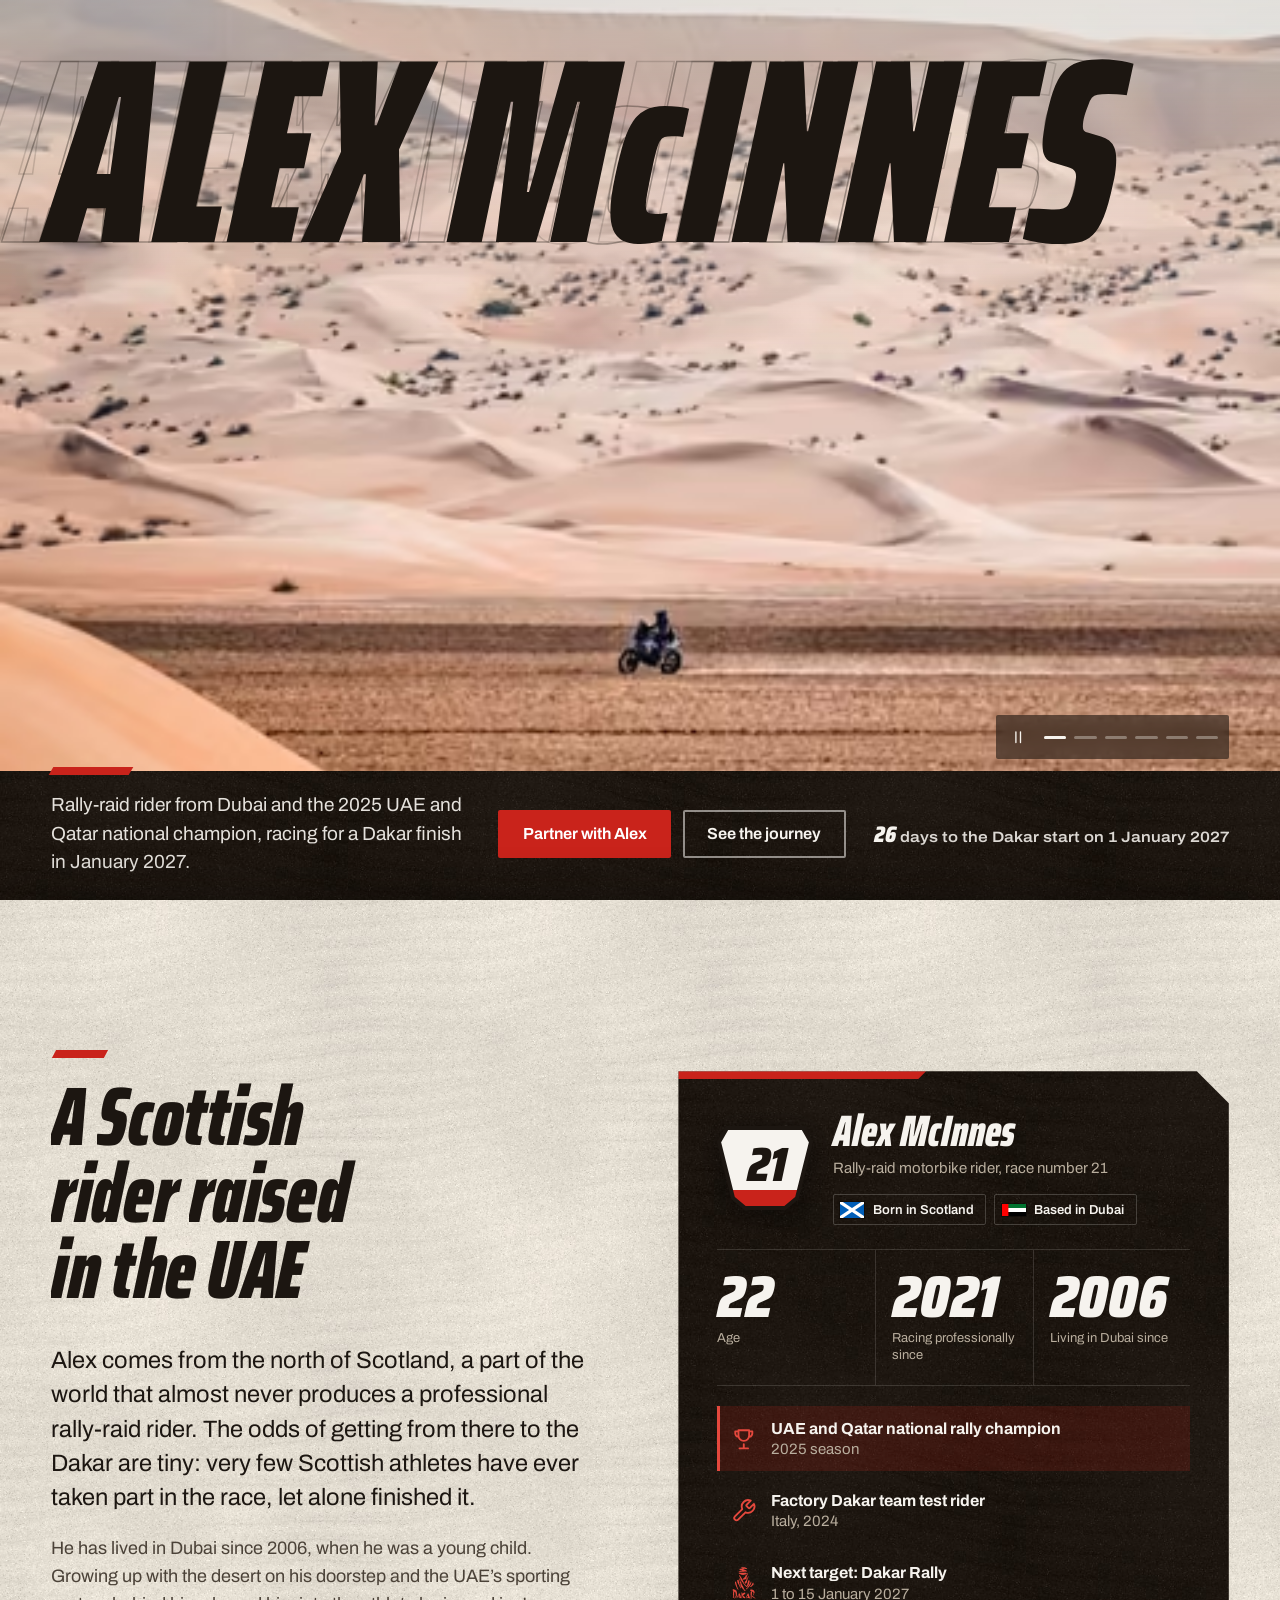
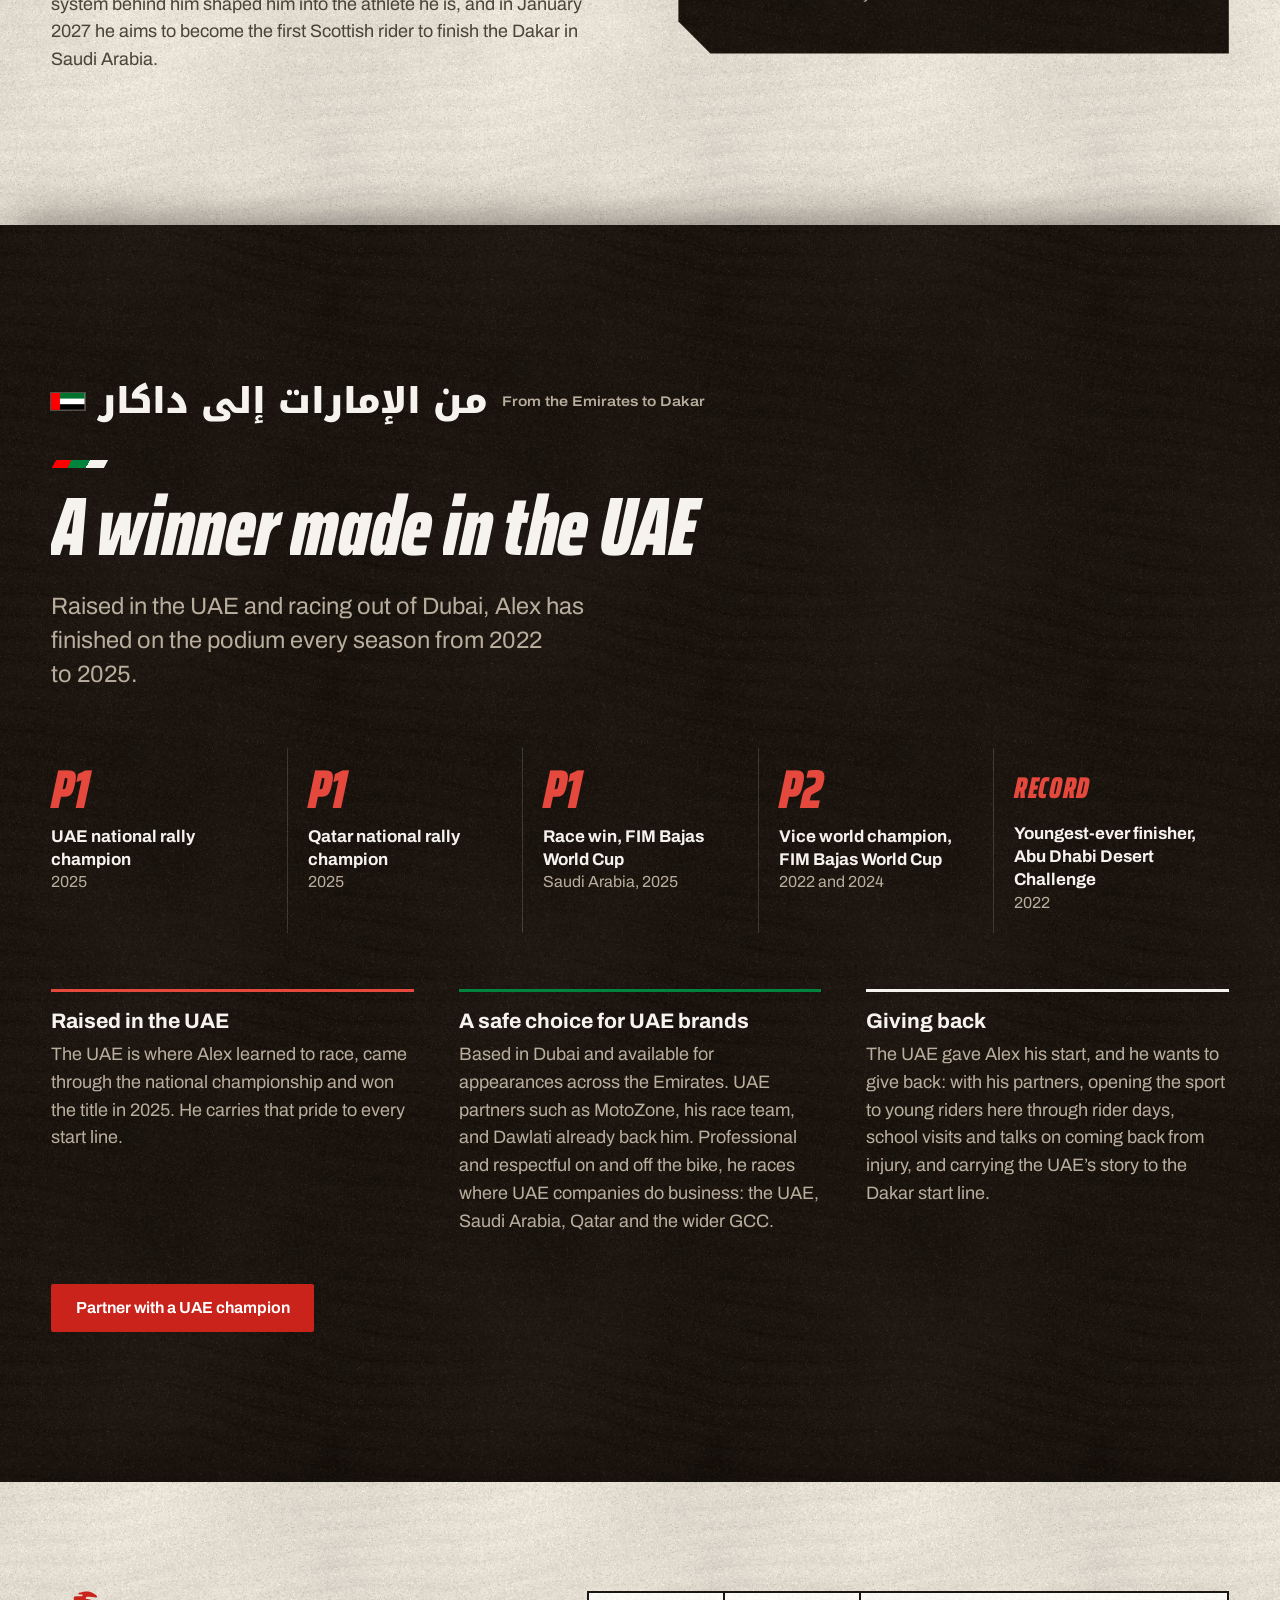
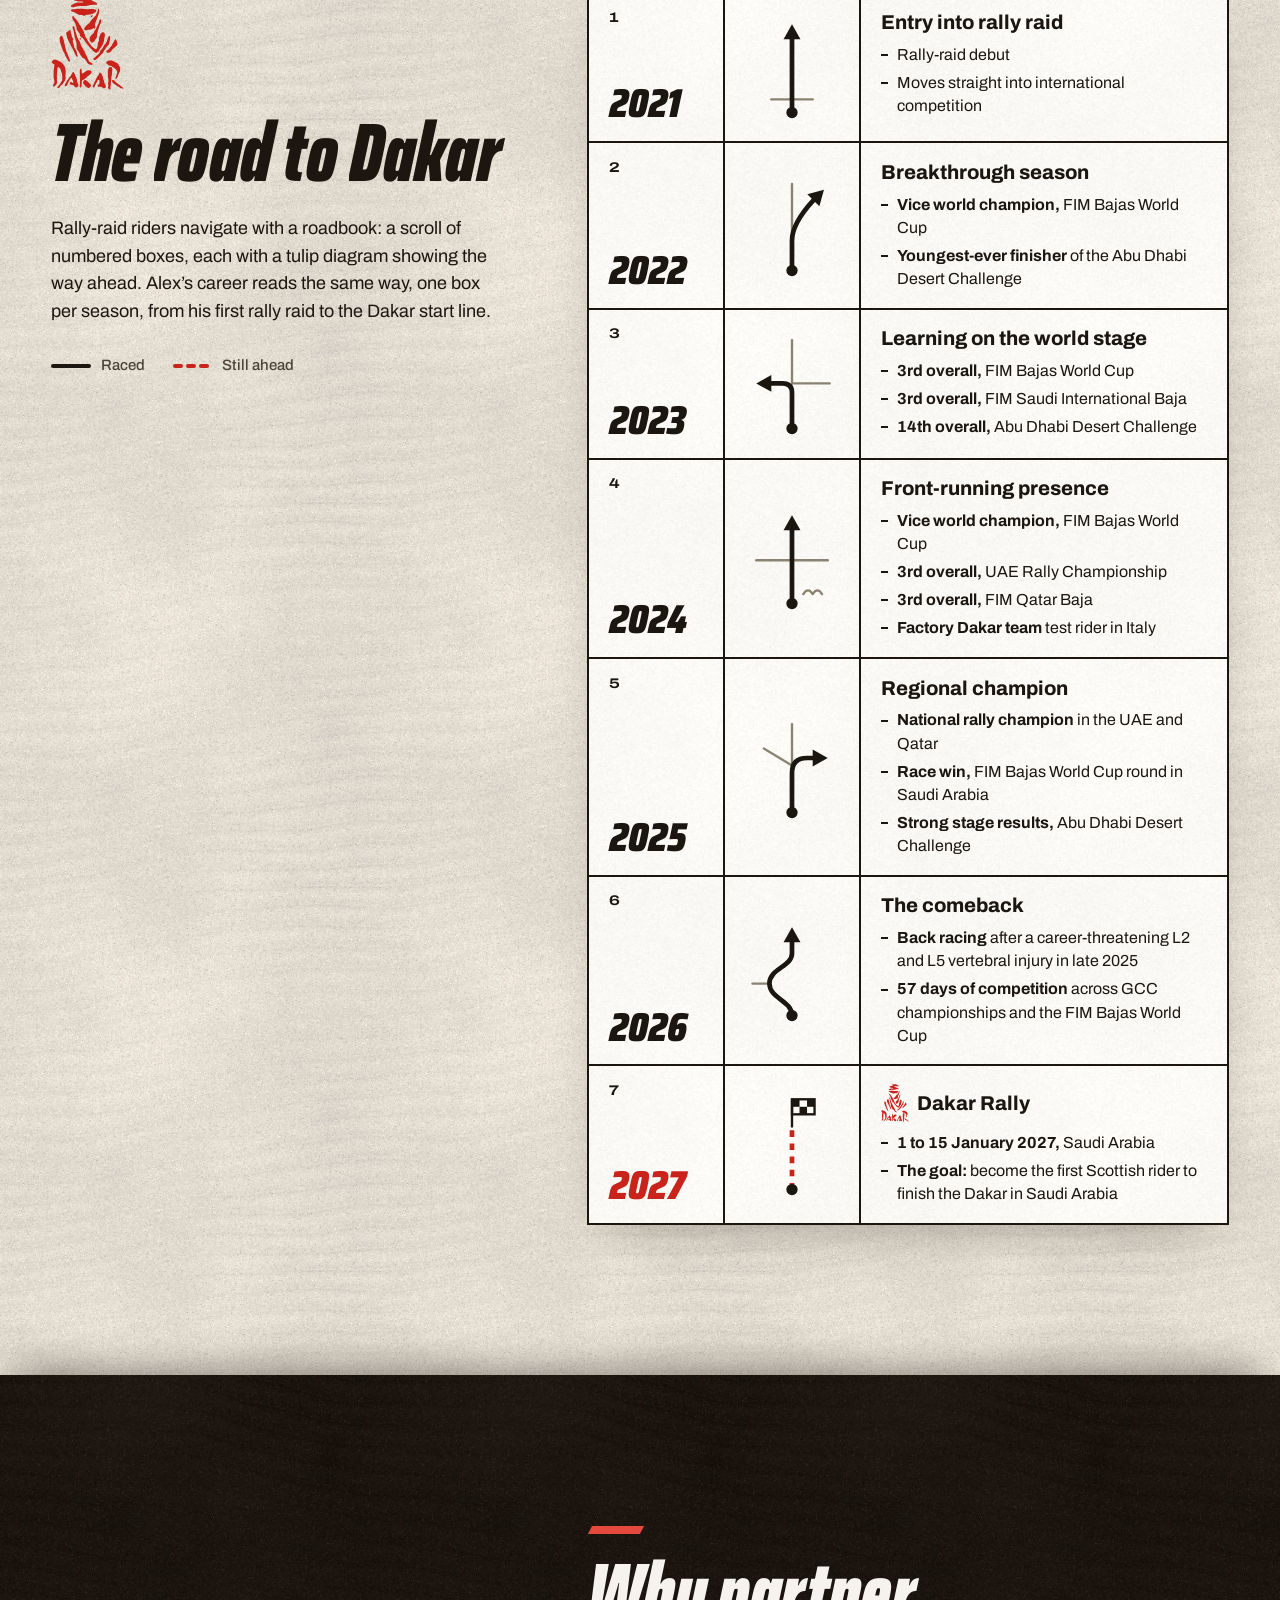
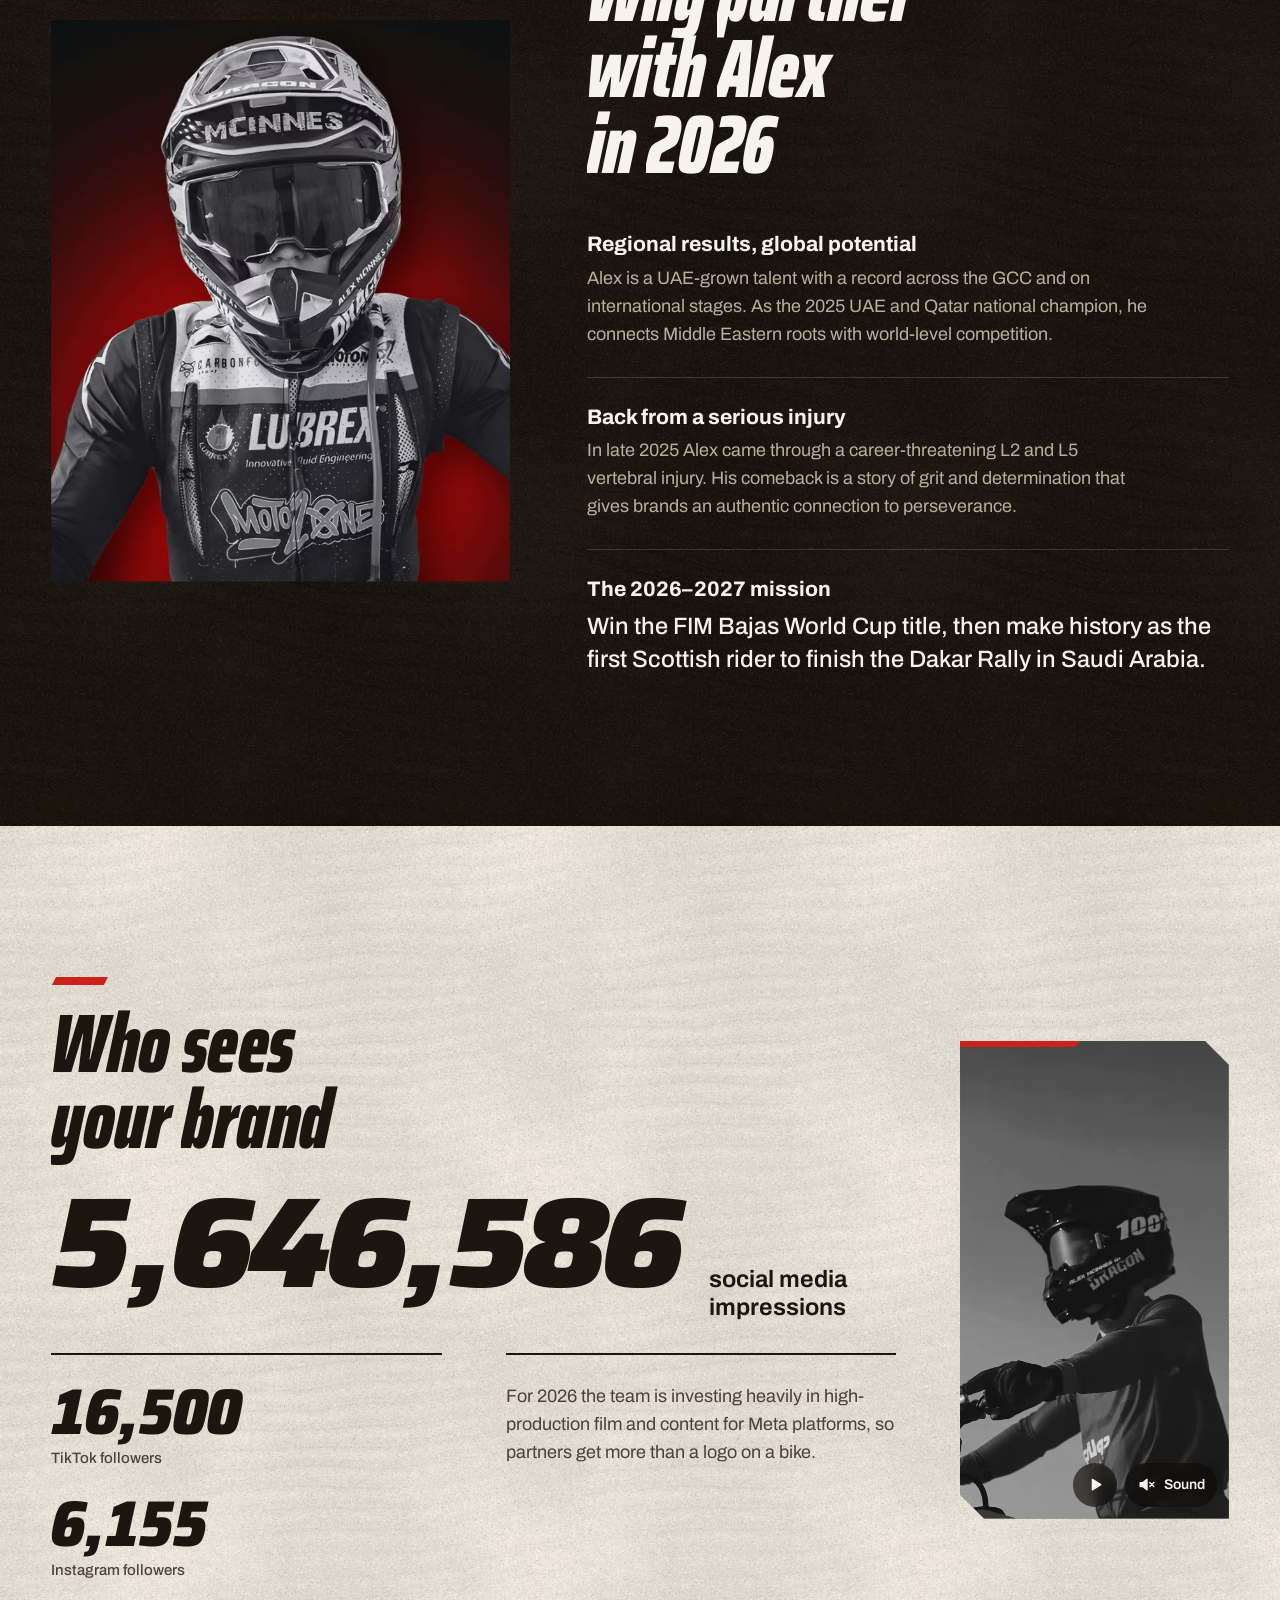
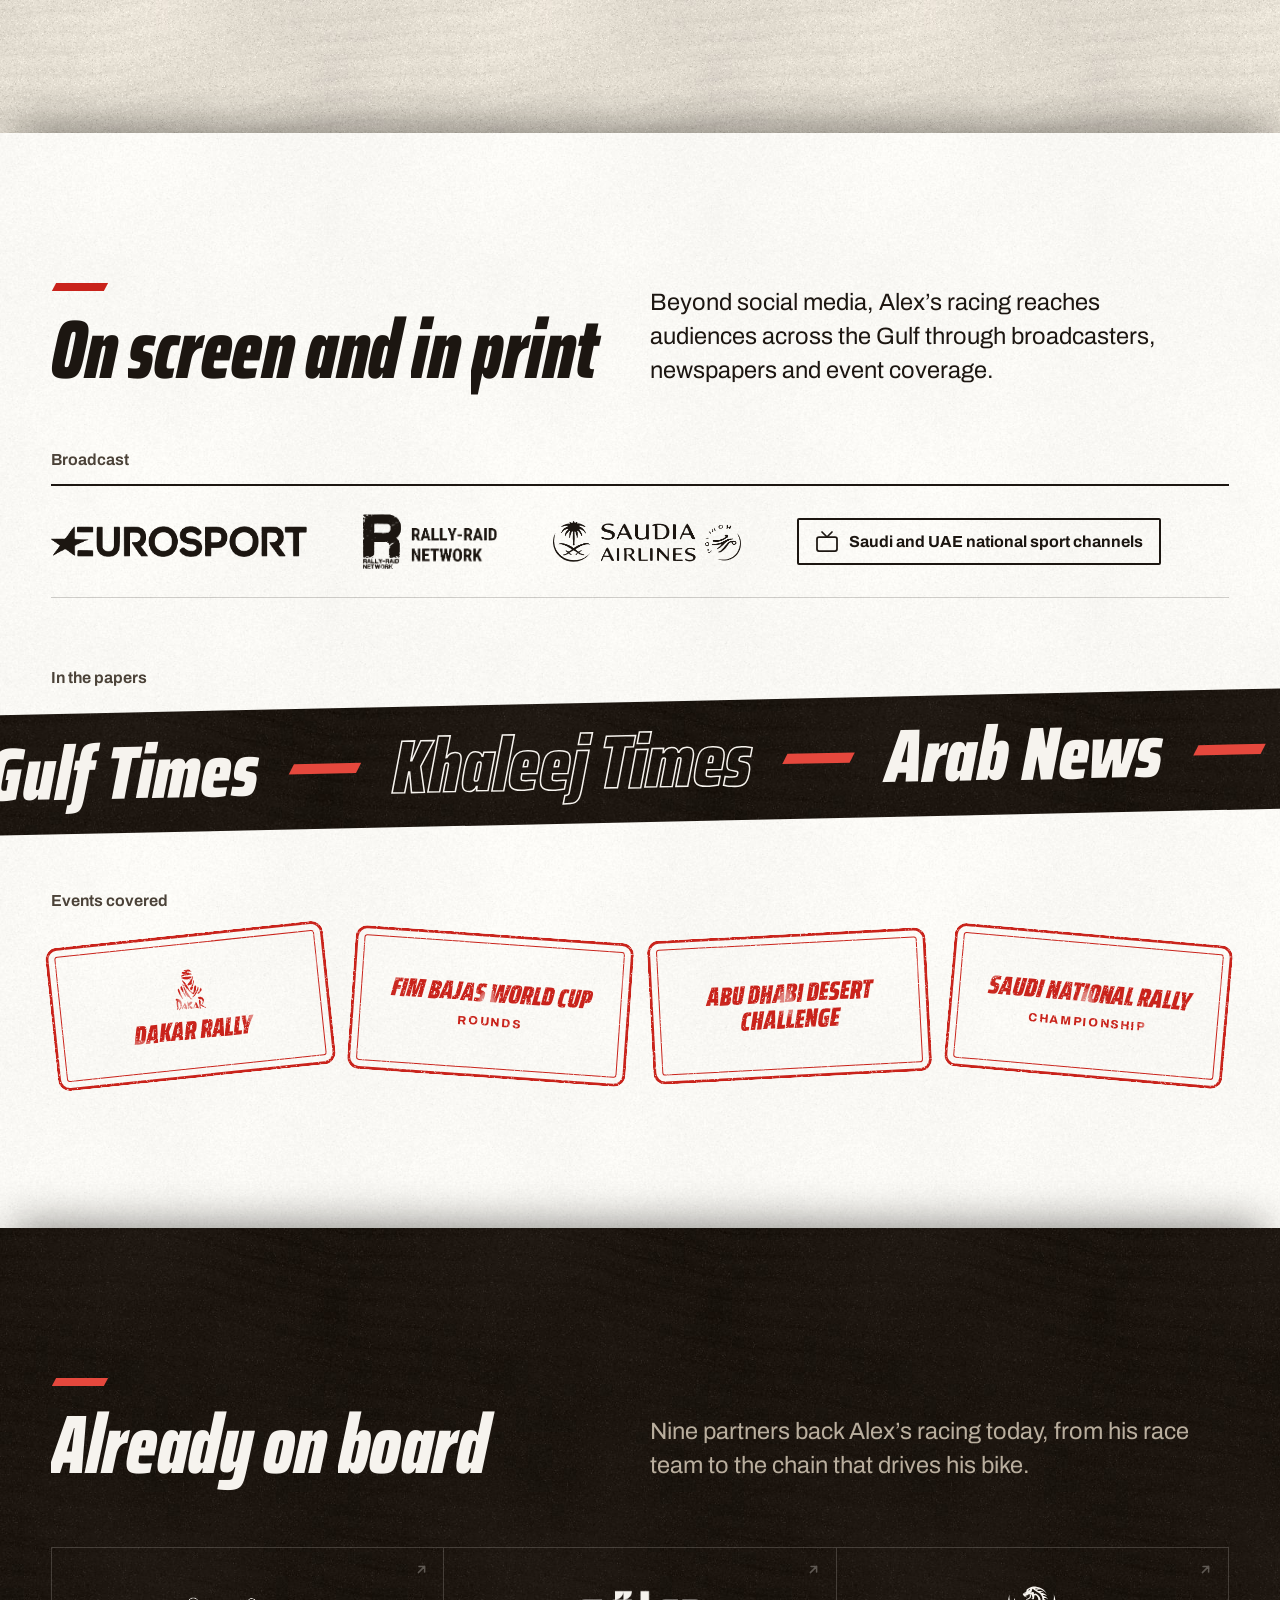
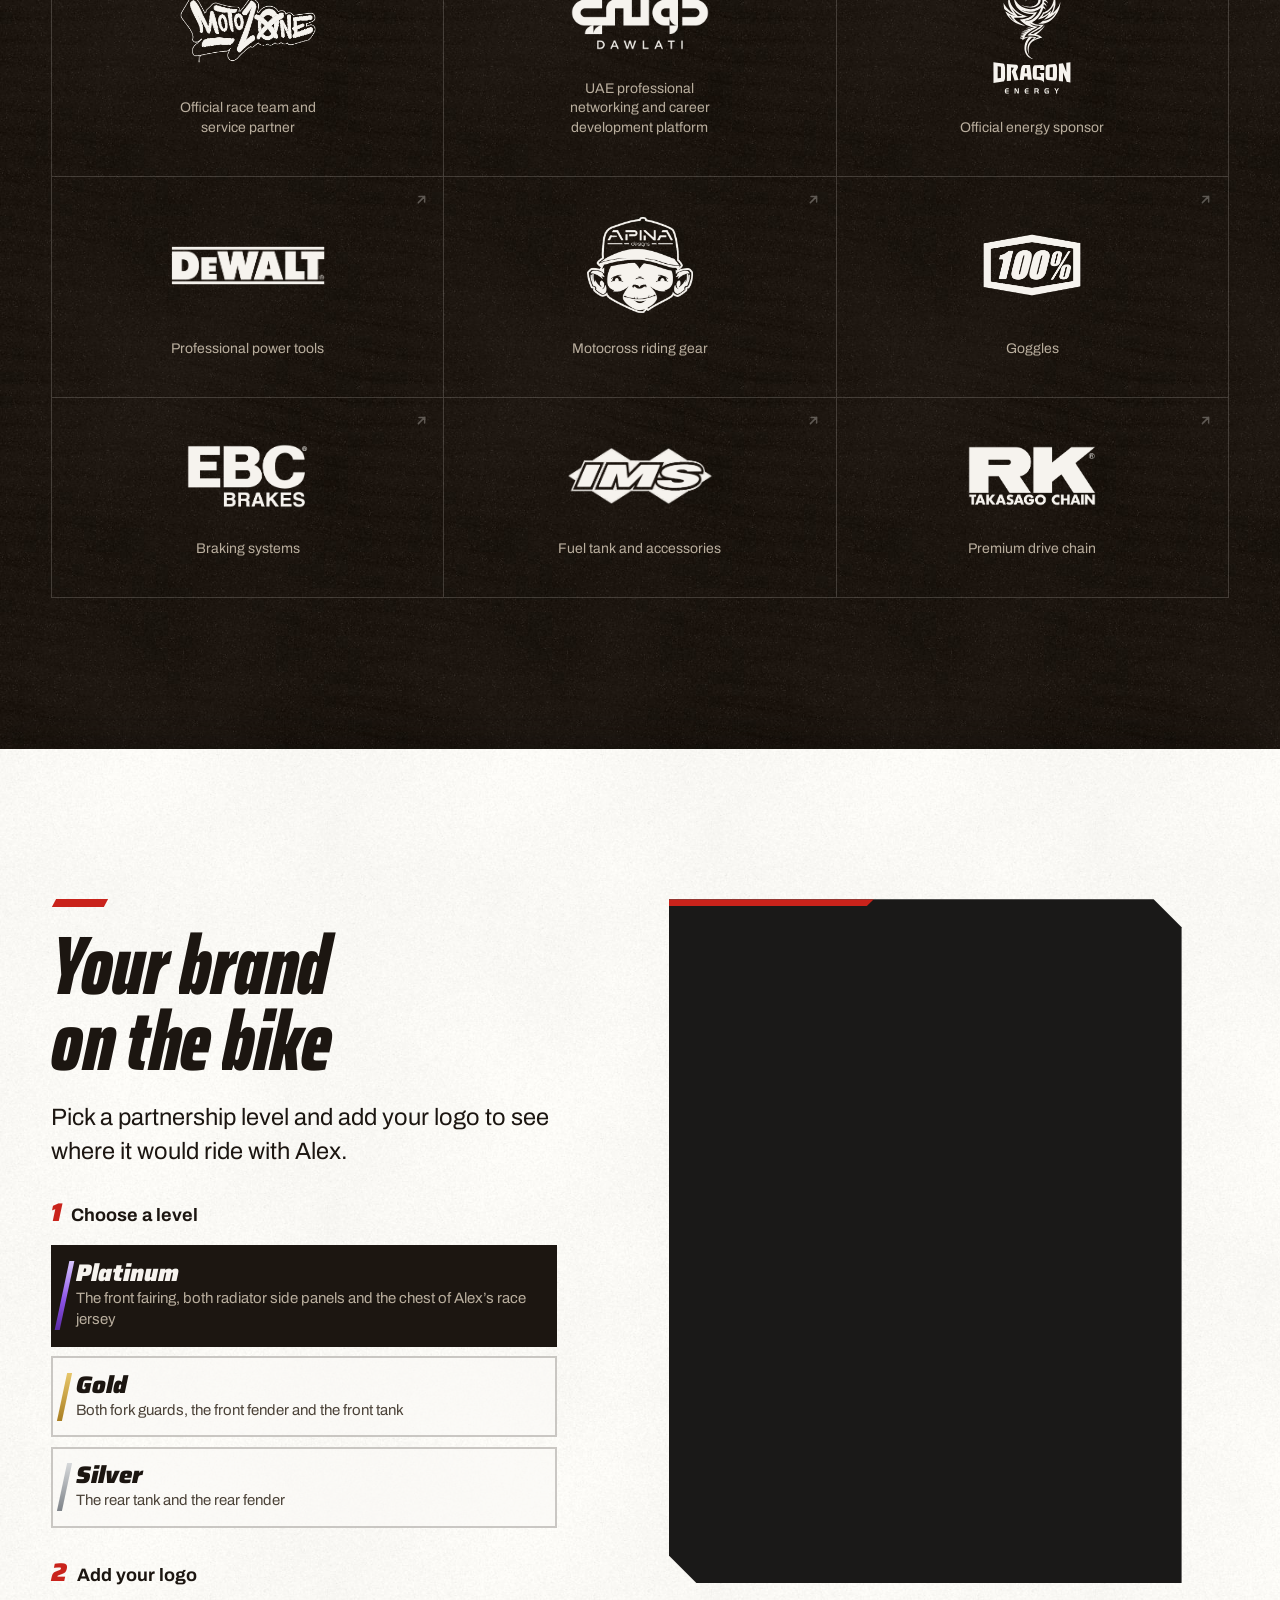
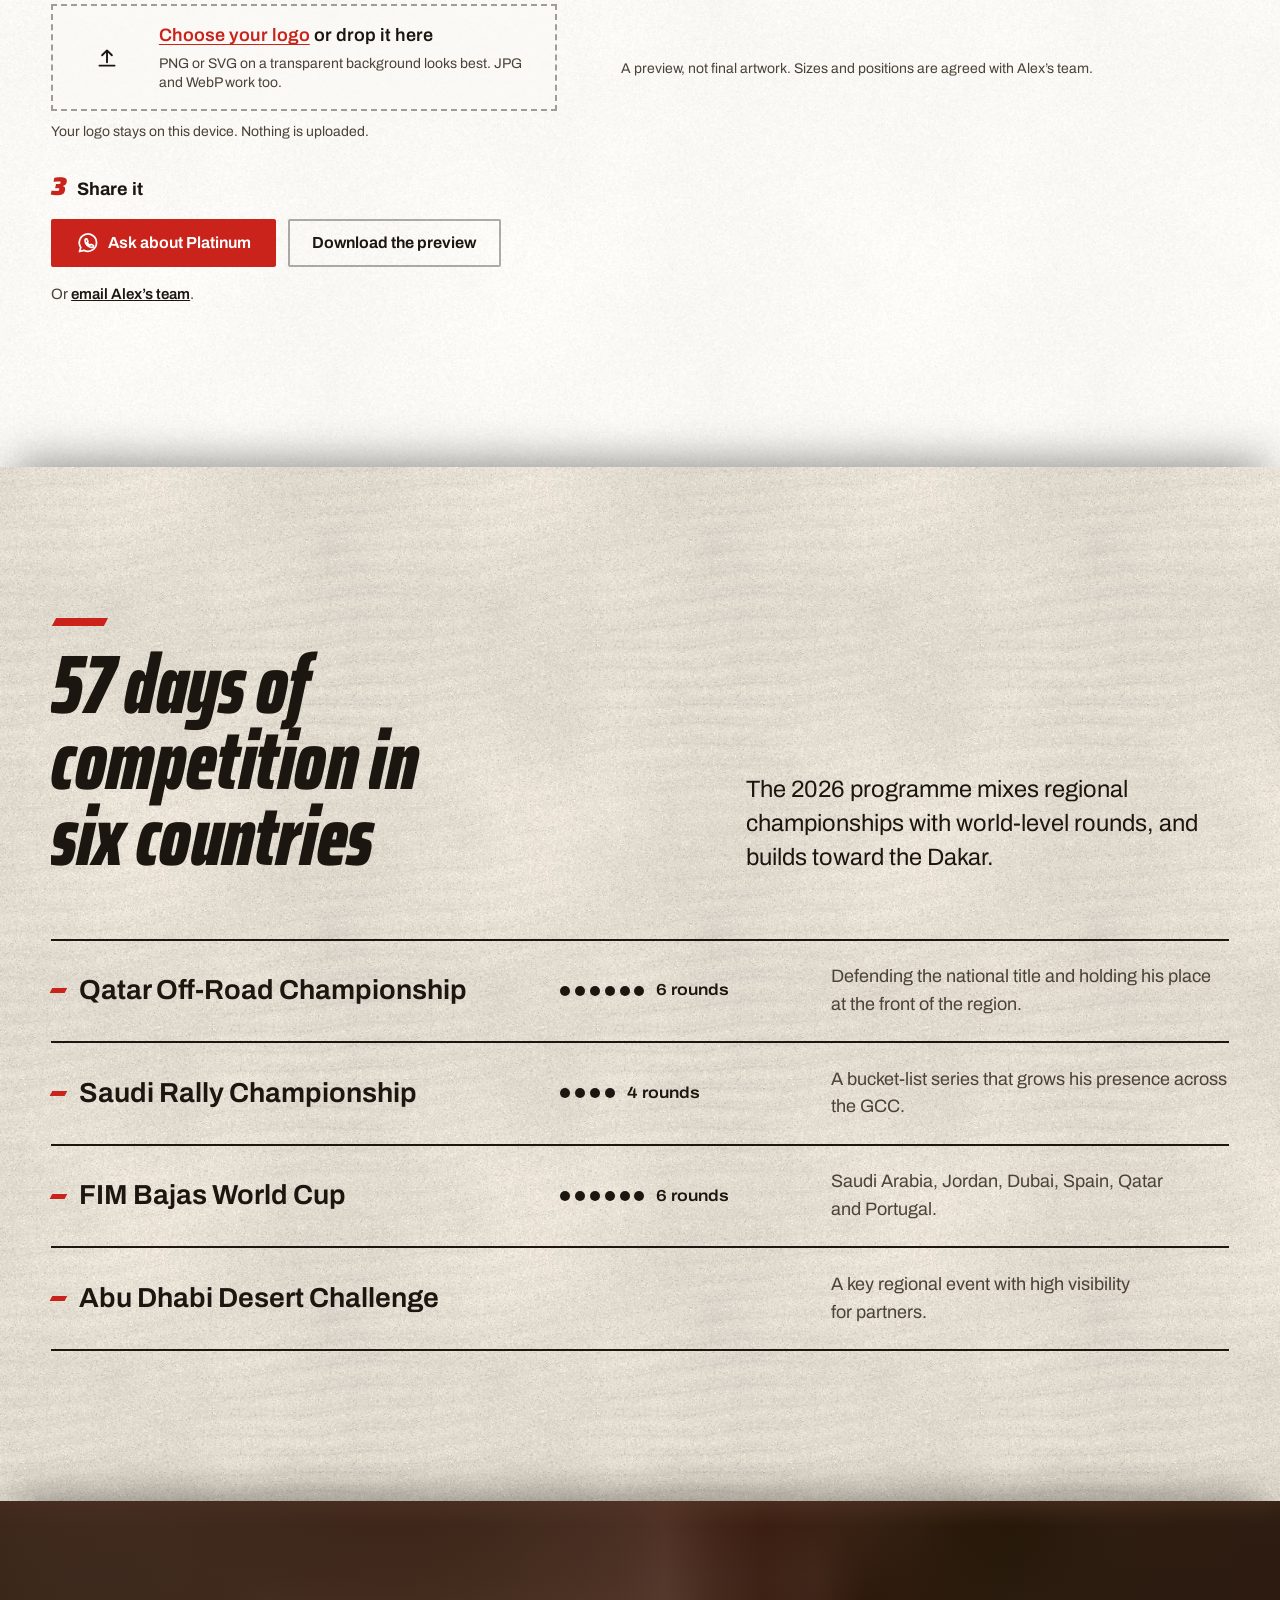
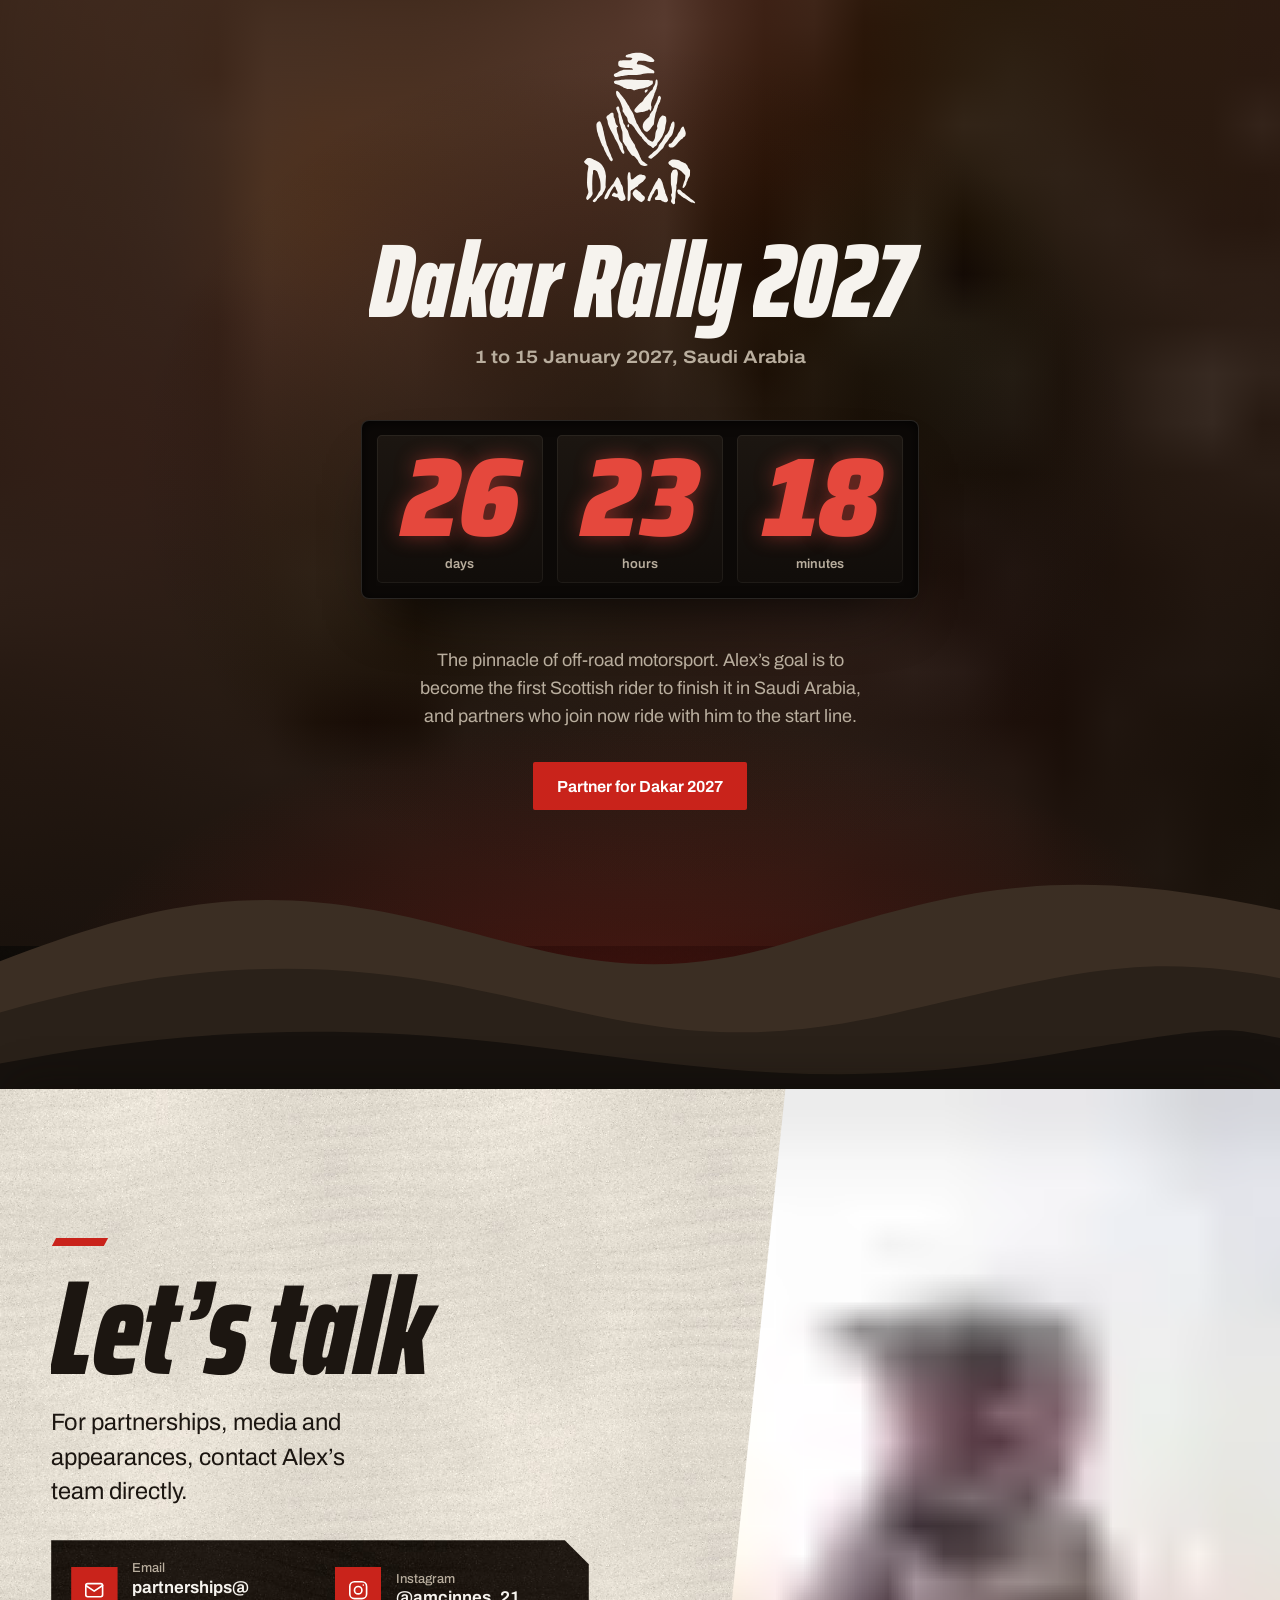
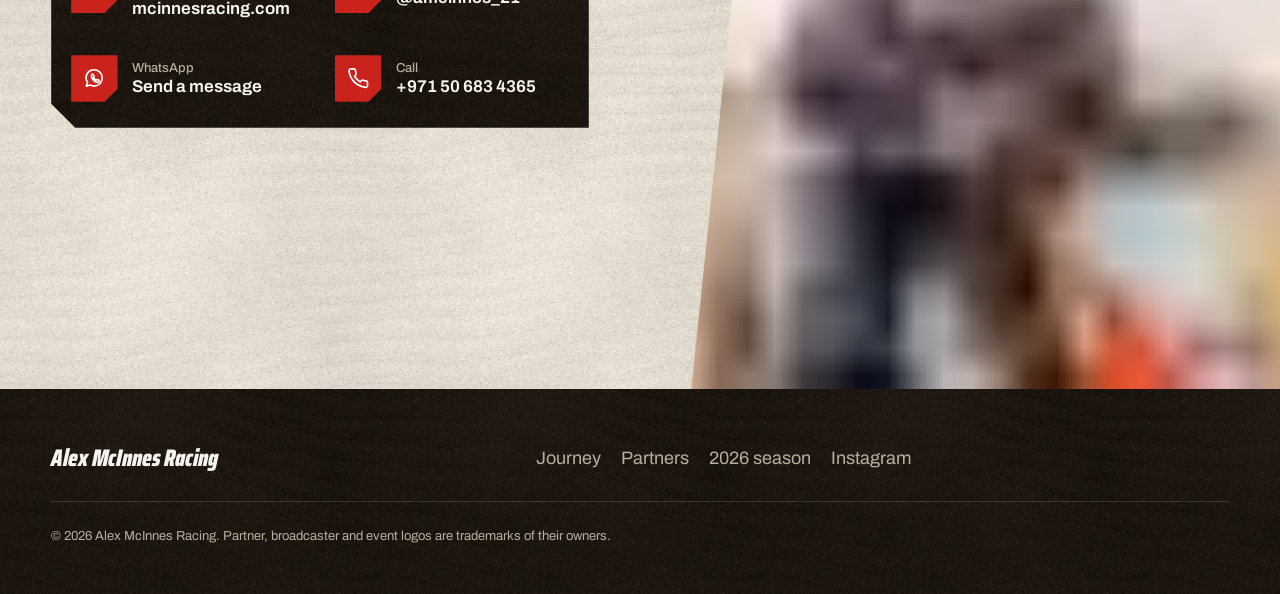
<file: alex-mcinnes-site/index.html>
<!doctype html>
<html lang="en-GB">
<head>
  <meta charset="utf-8">
  <meta name="viewport" content="width=device-width, initial-scale=1, viewport-fit=cover">
  <title>Alex McInnes | Dubai rally-raid rider racing Dakar 2027</title>
  <meta name="description" content="Alex McInnes, 22, is a Dubai-based rally-raid rider, 2025 UAE and Qatar national champion, racing for Dakar 2027. Partnership enquiries welcome.">
  <link rel="canonical" href="https://mcinnesracing.com/">
  <meta name="theme-color" content="#1C1611">

  <meta property="og:type" content="website">
  <meta property="og:site_name" content="Alex McInnes Racing">
  <meta property="og:title" content="Alex McInnes, rally-raid rider #21">
  <meta property="og:description" content="2025 UAE and Qatar national rally champion, racing for a Dakar finish in January 2027.">
  <meta property="og:url" content="https://mcinnesracing.com/">
  <meta property="og:image" content="https://mcinnesracing.com/og-image.jpg">
  <meta property="og:image:width" content="1200">
  <meta property="og:image:height" content="630">
  <meta property="og:image:alt" content="Alex McInnes riding his number 21 rally bike through desert dust">
  <meta name="twitter:card" content="summary_large_image">

  <link rel="icon" href="favicon.svg" type="image/svg+xml">
  <link rel="apple-touch-icon" href="apple-touch-icon.png">

  <link rel="preload" href="assets/fonts/saira-italic-display.woff2" as="font" type="font/woff2" crossorigin>
  <link rel="preload" href="assets/fonts/archivo-text.woff2" as="font" type="font/woff2" crossorigin>
  <link rel="preload" as="image" type="image/avif" media="(min-width: 700px)"
        imagesrcset="assets/img/hero-960.avif 960w, assets/img/hero-1440.avif 1440w, assets/img/hero-1920.avif 1920w, assets/img/hero-2560.avif 2000w"
        imagesizes="100vw">
  <link rel="preload" as="image" type="image/avif" media="(max-width: 699px)"
        imagesrcset="assets/img/hero-sq-480.avif 480w, assets/img/hero-sq-720.avif 720w, assets/img/hero-sq-960.avif 960w"
        imagesizes="100vw">

  <link rel="stylesheet" href="assets/css/site.css">
  <style id="lqip">
    :root {
      --lqip-hero: url([data-uri]);
      --lqip-hero-sq: url([data-uri]);
      --lqip-helmet: url([data-uri]);
      --lqip-helmet-sq: url([data-uri]);
      --lqip-dust: url([data-uri]);
      --lqip-dust-sq: url([data-uri]);
      --lqip-portrait: url([data-uri]);
      --lqip-contact: url([data-uri]);
      --lqip-contact-tall: url([data-uri]);
      --lqip-camel: url([data-uri]);
      --lqip-camel-sq: url([data-uri]);
      --lqip-reel-poster: url([data-uri]);
      --lqip-dune-run: url([data-uri]);
      --lqip-dune-run-sq: url([data-uri]);
      --lqip-rocks: url([data-uri]);
      --lqip-rocks-tall: url([data-uri]);
      --lqip-rocks-sq: url([data-uri]);
    }
  </style>

  <script type="application/ld+json">
  {
    "@context": "https://schema.org",
    "@graph": [
      {
        "@type": "WebSite",
        "@id": "https://mcinnesracing.com/#website",
        "name": "Alex McInnes Racing",
        "alternateName": "McInnes Racing",
        "url": "https://mcinnesracing.com/",
        "inLanguage": "en-GB",
        "about": { "@id": "https://mcinnesracing.com/#alex" }
      },
      {
        "@type": "Person",
        "@id": "https://mcinnesracing.com/#alex",
        "name": "Alex McInnes",
        "jobTitle": "Professional rally-raid motorbike rider",
        "description": "Scottish rally-raid motorbike rider, race number 21, based in Dubai. 2025 UAE and Qatar national rally champion, racing for a finish at the 2027 Dakar Rally.",
        "image": "https://mcinnesracing.com/og-image.jpg",
        "nationality": { "@type": "Country", "name": "United Kingdom" },
        "birthPlace": { "@type": "Place", "name": "Scotland" },
        "homeLocation": { "@type": "Place", "name": "Dubai, United Arab Emirates" },
        "knowsAbout": ["Rally raid", "Motorcycle racing", "Dakar Rally", "FIM Bajas World Cup"],
        "url": "https://mcinnesracing.com/",
        "email": "mailto:partnerships@mcinnesracing.com",
        "award": ["UAE National Rally Champion 2025", "Qatar National Rally Champion 2025"],
        "sameAs": ["https://www.instagram.com/amcinnes_21/"]
      }
    ]
  }
  </script>
  <script>var d=document.documentElement;d.classList.add("js");d.classList.add(matchMedia("(prefers-reduced-motion: reduce)").matches?"calm":"motion");try{var q=location.search;if(/[?&]team=off\b/.test(q))localStorage.removeItem("mcinnes-team");else if(/[?&]team\b/.test(q))localStorage.setItem("mcinnes-team","1");if(localStorage.getItem("mcinnes-team"))d.classList.add("team");if(/[?&]team\b/.test(q))history.replaceState(null,"",location.pathname+location.hash)}catch(e){}</script>
  <script src="assets/js/site.js" defer></script>
</head>
<body>
  <a class="skip" href="#main">Skip to content</a>

  <header class="nav is-tucked" id="nav">
    <div class="nav-inner">
      <a class="nav-brand" href="#top">
        <span class="brand-21" aria-hidden="true"></span>
        <span class="brand-logo" aria-hidden="true"></span>
        <span class="sr-only">Alex McInnes Racing</span>
      </a>
      <nav class="nav-links" aria-label="Main">
        <a href="#uae">UAE</a>
        <a href="#journey">Journey</a>
        <a href="#why">Why 2026</a>
        <a href="#reach">Reach</a>
        <a href="#partners">Partners</a>
        <a href="#livery">Your logo</a>
        <a href="#season">2026 season</a>
      </nav>
      <div class="nav-actions">
        <button class="nav-present" type="button" data-present>
          <svg class="icon" viewBox="0 0 24 24" aria-hidden="true" focusable="false"><rect x="3" y="4" width="18" height="12" rx="1.5"/><path d="M8 20h8M12 16v4"/></svg>
          <span>Present</span>
        </button>
        <a class="btn btn-primary btn-sm nav-cta" href="#contact">Partner with Alex</a>
        <button class="nav-menu" type="button" aria-expanded="false" aria-controls="menu">
          <svg class="icon icon-open" viewBox="0 0 24 24" aria-hidden="true" focusable="false"><path d="M4 7h16M4 12h16M4 17h16"/></svg>
          <svg class="icon icon-close" viewBox="0 0 24 24" aria-hidden="true" focusable="false"><path d="M6 6l12 12M18 6L6 18"/></svg>
          <span class="sr-only">Menu</span>
        </button>
      </div>
    </div>
    <div class="menu" id="menu" hidden>
      <nav aria-label="Main, mobile">
        <a href="#uae">Made in the UAE</a>
        <a href="#journey">Journey</a>
        <a href="#why">Why 2026</a>
        <a href="#reach">Reach</a>
        <a href="#partners">Partners</a>
        <a href="#livery">Your logo</a>
        <a href="#season">2026 season</a>
        <a href="#contact">Contact</a>
      </nav>
      <div class="menu-actions">
        <a class="btn btn-primary" href="#contact">Partner with Alex</a>
        <button class="btn btn-quiet" type="button" data-present>Present the pitch</button>
      </div>
    </div>
  </header>

  <main id="main">

    <!-- Hero -->
    <section class="hero stack" id="top" data-stop aria-labelledby="hero-title">
      <div class="hero-media" role="group" aria-roledescription="carousel" aria-label="Photos of Alex racing">
        <div class="hero-slides" id="hero-slides" aria-live="off">
          <div class="hero-slide is-shown name-top tone-ink" style="--i: 0; --pos: 41% 32%; --lqip: var(--lqip-hero); --lqip-sq: var(--lqip-hero-sq)" data-name="top ink, tl ink, tr ink" data-subjects="0.375 0.55 0.45 0.69" role="group" aria-roledescription="slide" aria-label="1 of 6">
            <picture>
              <source media="(max-width: 699px)" type="image/avif" srcset="assets/img/hero-sq-480.avif 480w, assets/img/hero-sq-720.avif 720w, assets/img/hero-sq-960.avif 960w" sizes="100vw">
              <source media="(max-width: 699px)" type="image/webp" srcset="assets/img/hero-sq-480.webp 480w, assets/img/hero-sq-720.webp 720w, assets/img/hero-sq-960.webp 960w" sizes="100vw">
              <source media="(max-width: 699px)" srcset="assets/img/hero-sq-480.jpg 480w, assets/img/hero-sq-720.jpg 720w, assets/img/hero-sq-960.jpg 960w" sizes="100vw">
              <source type="image/avif" srcset="assets/img/hero-960.avif 960w, assets/img/hero-1440.avif 1440w, assets/img/hero-1920.avif 1920w, assets/img/hero-2560.avif 2000w" sizes="100vw">
              <source type="image/webp" srcset="assets/img/hero-960.webp 960w, assets/img/hero-1440.webp 1440w, assets/img/hero-1920.webp 1920w, assets/img/hero-2560.webp 2000w" sizes="100vw">
              <img src="assets/img/hero-1440.jpg"
                   srcset="assets/img/hero-960.jpg 960w, assets/img/hero-1440.jpg 1440w, assets/img/hero-1920.jpg 1920w, assets/img/hero-2560.jpg 2000w"
                   sizes="100vw" width="2000" height="1333" fetchpriority="high" decoding="async"
                   alt="Alex McInnes riding his rally bike across a flat between towering sand dunes">
            </picture>
            <div class="hero-name slide-name" aria-hidden="true">
              <span class="hero-name-art"> <span class="word"><span class="ch" style="--i:0">A</span><span class="ch" style="--i:1">L</span><span class="ch" style="--i:2">E</span><span class="ch" style="--i:3">X</span></span> <span class="word"><span class="ch" style="--i:5">M</span><span class="ch" style="--i:6">c</span><span class="ch" style="--i:7">I</span><span class="ch" style="--i:8">N</span><span class="ch" style="--i:9">N</span><span class="ch" style="--i:10">E</span><span class="ch" style="--i:11">S</span></span> </span>
              <span class="hero-echo"><span class="word">ALEX</span> <span class="word">McINNES</span></span>
              <span class="hero-echo hero-echo-far"><span class="word">ALEX</span> <span class="word">McINNES</span></span>
            </div>
          </div>
          <div class="hero-slide name-bl tone-light" style="--i: 1; --pos: 55% 45%; --lqip: var(--lqip-helmet); --lqip-sq: var(--lqip-helmet-sq)" data-name="bottom light, bl light, tl ink" data-subjects="0.28 0 0.84 0.5; 0.42 0.4 0.73 0.74" role="group" aria-roledescription="slide" aria-label="2 of 6" aria-hidden="true">
            <picture>
              <source media="(max-width: 699px)" type="image/avif" srcset="assets/img/helmet-sq-480.avif 480w, assets/img/helmet-sq-720.avif 720w, assets/img/helmet-sq-960.avif 960w" sizes="100vw">
              <source media="(max-width: 699px)" type="image/webp" srcset="assets/img/helmet-sq-480.webp 480w, assets/img/helmet-sq-720.webp 720w, assets/img/helmet-sq-960.webp 960w" sizes="100vw">
              <source media="(max-width: 699px)" srcset="assets/img/helmet-sq-480.jpg 480w, assets/img/helmet-sq-720.jpg 720w, assets/img/helmet-sq-960.jpg 960w" sizes="100vw">
              <source type="image/avif" srcset="assets/img/helmet-960.avif 960w, assets/img/helmet-1440.avif 1440w, assets/img/helmet-1920.avif 1920w" sizes="100vw">
              <source type="image/webp" srcset="assets/img/helmet-960.webp 960w, assets/img/helmet-1440.webp 1440w, assets/img/helmet-1920.webp 1920w" sizes="100vw">
              <img src="assets/img/helmet-1440.jpg"
                   srcset="assets/img/helmet-960.jpg 960w, assets/img/helmet-1440.jpg 1440w, assets/img/helmet-1920.jpg 1920w"
                   sizes="100vw" width="1920" height="1280" loading="lazy" decoding="async"
                   alt="Alex McInnes in his helmet and goggles, side on, carrying his partners’ logos">
            </picture>
            <div class="hero-name slide-name" aria-hidden="true">
              <span class="hero-name-art"> <span class="word"><span class="ch" style="--i:0">A</span><span class="ch" style="--i:1">L</span><span class="ch" style="--i:2">E</span><span class="ch" style="--i:3">X</span></span> <span class="word"><span class="ch" style="--i:5">M</span><span class="ch" style="--i:6">c</span><span class="ch" style="--i:7">I</span><span class="ch" style="--i:8">N</span><span class="ch" style="--i:9">N</span><span class="ch" style="--i:10">E</span><span class="ch" style="--i:11">S</span></span> </span>
              <span class="hero-echo"><span class="word">ALEX</span> <span class="word">McINNES</span></span>
              <span class="hero-echo hero-echo-far"><span class="word">ALEX</span> <span class="word">McINNES</span></span>
            </div>
          </div>
          <div class="hero-slide name-tr tone-ink" style="--i: 2; --pos: 44% 45%; --lqip: var(--lqip-camel); --lqip-sq: var(--lqip-camel-sq)" data-name="top ink, tr ink" data-subjects="0.15 0.26 0.26 0.45; 0.58 0.55 0.74 0.77" role="group" aria-roledescription="slide" aria-label="3 of 6" aria-hidden="true">
            <picture>
              <source media="(max-width: 699px)" type="image/avif" srcset="assets/img/camel-sq-480.avif 480w, assets/img/camel-sq-720.avif 720w, assets/img/camel-sq-960.avif 960w" sizes="100vw">
              <source media="(max-width: 699px)" type="image/webp" srcset="assets/img/camel-sq-480.webp 480w, assets/img/camel-sq-720.webp 720w, assets/img/camel-sq-960.webp 960w" sizes="100vw">
              <source media="(max-width: 699px)" srcset="assets/img/camel-sq-480.jpg 480w, assets/img/camel-sq-720.jpg 720w, assets/img/camel-sq-960.jpg 960w" sizes="100vw">
              <source type="image/avif" srcset="assets/img/camel-640.avif 640w, assets/img/camel-960.avif 960w, assets/img/camel-1280.avif 1280w, assets/img/camel-1920.avif 1920w" sizes="100vw">
              <source type="image/webp" srcset="assets/img/camel-640.webp 640w, assets/img/camel-960.webp 960w, assets/img/camel-1280.webp 1280w, assets/img/camel-1920.webp 1920w" sizes="100vw">
              <img src="assets/img/camel-1280.jpg"
                   srcset="assets/img/camel-640.jpg 640w, assets/img/camel-960.jpg 960w, assets/img/camel-1280.jpg 1280w, assets/img/camel-1920.jpg 1920w"
                   sizes="100vw" width="1920" height="1280" loading="lazy" decoding="async"
                   alt="Alex McInnes, plate 21, riding across a dune past a camel">
            </picture>
            <div class="hero-name slide-name" aria-hidden="true">
              <span class="hero-name-art"> <span class="word"><span class="ch" style="--i:0">A</span><span class="ch" style="--i:1">L</span><span class="ch" style="--i:2">E</span><span class="ch" style="--i:3">X</span></span> <span class="word"><span class="ch" style="--i:5">M</span><span class="ch" style="--i:6">c</span><span class="ch" style="--i:7">I</span><span class="ch" style="--i:8">N</span><span class="ch" style="--i:9">N</span><span class="ch" style="--i:10">E</span><span class="ch" style="--i:11">S</span></span> </span>
              <span class="hero-echo"><span class="word">ALEX</span> <span class="word">McINNES</span></span>
              <span class="hero-echo hero-echo-far"><span class="word">ALEX</span> <span class="word">McINNES</span></span>
            </div>
          </div>
          <div class="hero-slide name-tl tone-ink" style="--i: 3; --pos: 30% 50%; --pos-p: 61% 50%; --lqip: var(--lqip-dust); --lqip-sq: var(--lqip-dust-sq)" data-name="tl ink, top ink" data-subjects="0.48 0.25 0.75 1" role="group" aria-roledescription="slide" aria-label="4 of 6" aria-hidden="true">
            <picture>
              <source media="(max-width: 699px)" type="image/avif" srcset="assets/img/dust-sq-480.avif 480w, assets/img/dust-sq-720.avif 720w, assets/img/dust-sq-960.avif 960w" sizes="100vw">
              <source media="(max-width: 699px)" type="image/webp" srcset="assets/img/dust-sq-480.webp 480w, assets/img/dust-sq-720.webp 720w, assets/img/dust-sq-960.webp 960w" sizes="100vw">
              <source media="(max-width: 699px)" srcset="assets/img/dust-sq-480.jpg 480w, assets/img/dust-sq-720.jpg 720w, assets/img/dust-sq-960.jpg 960w" sizes="100vw">
              <source type="image/avif" srcset="assets/img/dust-960.avif 960w, assets/img/dust-1440.avif 1440w, assets/img/dust-1920.avif 1920w, assets/img/dust-2560.avif 2560w" sizes="100vw">
              <source type="image/webp" srcset="assets/img/dust-960.webp 960w, assets/img/dust-1440.webp 1440w, assets/img/dust-1920.webp 1920w, assets/img/dust-2560.webp 2560w" sizes="100vw">
              <img src="assets/img/dust-1440.jpg"
                   srcset="assets/img/dust-960.jpg 960w, assets/img/dust-1440.jpg 1440w, assets/img/dust-1920.jpg 1920w, assets/img/dust-2560.jpg 2560w"
                   sizes="100vw" width="2560" height="982" loading="lazy" decoding="async"
                   alt="Alex McInnes riding his number 21 rally bike through desert dust">
            </picture>
            <div class="hero-name slide-name" aria-hidden="true">
              <span class="hero-name-art"> <span class="word"><span class="ch" style="--i:0">A</span><span class="ch" style="--i:1">L</span><span class="ch" style="--i:2">E</span><span class="ch" style="--i:3">X</span></span> <span class="word"><span class="ch" style="--i:5">M</span><span class="ch" style="--i:6">c</span><span class="ch" style="--i:7">I</span><span class="ch" style="--i:8">N</span><span class="ch" style="--i:9">N</span><span class="ch" style="--i:10">E</span><span class="ch" style="--i:11">S</span></span> </span>
              <span class="hero-echo"><span class="word">ALEX</span> <span class="word">McINNES</span></span>
              <span class="hero-echo hero-echo-far"><span class="word">ALEX</span> <span class="word">McINNES</span></span>
            </div>
          </div>
          <div class="hero-slide name-tr tone-light" style="--i: 4; --pos: 45% 85%; --lqip: var(--lqip-rocks); --lqip-sq: var(--lqip-rocks-sq)" data-name="tr light, tl ink, top light" data-subjects="0.25 0.6 0.41 0.86" role="group" aria-roledescription="slide" aria-label="5 of 6" aria-hidden="true">
            <picture>
              <source media="(max-width: 699px)" type="image/avif" srcset="assets/img/rocks-sq-480.avif 480w, assets/img/rocks-sq-720.avif 720w, assets/img/rocks-sq-960.avif 960w" sizes="100vw">
              <source media="(max-width: 699px)" type="image/webp" srcset="assets/img/rocks-sq-480.webp 480w, assets/img/rocks-sq-720.webp 720w, assets/img/rocks-sq-960.webp 960w" sizes="100vw">
              <source media="(max-width: 699px)" srcset="assets/img/rocks-sq-480.jpg 480w, assets/img/rocks-sq-720.jpg 720w, assets/img/rocks-sq-960.jpg 960w" sizes="100vw">
              <source type="image/avif" srcset="assets/img/rocks-960.avif 960w, assets/img/rocks-1440.avif 1440w, assets/img/rocks-1920.avif 1920w" sizes="100vw">
              <source type="image/webp" srcset="assets/img/rocks-960.webp 960w, assets/img/rocks-1440.webp 1440w, assets/img/rocks-1920.webp 1920w" sizes="100vw">
              <img src="assets/img/rocks-1440.jpg"
                   srcset="assets/img/rocks-960.jpg 960w, assets/img/rocks-1440.jpg 1440w, assets/img/rocks-1920.jpg 1920w"
                   sizes="100vw" width="1920" height="1280" loading="lazy" decoding="async"
                   alt="Alex McInnes riding down a red dune beside a wall of rock">
            </picture>
            <div class="hero-name slide-name" aria-hidden="true">
              <span class="hero-name-art"> <span class="word"><span class="ch" style="--i:0">A</span><span class="ch" style="--i:1">L</span><span class="ch" style="--i:2">E</span><span class="ch" style="--i:3">X</span></span> <span class="word"><span class="ch" style="--i:5">M</span><span class="ch" style="--i:6">c</span><span class="ch" style="--i:7">I</span><span class="ch" style="--i:8">N</span><span class="ch" style="--i:9">N</span><span class="ch" style="--i:10">E</span><span class="ch" style="--i:11">S</span></span> </span>
              <span class="hero-echo"><span class="word">ALEX</span> <span class="word">McINNES</span></span>
              <span class="hero-echo hero-echo-far"><span class="word">ALEX</span> <span class="word">McINNES</span></span>
            </div>
          </div>
          <div class="hero-slide name-tl tone-ink" style="--i: 5; --pos: 53% 60%; --lqip: var(--lqip-dune-run); --lqip-sq: var(--lqip-dune-run-sq)" data-name="top ink, tl ink, tr ink" data-subjects="0.44 0.32 0.63 0.86" role="group" aria-roledescription="slide" aria-label="6 of 6" aria-hidden="true">
            <picture>
              <source media="(max-width: 699px)" type="image/avif" srcset="assets/img/dune-run-sq-480.avif 480w, assets/img/dune-run-sq-720.avif 720w, assets/img/dune-run-sq-960.avif 960w" sizes="100vw">
              <source media="(max-width: 699px)" type="image/webp" srcset="assets/img/dune-run-sq-480.webp 480w, assets/img/dune-run-sq-720.webp 720w, assets/img/dune-run-sq-960.webp 960w" sizes="100vw">
              <source media="(max-width: 699px)" srcset="assets/img/dune-run-sq-480.jpg 480w, assets/img/dune-run-sq-720.jpg 720w, assets/img/dune-run-sq-960.jpg 960w" sizes="100vw">
              <source type="image/avif" srcset="assets/img/dune-run-960.avif 960w, assets/img/dune-run-1440.avif 1440w, assets/img/dune-run-1920.avif 1920w" sizes="100vw">
              <source type="image/webp" srcset="assets/img/dune-run-960.webp 960w, assets/img/dune-run-1440.webp 1440w, assets/img/dune-run-1920.webp 1920w" sizes="100vw">
              <img src="assets/img/dune-run-1440.jpg"
                   srcset="assets/img/dune-run-960.jpg 960w, assets/img/dune-run-1440.jpg 1440w, assets/img/dune-run-1920.jpg 1920w"
                   sizes="100vw" width="1920" height="1281" loading="lazy" decoding="async"
                   alt="Alex McInnes racing down a dune towards the camera, sand spraying from the rear wheel">
            </picture>
            <div class="hero-name slide-name" aria-hidden="true">
              <span class="hero-name-art"> <span class="word"><span class="ch" style="--i:0">A</span><span class="ch" style="--i:1">L</span><span class="ch" style="--i:2">E</span><span class="ch" style="--i:3">X</span></span> <span class="word"><span class="ch" style="--i:5">M</span><span class="ch" style="--i:6">c</span><span class="ch" style="--i:7">I</span><span class="ch" style="--i:8">N</span><span class="ch" style="--i:9">N</span><span class="ch" style="--i:10">E</span><span class="ch" style="--i:11">S</span></span> </span>
              <span class="hero-echo"><span class="word">ALEX</span> <span class="word">McINNES</span></span>
              <span class="hero-echo hero-echo-far"><span class="word">ALEX</span> <span class="word">McINNES</span></span>
            </div>
          </div>
        </div>
        <div class="hero-controls" hidden>
          <button class="hero-toggle" type="button" aria-controls="hero-slides" aria-label="Pause the photos">
            <svg class="icon icon-pause" viewBox="0 0 24 24" aria-hidden="true" focusable="false"><path d="M9 5v14M15 5v14"/></svg>
            <svg class="icon icon-play" viewBox="0 0 24 24" aria-hidden="true" focusable="false"><path d="M8 5l11 7-11 7z"/></svg>
          </button>
          <button class="hero-dot" type="button" aria-controls="hero-slides" aria-label="Show photo 1 of 6" aria-current="true"><span></span></button>
          <button class="hero-dot" type="button" aria-controls="hero-slides" aria-label="Show photo 2 of 6"><span></span></button>
          <button class="hero-dot" type="button" aria-controls="hero-slides" aria-label="Show photo 3 of 6"><span></span></button>
          <button class="hero-dot" type="button" aria-controls="hero-slides" aria-label="Show photo 4 of 6"><span></span></button>
          <button class="hero-dot" type="button" aria-controls="hero-slides" aria-label="Show photo 5 of 6"><span></span></button>
          <button class="hero-dot" type="button" aria-controls="hero-slides" aria-label="Show photo 6 of 6"><span></span></button>
        </div>
      </div>
      <div class="hero-band tex-night">
        <div class="hero-content wrap">
          <h1 class="hero-name" id="hero-title">
            <span class="sr-only">Alex McInnes</span>
            <span class="hero-name-art" aria-hidden="true">
              <span class="word"><span class="ch" style="--i:0">A</span><span class="ch" style="--i:1">L</span><span class="ch" style="--i:2">E</span><span class="ch" style="--i:3">X</span></span>
              <span class="word"><span class="ch" style="--i:5">M</span><span class="ch" style="--i:6">c</span><span class="ch" style="--i:7">I</span><span class="ch" style="--i:8">N</span><span class="ch" style="--i:9">N</span><span class="ch" style="--i:10">E</span><span class="ch" style="--i:11">S</span></span>
            </span>
            <span class="hero-echo" aria-hidden="true"><span class="word">ALEX</span> <span class="word">McINNES</span></span>
            <span class="hero-echo hero-echo-far" aria-hidden="true"><span class="word">ALEX</span> <span class="word">McINNES</span></span>
          </h1>
          <div class="hero-foot">
            <p class="hero-lede">Rally-raid rider from Dubai and the 2025 UAE and Qatar national champion, racing for a Dakar finish in January 2027.</p>
            <div class="hero-actions">
              <a class="btn btn-primary" href="#contact">Partner with Alex</a>
              <a class="btn btn-ghost" href="#journey">See the journey</a>
            </div>
            <p class="hero-count" data-countdown="short">Dakar Rally: 1 to 15 January 2027, Saudi Arabia</p>
          </div>
        </div>
      </div>
    </section>

    <!-- Rider -->
    <section class="rider section tex-sand stack" id="rider" data-stop aria-labelledby="rider-title">
      <div class="wrap rider-grid">
        <div class="rider-intro">
          <h2 class="title" id="rider-title">A Scottish rider raised in the UAE</h2>
          <p class="lede">Alex comes from the north of Scotland, a part of the world that almost never produces a professional rally-raid rider. The odds of getting from there to the Dakar are tiny: very few Scottish athletes have ever taken part in the race, let alone finished it.</p>
          <p>He has lived in Dubai since 2006, when he was a young child. Growing up with the desert on his doorstep and the UAE&rsquo;s sporting system behind him shaped him into the athlete he is, and in January 2027 he aims to become the first Scottish rider to finish the Dakar in Saudi Arabia.</p>
        </div>

        <article class="rider-card tex-night" aria-labelledby="rider-card-name" data-reveal>
          <div class="rc-head">
            <svg class="plate plate-lg" viewBox="0 0 48 44" aria-hidden="true" focusable="false">
              <path class="plate-bg" d="M5 2H43L47 9L40 37L34 42H14L8 37L1 9Z"/>
              <path class="plate-band" d="M7 33H41L40 37L34 42H14L8 37Z"/>
              <text class="plate-num" x="24.5" y="28.5" text-anchor="middle">21</text>
              <path class="plate-edge" d="M5 2H43L47 9L40 37L34 42H14L8 37L1 9Z"/>
            </svg>
            <div>
              <p class="rc-name" id="rider-card-name">Alex McInnes</p>
              <p class="rc-role">Rally-raid motorbike rider, race number 21</p>
              <ul class="rc-flags">
                <li><svg viewBox="0 0 30 20" aria-hidden="true" focusable="false"><rect width="30" height="20" fill="#005EB8"/><path d="M0 0L30 20M30 0L0 20" stroke="#fff" stroke-width="4"/></svg>Born in Scotland</li>
                <li><svg viewBox="0 0 30 15" aria-hidden="true" focusable="false"><rect width="30" height="15" fill="#fff"/><rect width="30" height="5" fill="#00732F"/><rect y="10" width="30" height="5" fill="#000"/><rect width="8" height="15" fill="#FF0000"/></svg>Based in Dubai</li>
              </ul>
            </div>
          </div>

          <dl class="rc-stats">
            <div><dt>Age</dt><dd>22</dd></div>
            <div><dt>Racing professionally since</dt><dd>2021</dd></div>
            <div><dt>Living in Dubai since</dt><dd>2006</dd></div>
          </dl>

          <ul class="rc-facts">
            <li class="rc-highlight">
              <svg class="icon" viewBox="0 0 24 24" aria-hidden="true" focusable="false"><path d="M8 21h8M12 17v4M7 4h10v5a5 5 0 0 1-10 0V4zM17 5h3v2a3 3 0 0 1-3 3M7 5H4v2a3 3 0 0 0 3 3"/></svg>
              <span><b>UAE and Qatar national rally champion</b> 2025 season</span>
            </li>
            <li>
              <svg class="icon" viewBox="0 0 24 24" aria-hidden="true" focusable="false"><path d="M14.7 6.3a1 1 0 0 0 0 1.4l1.6 1.6a1 1 0 0 0 1.4 0l3.8-3.8a6 6 0 0 1-7.9 7.9l-6.9 6.9a2.1 2.1 0 0 1-3-3l6.9-6.9a6 6 0 0 1 7.9-7.9l-3.8 3.8z"/></svg>
              <span><b>Factory Dakar team test rider</b> Italy, 2024</span>
            </li>
            <li>
              <span class="dakar-mark" aria-hidden="true"></span>
              <span><b>Next target: Dakar Rally</b> 1 to 15 January 2027</span>
            </li>
          </ul>
        </article>
      </div>
    </section>

    <!-- Made in the UAE: the winning record, and why UAE brands can back him -->
    <section class="uae section tex-night stack" id="uae" data-stop aria-labelledby="uae-title">
      <div class="wrap">
        <div class="uae-head">
          <p class="uae-tag"><svg class="uae-flag" viewBox="0 0 30 15" aria-hidden="true" focusable="false"><rect width="30" height="15" fill="#fff"/><rect width="30" height="5" fill="#00732F"/><rect y="10" width="30" height="5" fill="#000"/><rect width="8" height="15" fill="#FF0000"/></svg><span class="uae-ar" lang="ar" dir="rtl">من الإمارات إلى داكار</span><span class="uae-gloss">From the Emirates to Dakar</span></p>
          <h2 class="title" id="uae-title">A winner made in the UAE</h2>
          <p class="lede">Raised in the UAE and racing out of Dubai, Alex has finished on the podium every season from 2022 to 2025.</p>
        </div>

        <ol class="uae-board" data-reveal aria-label="Titles and wins">
          <li style="--i:0"><span class="pos">P1</span><span class="what"><b>UAE national rally champion</b> 2025</span></li>
          <li style="--i:1"><span class="pos">P1</span><span class="what"><b>Qatar national rally champion</b> 2025</span></li>
          <li style="--i:2"><span class="pos">P1</span><span class="what"><b>Race win, FIM Bajas World Cup</b> Saudi Arabia, 2025</span></li>
          <li style="--i:3"><span class="pos">P2</span><span class="what"><b>Vice world champion, FIM Bajas World Cup</b> 2022 and 2024</span></li>
          <li style="--i:4"><span class="pos pos-word">Record</span><span class="what"><b>Youngest-ever finisher, Abu Dhabi Desert Challenge</b> 2022</span></li>
        </ol>

        <div class="uae-pillars" data-reveal>
          <div class="uae-pillar" style="--i:0">
            <h3>Raised in the UAE</h3>
            <p>The UAE is where Alex learned to race, came through the national championship and won the title in 2025. He carries that pride to every start line.</p>
          </div>
          <div class="uae-pillar" style="--i:1">
            <h3>A safe choice for UAE brands</h3>
            <p>Based in Dubai and available for appearances across the Emirates. UAE partners such as MotoZone, his race team, and Dawlati already back him. Professional and respectful on and off the bike, he races where UAE companies do business: the UAE, Saudi Arabia, Qatar and the wider GCC.</p>
          </div>
          <div class="uae-pillar" style="--i:2">
            <h3>Giving back</h3>
            <p>The UAE gave Alex his start, and he wants to give back: with his partners, opening the sport to young riders here through rider days, school visits and talks on coming back from injury, and carrying the UAE&rsquo;s story to the Dakar start line.</p>
          </div>
        </div>

        <a class="btn btn-primary uae-cta" href="#contact">Partner with a UAE champion</a>
      </div>
    </section>

    <!-- Journey: the roadbook -->
    <section class="journey section tex-sand stack" id="journey" aria-labelledby="journey-title">
      <div class="wrap journey-grid">
        <div class="journey-intro">
          <span class="dakar-mark dakar-mark-intro" role="img" aria-label="Dakar Rally"></span>
          <h2 class="title" id="journey-title">The road to Dakar</h2>
          <p>Rally-raid riders navigate with a roadbook: a scroll of numbered boxes, each with a tulip diagram showing the way ahead. Alex&rsquo;s career reads the same way, one box per season, from his first rally raid to the Dakar start line.</p>
          <p class="legend">
            <span class="legend-item"><svg viewBox="0 0 40 12" aria-hidden="true" focusable="false"><path class="lg-solid" d="M2 6h36"/></svg>Raced</span>
            <span class="legend-item"><svg viewBox="0 0 40 12" aria-hidden="true" focusable="false"><path class="lg-dash" d="M2 6h36"/></svg>Still ahead</span>
          </p>
        </div>

        <ol class="roadbook tex-paper">
          <li class="rb" data-stop data-reveal>
            <div class="rb-pos"><span class="rb-num" aria-hidden="true">1</span><span class="rb-year">2021</span></div>
            <div class="rb-tulip" aria-hidden="true">
              <svg viewBox="0 0 100 120" focusable="false">
                <path class="tl-aux" d="M28 94H72"/>
                <path class="tl-route tl-draw" pathLength="1" d="M50 108V30"/>
                <path class="tl-head" d="M50 14L59 30H41Z"/>
                <circle class="tl-dot" cx="50" cy="108" r="6"/>
              </svg>
            </div>
            <div class="rb-notes">
              <h3>Entry into rally raid</h3>
              <ul>
                <li>Rally-raid debut</li>
                <li>Moves straight into international competition</li>
              </ul>
            </div>
          </li>

          <li class="rb" data-stop data-reveal>
            <div class="rb-pos"><span class="rb-num" aria-hidden="true">2</span><span class="rb-year">2022</span></div>
            <div class="rb-tulip" aria-hidden="true">
              <svg viewBox="0 0 100 120" focusable="false">
                <path class="tl-aux" d="M50 72V16"/>
                <path class="tl-route tl-draw" pathLength="1" d="M50 108V76C50 62 61 46 72.7 33.3"/>
                <path class="tl-head" d="M84 22L79.1 39.7 66.3 26.9Z"/>
                <circle class="tl-dot" cx="50" cy="108" r="6"/>
              </svg>
            </div>
            <div class="rb-notes">
              <h3>Breakthrough season</h3>
              <ul>
                <li><strong>Vice world champion,</strong> FIM Bajas World Cup</li>
                <li><strong>Youngest-ever finisher</strong> of the Abu Dhabi Desert Challenge</li>
              </ul>
            </div>
          </li>

          <li class="rb" data-stop data-reveal>
            <div class="rb-pos"><span class="rb-num" aria-hidden="true">3</span><span class="rb-year">2023</span></div>
            <div class="rb-tulip" aria-hidden="true">
              <svg viewBox="0 0 100 120" focusable="false">
                <path class="tl-aux" d="M50 60V14"/>
                <path class="tl-aux" d="M50 60H90"/>
                <path class="tl-route tl-draw" pathLength="1" d="M50 108V70Q50 60 40 60H28"/>
                <path class="tl-head" d="M12 60L28 51V69Z"/>
                <circle class="tl-dot" cx="50" cy="108" r="6"/>
              </svg>
            </div>
            <div class="rb-notes">
              <h3>Learning on the world stage</h3>
              <ul>
                <li><strong>3rd overall,</strong> FIM Bajas World Cup</li>
                <li><strong>3rd overall,</strong> FIM Saudi International Baja</li>
                <li><strong>14th overall,</strong> Abu Dhabi Desert Challenge</li>
              </ul>
            </div>
          </li>

          <li class="rb" data-stop data-reveal>
            <div class="rb-pos"><span class="rb-num" aria-hidden="true">4</span><span class="rb-year">2024</span></div>
            <div class="rb-tulip" aria-hidden="true">
              <svg viewBox="0 0 100 120" focusable="false">
                <path class="tl-aux" d="M12 62H88"/>
                <path class="tl-aux" d="M62 98q5-8 10 0q5-8 10 0"/>
                <path class="tl-route tl-draw" pathLength="1" d="M50 108V30"/>
                <path class="tl-head" d="M50 14L59 30H41Z"/>
                <circle class="tl-dot" cx="50" cy="108" r="6"/>
              </svg>
            </div>
            <div class="rb-notes">
              <h3>Front-running presence</h3>
              <ul>
                <li><strong>Vice world champion,</strong> FIM Bajas World Cup</li>
                <li><strong>3rd overall,</strong> UAE Rally Championship</li>
                <li><strong>3rd overall,</strong> FIM Qatar Baja</li>
                <li><strong>Factory Dakar team</strong> test rider in Italy</li>
              </ul>
            </div>
          </li>

          <li class="rb" data-stop data-reveal>
            <div class="rb-pos"><span class="rb-num" aria-hidden="true">5</span><span class="rb-year">2025</span></div>
            <div class="rb-tulip" aria-hidden="true">
              <svg viewBox="0 0 100 120" focusable="false">
                <path class="tl-aux" d="M50 58V14"/>
                <path class="tl-aux" d="M50 58L20 40"/>
                <path class="tl-route tl-draw" pathLength="1" d="M50 108V66Q50 50 66 50H72"/>
                <path class="tl-head" d="M88 50L72 41V59Z"/>
                <circle class="tl-dot" cx="50" cy="108" r="6"/>
              </svg>
            </div>
            <div class="rb-notes">
              <h3>Regional champion</h3>
              <ul>
                <li><strong>National rally champion</strong> in the UAE and Qatar</li>
                <li><strong>Race win,</strong> FIM Bajas World Cup round in Saudi Arabia</li>
                <li><strong>Strong stage results,</strong> Abu Dhabi Desert Challenge</li>
              </ul>
            </div>
          </li>

          <li class="rb" data-stop data-reveal>
            <div class="rb-pos"><span class="rb-num" aria-hidden="true">6</span><span class="rb-year">2026</span></div>
            <div class="rb-tulip" aria-hidden="true">
              <svg viewBox="0 0 100 120" focusable="false">
                <path class="tl-aux" d="M26 74H8"/>
                <path class="tl-route tl-draw" pathLength="1" d="M50 108C50 92 26 90 26 74C26 58 50 56 50 42V30"/>
                <path class="tl-head" d="M50 14L59 30H41Z"/>
                <circle class="tl-dot" cx="50" cy="108" r="6"/>
              </svg>
            </div>
            <div class="rb-notes">
              <h3>The comeback</h3>
              <ul>
                <li><strong>Back racing</strong> after a career-threatening L2 and L5 vertebral injury in late 2025</li>
                <li><strong>57 days of competition</strong> across GCC championships and the FIM Bajas World Cup</li>
              </ul>
            </div>
          </li>

          <li class="rb rb-ahead" data-stop data-reveal>
            <div class="rb-pos"><span class="rb-num" aria-hidden="true">7</span><span class="rb-year">2027</span></div>
            <div class="rb-tulip" aria-hidden="true">
              <svg viewBox="0 0 100 120" focusable="false">
                <defs>
                  <mask id="tl-mask-2027" maskUnits="userSpaceOnUse" x="0" y="0" width="100" height="120">
                    <path class="tl-draw tl-mask" pathLength="1" d="M50 108V42"/>
                  </mask>
                </defs>
                <path class="tl-future" d="M50 108V42" mask="url(#tl-mask-2027)"/>
                <g class="tl-head tl-flag">
                  <path d="M50 42V12"/>
                  <rect class="flag-frame" x="50" y="12" width="24" height="16"/>
                  <rect x="50" y="12" width="8" height="8"/><rect x="66" y="12" width="8" height="8"/><rect x="58" y="20" width="8" height="8"/>
                </g>
                <circle class="tl-dot" cx="50" cy="108" r="6"/>
              </svg>
            </div>
            <div class="rb-notes">
              <h3 class="rb-dakar"><span class="dakar-mark" aria-hidden="true"></span>Dakar Rally</h3>
              <ul>
                <li><strong>1 to 15 January 2027,</strong> Saudi Arabia</li>
                <li><strong>The goal:</strong> become the first Scottish rider to finish the Dakar in Saudi Arabia</li>
              </ul>
            </div>
          </li>
        </ol>
      </div>
    </section>

    <!-- Why 2026 -->
    <section class="why section tex-night stack" id="why" data-stop aria-labelledby="why-title">
      <div class="wrap why-grid">
        <figure class="why-portrait" data-reveal>
          <picture>
            <source type="image/avif" srcset="assets/img/portrait-480.avif 480w, assets/img/portrait-720.avif 720w, assets/img/portrait-1040.avif 1040w" sizes="(min-width: 960px) 38vw, 92vw">
            <source type="image/webp" srcset="assets/img/portrait-480.webp 480w, assets/img/portrait-720.webp 720w, assets/img/portrait-1040.webp 1040w" sizes="(min-width: 960px) 38vw, 92vw">
            <img src="assets/img/portrait-720.jpg"
                 srcset="assets/img/portrait-480.jpg 480w, assets/img/portrait-720.jpg 720w, assets/img/portrait-1040.jpg 1040w"
                 sizes="(min-width: 960px) 38vw, 92vw" width="1040" height="1273" loading="lazy" decoding="async"
                 alt="Alex McInnes in his McInnes helmet and goggles, wearing MotoZone and Lubrex race kit">
          </picture>
        </figure>
        <div class="why-copy">
          <h2 class="title" id="why-title">Why partner with Alex in 2026</h2>
          <div class="why-item">
            <h3>Regional results, global potential</h3>
            <p>Alex is a UAE-grown talent with a record across the GCC and on international stages. As the 2025 UAE and Qatar national champion, he connects Middle Eastern roots with world-level competition.</p>
          </div>
          <div class="why-item">
            <h3>Back from a serious injury</h3>
            <p>In late 2025 Alex came through a career-threatening L2 and L5 vertebral injury. His comeback is a story of grit and determination that gives brands an authentic connection to perseverance.</p>
          </div>
          <div class="why-item why-mission">
            <h3>The 2026&ndash;2027 mission</h3>
            <p>Win the FIM Bajas World Cup title, then make history as the first Scottish rider to finish the Dakar Rally in Saudi Arabia.</p>
          </div>
        </div>
      </div>
    </section>

    <!-- Reach -->
    <section class="reach section tex-sand stack" id="reach" data-stop aria-labelledby="reach-title">
      <div class="wrap">
        <div class="reach-top" data-reveal>
          <h2 class="title" id="reach-title">Who sees your brand</h2>
          <p class="reach-big">
            <span class="reach-num"><span class="sr-only">5,646,621</span><span aria-hidden="true" data-count="5646621">5,646,621</span></span>
            <span class="reach-unit">social media impressions</span>
          </p>
          <dl class="reach-stats">
            <div><dt>TikTok followers</dt><dd><span class="sr-only">16,500</span><span aria-hidden="true" data-count="16500">16,500</span></dd></div>
            <div><dt>Instagram followers</dt><dd><span class="sr-only">6,160</span><span aria-hidden="true" data-count="6160">6,160</span></dd></div>
          </dl>
          <p class="reach-note">For 2026 the team is investing heavily in high-production film and content for Meta platforms, so partners get more than a logo on a bike.</p>
          <figure class="reel" data-reveal>
            <div class="reel-frame">
              <video class="reel-video" controls muted loop playsinline preload="none" width="720" height="1280" poster="assets/img/reel-poster-720.webp" aria-label="Black-and-white film of Alex riding and jumping a motocross bike in the desert">
                <source src="assets/video/reel-720.webm" type='video/webm; codecs="av01.0.05M.08, opus"'>
                <source src="assets/video/reel-720.mp4" type='video/mp4; codecs="avc1.640028, mp4a.40.2"'>
              </video>
              <div class="reel-controls" hidden>
                <button class="reel-btn reel-play" type="button" aria-label="Play film">
                  <svg class="icon" viewBox="0 0 24 24" aria-hidden="true" focusable="false"><path class="i-play" d="M8 5.5v13l10.5-6.5z"/><path class="i-pause" d="M8.5 5.5v13M15.5 5.5v13"/></svg>
                </button>
                <button class="reel-btn reel-sound" type="button" aria-pressed="false">
                  <svg class="icon" viewBox="0 0 24 24" aria-hidden="true" focusable="false"><path d="M4 9.5v5h3.5l5 4v-13l-5 4z"/><path class="i-on" d="M16 9a4 4 0 0 1 0 6M18.5 6.5a7.5 7.5 0 0 1 0 11"/><path class="i-off" d="M16 9.5l5 5M21 9.5l-5 5"/></svg>
                  <span>Sound</span>
                </button>
              </div>
            </div>
          </figure>
        </div>
      </div>
    </section>

    <!-- Media coverage -->
    <section class="coverage section tex-paper stack" id="coverage" data-stop aria-labelledby="coverage-title">
      <div class="wrap cov-head">
        <h2 class="title" id="coverage-title">On screen and in print</h2>
        <p class="lede">Beyond social media, Alex&rsquo;s racing reaches audiences across the Gulf through broadcasters, newspapers and event coverage.</p>
      </div>

      <div class="wrap cov-broadcast" data-reveal>
        <h3>Broadcast</h3>
        <ul class="cov-logos">
          <li><img src="assets/img/media/eurosport-ink.webp" width="412" height="49" alt="Eurosport" loading="lazy" decoding="async" style="--h:1.9rem"></li>
          <li><img src="assets/img/media/rally-raid-network-ink.webp" width="289" height="117" alt="Rally-Raid Network" loading="lazy" decoding="async" style="--h:3.4rem"></li>
          <li><img src="assets/img/media/saudia-ink.webp" width="366" height="81" alt="Saudia Airlines" loading="lazy" decoding="async" style="--h:2.6rem"></li>
          <li class="cov-channel">
            <svg class="icon" viewBox="0 0 24 24" aria-hidden="true" focusable="false"><rect x="2" y="7" width="20" height="14" rx="2"/><path d="M17 2l-5 5-5-5"/></svg>
            <span>Saudi and UAE national sport channels</span>
          </li>
        </ul>
      </div>

      <div class="cov-press">
        <h3 class="wrap">In the papers</h3>
        <div class="ticker">
          <ul class="ticker-list">
            <li>Gulf Times</li>
            <li>Khaleej Times</li>
            <li>Arab News</li>
            <li>Gulf Today</li>
            <li>The Peninsula Qatar</li>
          </ul>
        </div>
      </div>

      <div class="wrap cov-events">
        <h3>Events covered</h3>
        <ul class="stamps" data-reveal>
          <li class="stamp" style="--r:-6deg; --i:0"><span class="dakar-mark" aria-hidden="true"></span><span class="stamp-name">Dakar Rally</span></li>
          <li class="stamp" style="--r:4deg; --i:1"><span class="stamp-name">FIM Bajas World Cup</span><span class="stamp-sub">Rounds</span></li>
          <li class="stamp" style="--r:-3deg; --i:2"><span class="stamp-name">Abu Dhabi Desert Challenge</span></li>
          <li class="stamp" style="--r:5deg; --i:3"><span class="stamp-name">Saudi National Rally</span><span class="stamp-sub">Championship</span></li>
        </ul>
      </div>
    </section>

    <!-- Partners -->
    <section class="partners section tex-night stack" id="partners" data-stop aria-labelledby="partners-title">
      <div class="wrap">
        <div class="partners-head">
          <h2 class="title" id="partners-title">Already on board</h2>
          <p class="lede">Nine partners back Alex&rsquo;s racing today, from his race team to the chain that drives his bike.</p>
        </div>
        <ul class="partner-grid" data-reveal>
          <li style="--i:0"><a class="partner-link" href="https://motozone.ae/" target="_blank" rel="noopener"><img src="assets/img/partners/motozone.webp" width="512" height="253" style="--h:4.25rem" alt="MotoZone" loading="lazy" decoding="async"><p>Official race team and service partner</p><span class="sr-only"> (opens in a new tab)</span></a></li>
          <li style="--i:1"><a class="partner-link" href="https://www.dawlati.ae/" target="_blank" rel="noopener"><img src="assets/img/partners/dawlati.webp" width="768" height="332" style="--h:3.75rem" alt="Dawlati" loading="lazy" decoding="async"><p>UAE professional networking and career development platform</p><span class="sr-only"> (opens in a new tab)</span></a></li>
          <li style="--i:2"><a class="partner-link" href="https://dragon.energy/" target="_blank" rel="noopener"><img src="assets/img/partners/dragon-energy.svg" width="366" height="503" style="--h:6.75rem" alt="Dragon Energy" loading="lazy" decoding="async"><p>Official energy sponsor</p><span class="sr-only"> (opens in a new tab)</span></a></li>
          <li style="--i:3"><a class="partner-link" href="https://www.dewalt.com/" target="_blank" rel="noopener"><img src="assets/img/partners/dewalt.webp" width="1317" height="329" style="--h:2.4rem" alt="DeWalt" loading="lazy" decoding="async"><p>Professional power tools</p><span class="sr-only"> (opens in a new tab)</span></a></li>
          <li style="--i:4"><a class="partner-link" href="https://www.apinauniform.at/" target="_blank" rel="noopener"><img src="assets/img/partners/apina.webp" width="362" height="332" style="--h:6.25rem" alt="Apina Designs" loading="lazy" decoding="async"><p>Motocross riding gear</p><span class="sr-only"> (opens in a new tab)</span></a></li>
          <li style="--i:5"><a class="partner-link" href="https://www.100percent.com/" target="_blank" rel="noopener"><img src="assets/img/partners/100percent.webp" width="396" height="252" style="--h:4rem" alt="100%" loading="lazy" decoding="async"><p>Goggles</p><span class="sr-only"> (opens in a new tab)</span></a></li>
          <li style="--i:6"><a class="partner-link" href="https://www.ebcbrakes.com/" target="_blank" rel="noopener"><img src="assets/img/partners/ebc.webp" width="626" height="332" style="--h:4rem" alt="EBC Brakes" loading="lazy" decoding="async"><p>Braking systems</p><span class="sr-only"> (opens in a new tab)</span></a></li>
          <li style="--i:7"><a class="partner-link" href="https://www.imsproducts.com/" target="_blank" rel="noopener"><img src="assets/img/partners/ims.webp" width="653" height="257" style="--h:3.6rem" alt="IMS" loading="lazy" decoding="async"><p>Fuel tank and accessories</p><span class="sr-only"> (opens in a new tab)</span></a></li>
          <li style="--i:8"><a class="partner-link" href="https://global.rk-japan.co.jp/" target="_blank" rel="noopener"><img src="assets/img/partners/rk.webp" width="710" height="332" style="--h:3.75rem" alt="RK Takasago Chain" loading="lazy" decoding="async"><p>Premium drive chain</p><span class="sr-only"> (opens in a new tab)</span></a></li>
        </ul>
      </div>
    </section>

    <!-- Your brand on the bike -->
    <section class="livery section tex-paper stack" id="livery" data-stop aria-labelledby="livery-title">
      <div class="wrap livery-grid">
        <div class="livery-intro">
          <h2 class="title" id="livery-title">Your brand on the bike</h2>
          <p class="lede">Pick a partnership level and add your logo to see where it would ride with Alex.</p>
        </div>

        <form class="livery-controls" novalidate>
          <fieldset class="livery-step livery-tiers">
            <legend><span class="step-num" aria-hidden="true">1</span> Choose a level</legend>
            <div class="tiers">
              <label class="tier" data-tier="platinum">
                <input type="radio" name="tier" value="platinum" checked>
                <span class="tier-name">Platinum</span>
                <span class="tier-where">The front fairing, both radiator side panels and the chest of Alex&rsquo;s race jersey</span>
              </label>
              <label class="tier" data-tier="gold">
                <input type="radio" name="tier" value="gold">
                <span class="tier-name">Gold</span>
                <span class="tier-where">Both fork guards, the front fender and the front tank</span>
              </label>
              <label class="tier" data-tier="silver">
                <input type="radio" name="tier" value="silver">
                <span class="tier-name">Silver</span>
                <span class="tier-where">The rear tank and the rear fender</span>
              </label>
            </div>
          </fieldset>

          <fieldset class="livery-step livery-upload">
            <legend><span class="step-num" aria-hidden="true">2</span> Add your logo</legend>
            <label class="dropzone">
              <input class="sr-only" type="file" name="logo" accept="image/png,image/jpeg,image/webp,image/svg+xml,.svg">
              <span class="dz-logo" aria-hidden="true"></span>
              <span class="dz-text"><span class="dz-action">Choose your logo</span> or drop it here</span>
              <span class="dz-hint">PNG or SVG on a transparent background looks best. JPG and WebP work too.</span>
            </label>
            <label class="livery-check" hidden>
              <input type="checkbox" name="removebg" checked>
              <span>Remove the background</span>
            </label>
            <p class="livery-status" role="status" aria-live="polite"></p>
            <p class="livery-private">Your logo stays on this device. Nothing is uploaded.</p>
          </fieldset>

          <div class="livery-step livery-share">
            <p class="step-label"><span class="step-num" aria-hidden="true">3</span> Share it</p>
            <div class="share-actions">
              <a class="btn btn-primary" data-livery="ask" href="https://wa.me/971506834365?text=Hi%2C%20we're%20interested%20in%20the%20Platinum%20partnership%20with%20Alex%20McInnes%20Racing." target="_blank" rel="noopener"><svg class="icon" viewBox="0 0 24 24" aria-hidden="true" focusable="false"><path d="M20.5 11.7a8.6 8.6 0 0 1-12.7 7.6L3.5 20.5l1.3-4.1a8.6 8.6 0 1 1 15.7-4.7z"/><path d="M9.2 8.5c.3-.5.6-.6.9-.6h.5c.2 0 .4.1.5.4l.8 1.8c.1.2 0 .5-.1.6l-.6.7a6.3 6.3 0 0 0 2.8 2.8l.7-.6c.2-.2.4-.2.6-.1l1.8.8c.3.1.4.3.4.5v.5c0 .3-.1.6-.6.9-.8.4-2.1.4-3.6-.4a9.4 9.4 0 0 1-3.6-3.6c-.8-1.5-.8-2.8-.5-3.7z"/></svg><span data-livery="ask-label">Ask about Platinum</span><span class="sr-only"> on WhatsApp (opens in a new tab)</span></a>
              <button class="btn btn-quiet" type="button" data-livery="download">Download the preview</button>
            </div>
            <p class="share-alt">Or <a data-livery="email" href="mailto:partnerships@mcinnesracing.com?subject=Platinum%20partnership%20with%20Alex%20McInnes">email Alex&rsquo;s team</a>.</p>
          </div>
        </form>

        <figure class="livery-stage">
          <div class="stage-frame">
            <canvas class="stage-canvas" width="750" height="1000" role="img" aria-label="Preview of your logo on Alex&rsquo;s bike"></canvas>
            <img class="stage-still" src="assets/img/livery/photo-side.webp" width="1501" height="2000" loading="lazy" decoding="async" alt="Alex&rsquo;s rally bike in the workshop, with its current partner logos">
          </div>
          <div class="stage-views" aria-label="Views"></div>
          <figcaption class="stage-caption">A preview, not final artwork. Sizes and positions are agreed with Alex&rsquo;s team.</figcaption>
        </figure>
      </div>
      <script type="application/json" id="livery-data">{"photos":{"side":{"src":"assets/img/livery/photo-side.webp","size":[1501,2000]},"fairing":{"src":"assets/img/livery/photo-fairing.webp","size":[1501,2000]},"rider":{"src":"assets/img/livery/photo-rider.webp","size":[1500,2000]},"front":{"src":"assets/img/livery/photo-front.webp","size":[1501,2000]},"tank":{"src":"assets/img/livery/photo-tank.webp","size":[1501,2000]},"rear-tank":{"src":"assets/img/livery/photo-rear-tank.webp","size":[1501,2000]},"rear-fender":{"src":"assets/img/livery/photo-rear-fender.webp","size":[1500,2000]}},"views":{"fairing":{"photo":"fairing","label":"Front fairing"},"rider":{"photo":"rider","label":"Jersey"},"panel":{"photo":"side","label":"Side panel","crop":[560,720,980,1280]},"side":{"photo":"side","label":"Whole bike"},"fork":{"photo":"side","label":"Fork guard","crop":[860,830,1220,1310]},"front":{"photo":"front","label":"Front fender"},"tank":{"photo":"tank","label":"Front tank"},"rear-tank":{"photo":"rear-tank","label":"Rear tank"},"rear-fender":{"photo":"rear-fender","label":"Rear fender"}},"tiers":{"platinum":["fairing","rider","panel","side"],"gold":["fork","front","tank","side"],"silver":["rear-tank","rear-fender"]},"placements":[{"id":"side-fairing","photo":"side","tier":"platinum","label":"Front fairing","box":[826,712,194,145],"fits":[{"quad":[[20,56],[109,14],[177,118],[79,135]],"aspect":1.25}],"tone":"light","map":"assets/img/livery/map-side-fairing.webp"},{"id":"side-panel","photo":"side","tier":"platinum","label":"Radiator side panel","box":[653,850,173,187],"fits":[{"quad":[[36,63],[143,48],[146,82],[43,96]],"aspect":3.2},{"quad":[[45,60],[139,47],[143,90],[53,103]],"aspect":2.2},{"quad":[[48,56],[134,44],[140,101],[58,112]],"aspect":1.5},{"quad":[[49,51],[125,41],[134,117],[61,127]],"aspect":1.0}],"tone":"dark","map":"assets/img/livery/map-side-panel.webp","plate":"assets/img/livery/plate-side-panel.webp","margin":0.05},{"id":"side-fork","photo":"side","tier":"gold","label":"Fork guard","box":[937,1079,98,183],"fits":[{"quad":[[31,7],[92,142],[66,153],[5,19]],"aspect":5.2}],"tone":"dark","map":"assets/img/livery/map-side-fork.webp","margin":0.05},{"id":"side-front-fender","photo":"side","tier":"gold","label":"Front fender","box":[932,860,189,56],"fits":[{"quad":[[34,20],[154,15],[154,35],[34,40]],"aspect":6.0}],"tone":"light","map":"assets/img/livery/map-side-front-fender.webp","fill":"#d6dae0"},{"id":"fairing","photo":"fairing","tier":"platinum","label":"Front fairing","box":[686,331,734,876],"fits":[{"quad":[[220,267],[675,519],[568,711],[113,459]],"aspect":2.3},{"quad":[[296,177],[646,371],[452,721],[102,527]],"aspect":1.0}],"tone":"light","map":"assets/img/livery/map-fairing.webp"},{"id":"jersey","photo":"rider","tier":"platinum","label":"Jersey chest","box":[639,846,224,170],"fits":[{"quad":[[33,28],[191,28],[195,142],[29,142]],"aspect":1.45}],"tone":"jersey","map":"assets/img/livery/map-jersey.webp"},{"id":"front-fender","photo":"front","tier":"gold","label":"Front fender","box":[72,1187,606,537],"fits":[{"quad":[[88,75],[528,58],[493,473],[78,489]],"aspect":1.05}],"tone":"dark","map":"assets/img/livery/map-front-fender.webp"},{"id":"front-tank","photo":"tank","tier":"gold","label":"Front tank","box":[281,983,670,317],"fits":[{"quad":[[44,29],[644,39],[624,302],[9,255]],"aspect":2.1}],"tone":"light","map":"assets/img/livery/map-front-tank.webp"},{"id":"rear-tank","photo":"rear-tank","tier":"silver","label":"Rear tank","box":[759,507,177,198],"fits":[{"quad":[[9,45],[166,8],[168,132],[11,190]],"aspect":2.1}],"tone":"light","map":"assets/img/livery/map-rear-tank.webp","fill":"#dbdee1"},{"id":"rear-fender","photo":"rear-fender","tier":"silver","label":"Rear fender","box":[536,1063,409,100],"fits":[{"quad":[[17,10],[391,10],[394,90],[14,90]],"aspect":2.2}],"tone":"light","map":"assets/img/livery/map-rear-fender.webp","fill":"#dcdedf"}]}</script>
    </section>

    <!-- 2026 season -->
    <section class="season section tex-sand stack" id="season" data-stop aria-labelledby="season-title">
      <div class="wrap">
        <div class="programme-head">
          <h2 class="title" id="season-title">57 days of competition in six countries</h2>
          <p class="lede">The 2026 programme mixes regional championships with world-level rounds, and builds toward the Dakar.</p>
        </div>
        <ul class="events">
          <li class="ev" data-reveal>
            <p class="ev-name">Qatar Off-Road Championship</p>
            <p class="ev-rounds"><span class="dots" aria-hidden="true"><i style="--i:0"></i><i style="--i:1"></i><i style="--i:2"></i><i style="--i:3"></i><i style="--i:4"></i><i style="--i:5"></i></span>6 rounds</p>
            <p class="ev-note">Defending the national title and holding his place at the front of the region.</p>
          </li>
          <li class="ev" data-reveal>
            <p class="ev-name">Saudi Rally Championship</p>
            <p class="ev-rounds"><span class="dots" aria-hidden="true"><i style="--i:0"></i><i style="--i:1"></i><i style="--i:2"></i><i style="--i:3"></i></span>4 rounds</p>
            <p class="ev-note">A bucket-list series that grows his presence across the GCC.</p>
          </li>
          <li class="ev" data-reveal>
            <p class="ev-name">FIM Bajas World Cup</p>
            <p class="ev-rounds"><span class="dots" aria-hidden="true"><i style="--i:0"></i><i style="--i:1"></i><i style="--i:2"></i><i style="--i:3"></i><i style="--i:4"></i><i style="--i:5"></i></span>6 rounds</p>
            <p class="ev-note">Saudi Arabia, Jordan, Dubai, Spain, Qatar and Portugal.</p>
          </li>
          <li class="ev" data-reveal>
            <p class="ev-name">Abu Dhabi Desert Challenge</p>
            <p class="ev-rounds ev-rounds-empty"></p>
            <p class="ev-note">A key regional event with high visibility for partners.</p>
          </li>
        </ul>
      </div>
    </section>

    <!-- Dakar 2027 -->
    <section class="dakar tex-night stack" id="dakar" data-stop data-reveal aria-labelledby="dakar-title">
      <picture class="dakar-photo" aria-hidden="true">
        <source media="(max-aspect-ratio: 1/1)" type="image/avif" srcset="assets/img/rocks-tall-640.avif 640w, assets/img/rocks-tall-960.avif 960w, assets/img/rocks-tall-1280.avif 1066w" sizes="150vw" width="1066" height="1333">
        <source media="(max-aspect-ratio: 1/1)" type="image/webp" srcset="assets/img/rocks-tall-640.webp 640w, assets/img/rocks-tall-960.webp 960w, assets/img/rocks-tall-1280.webp 1066w" sizes="150vw" width="1066" height="1333">
        <source media="(max-aspect-ratio: 1/1)" srcset="assets/img/rocks-tall-640.jpg 640w, assets/img/rocks-tall-960.jpg 960w, assets/img/rocks-tall-1280.jpg 1066w" sizes="150vw" width="1066" height="1333">
        <source type="image/avif" srcset="assets/img/rocks-960.avif 960w, assets/img/rocks-1440.avif 1440w, assets/img/rocks-1920.avif 1920w" sizes="125vw">
        <source type="image/webp" srcset="assets/img/rocks-960.webp 960w, assets/img/rocks-1440.webp 1440w, assets/img/rocks-1920.webp 1920w" sizes="125vw">
        <img src="assets/img/rocks-1440.jpg"
             srcset="assets/img/rocks-960.jpg 960w, assets/img/rocks-1440.jpg 1440w, assets/img/rocks-1920.jpg 1920w"
             sizes="125vw" width="1920" height="1280" loading="lazy" decoding="async"
             alt="">
      </picture>
      <div class="dakar-sky" aria-hidden="true"></div>
      <svg class="dunes" viewBox="0 0 1440 360" preserveAspectRatio="none" aria-hidden="true" focusable="false">
        <path class="dune dune-back" d="M0 210C150 150 260 120 420 150S690 250 880 190S1180 90 1440 150V360H0Z"/>
        <path class="dune dune-mid" d="M0 270C170 220 330 200 520 240S800 320 1010 270S1290 200 1440 230V360H0Z"/>
        <path class="dune dune-front" d="M0 330C200 290 380 280 600 310S960 360 1180 320S1380 290 1440 300V360H0Z"/>
      </svg>
      <div class="wrap dakar-inner">
        <span class="dakar-mark dakar-mark-lg" role="img" aria-label="Dakar Rally"></span>
        <h2 class="title" id="dakar-title">Dakar Rally 2027</h2>
        <p class="dakar-when">1 to 15 January 2027, Saudi Arabia</p>
        <div class="tripmeter" data-countdown="meter" hidden>
          <p class="sr-only" data-countdown-text></p>
          <div class="tm-cell" aria-hidden="true"><span class="tm-digits" data-tm="days">000</span><span class="tm-label">days</span></div>
          <div class="tm-cell" aria-hidden="true"><span class="tm-digits" data-tm="hours">00</span><span class="tm-label">hours</span></div>
          <div class="tm-cell" aria-hidden="true"><span class="tm-digits" data-tm="minutes">00</span><span class="tm-label">minutes</span></div>
        </div>
        <p class="dakar-goal">The pinnacle of off-road motorsport. Alex&rsquo;s goal is to become the first Scottish rider to finish it in Saudi Arabia, and partners who join now ride with him to the start line.</p>
        <a class="btn btn-primary" href="#contact">Partner for Dakar 2027</a>
      </div>
    </section>

    <!-- Contact -->
    <section class="contact stack" id="contact" data-stop aria-labelledby="contact-title">
      <figure class="contact-media" data-reveal>
        <picture>
          <source media="(max-aspect-ratio: 1/1)" type="image/avif" srcset="assets/img/contact-tall-640.avif 640w, assets/img/contact-tall-960.avif 960w, assets/img/contact-tall-1280.avif 1280w" sizes="100vw" width="1280" height="1600">
          <source media="(max-aspect-ratio: 1/1)" type="image/webp" srcset="assets/img/contact-tall-640.webp 640w, assets/img/contact-tall-960.webp 960w, assets/img/contact-tall-1280.webp 1280w" sizes="100vw" width="1280" height="1600">
          <source media="(max-aspect-ratio: 1/1)" srcset="assets/img/contact-tall-640.jpg 640w, assets/img/contact-tall-960.jpg 960w, assets/img/contact-tall-1280.jpg 1280w" sizes="100vw" width="1280" height="1600">
          <source type="image/avif" srcset="assets/img/contact-960.avif 960w, assets/img/contact-1440.avif 1440w, assets/img/contact-1920.avif 1920w, assets/img/contact-2560.avif 2560w" sizes="(min-width: 1024px) and (min-aspect-ratio: 1/1) 50vw, 100vw">
          <source type="image/webp" srcset="assets/img/contact-960.webp 960w, assets/img/contact-1440.webp 1440w, assets/img/contact-1920.webp 1920w, assets/img/contact-2560.webp 2560w" sizes="(min-width: 1024px) and (min-aspect-ratio: 1/1) 50vw, 100vw">
          <img src="assets/img/contact-1440.jpg"
               srcset="assets/img/contact-960.jpg 960w, assets/img/contact-1440.jpg 1440w, assets/img/contact-1920.jpg 1920w, assets/img/contact-2560.jpg 2560w"
               sizes="(min-width: 1024px) and (min-aspect-ratio: 1/1) 50vw, 100vw" width="1500" height="2000" loading="lazy" decoding="async"
               alt="Alex McInnes in his helmet and goggles, leaning on the handlebars of his bike in the dunes">
        </picture>
      </figure>
      <div class="wrap contact-inner">
        <h2 class="title" id="contact-title">Let&rsquo;s talk</h2>
        <p class="lede">For partnerships, media and appearances, contact Alex&rsquo;s team directly.</p>
        <ul class="contact-actions tex-night">
          <li>
            <a class="ca" href="mailto:partnerships@mcinnesracing.com?subject=Partnership%20enquiry">
              <span class="ca-icon"><svg class="icon" viewBox="0 0 24 24" aria-hidden="true" focusable="false"><rect x="3" y="5" width="18" height="14" rx="2"/><path d="M3 7l9 6 9-6"/></svg></span>
              <span class="ca-text"><small>Email</small>partnerships@<wbr>mcinnesracing.com</span>
            </a>
          </li>
          <li>
            <a class="ca" href="https://www.instagram.com/amcinnes_21/">
              <span class="ca-icon"><svg class="icon" viewBox="0 0 24 24" aria-hidden="true" focusable="false"><rect x="3" y="3" width="18" height="18" rx="5"/><circle cx="12" cy="12" r="4"/><path d="M17.5 6.5h.01"/></svg></span>
              <span class="ca-text"><small>Instagram</small>@amcinnes_21</span>
            </a>
          </li>
          <li>
            <a class="ca" href="https://wa.me/971506834365">
              <span class="ca-icon"><svg class="icon" viewBox="0 0 24 24" aria-hidden="true" focusable="false"><path d="M20.5 11.7a8.6 8.6 0 0 1-12.7 7.6L3.5 20.5l1.3-4.1a8.6 8.6 0 1 1 15.7-4.7z"/><path d="M9.2 8.5c.3-.5.6-.6.9-.6h.5c.2 0 .4.1.5.4l.8 1.8c.1.2 0 .5-.1.6l-.6.7a6.3 6.3 0 0 0 2.8 2.8l.7-.6c.2-.2.4-.2.6-.1l1.8.8c.3.1.4.3.4.5v.5c0 .3-.1.6-.6.9-.8.4-2.1.4-3.6-.4a9.4 9.4 0 0 1-3.6-3.6c-.8-1.5-.8-2.8-.5-3.7z"/></svg></span>
              <span class="ca-text"><small>WhatsApp</small>Send a message</span>
            </a>
          </li>
          <li>
            <a class="ca" href="tel:+971506834365">
              <span class="ca-icon"><svg class="icon" viewBox="0 0 24 24" aria-hidden="true" focusable="false"><path d="M22 16.9v3a2 2 0 0 1-2.2 2 19.8 19.8 0 0 1-8.6-3.1 19.5 19.5 0 0 1-6-6A19.8 19.8 0 0 1 2.1 4.2 2 2 0 0 1 4.1 2h3a2 2 0 0 1 2 1.7c.1.9.4 1.9.7 2.8a2 2 0 0 1-.5 2.1L8.1 9.9a16 16 0 0 0 6 6l1.3-1.3a2 2 0 0 1 2.1-.4c.9.3 1.8.6 2.8.7a2 2 0 0 1 1.7 2z"/></svg></span>
              <span class="ca-text"><small>Call</small>+971 50 683 4365</span>
            </a>
          </li>
        </ul>
      </div>
    </section>
  </main>

  <footer class="foot tex-night">
    <div class="wrap foot-inner">
      <p class="foot-brand">Alex McInnes Racing</p>
      <nav class="foot-links" aria-label="Footer">
        <a href="#journey">Journey</a>
        <a href="#partners">Partners</a>
        <a href="#season">2026 season</a>
        <a href="https://www.instagram.com/amcinnes_21/">Instagram</a>
      </nav>
      <button class="btn btn-quiet-dark" type="button" data-present>Present the pitch</button>
      <p class="foot-note">&copy; 2026 Alex McInnes Racing. Partner, broadcaster and event logos are trademarks of their owners.</p>
    </div>
  </footer>

  <!-- Presenter mode controls -->
  <div class="hud" id="hud" hidden>
    <button class="hud-btn" type="button" data-hud="prev" aria-label="Previous">
      <svg class="icon" viewBox="0 0 24 24" aria-hidden="true" focusable="false"><path d="M15 18l-6-6 6-6"/></svg>
    </button>
    <div class="hud-progress">
      <span class="hud-count"><span data-hud-index>1</span> of <span data-hud-total>1</span></span>
      <span class="hud-bar" aria-hidden="true"><span class="hud-fill"></span></span>
    </div>
    <button class="hud-btn" type="button" data-hud="next" aria-label="Next">
      <svg class="icon" viewBox="0 0 24 24" aria-hidden="true" focusable="false"><path d="M9 18l6-6-6-6"/></svg>
    </button>
    <button class="hud-btn" type="button" data-hud="fullscreen" aria-label="Full screen">
      <svg class="icon" viewBox="0 0 24 24" aria-hidden="true" focusable="false"><path d="M8 3H5a2 2 0 0 0-2 2v3M21 8V5a2 2 0 0 0-2-2h-3M16 21h3a2 2 0 0 0 2-2v-3M3 16v3a2 2 0 0 0 2 2h3"/></svg>
    </button>
    <button class="hud-btn" type="button" data-hud="exit" aria-label="Exit presentation">
      <svg class="icon" viewBox="0 0 24 24" aria-hidden="true" focusable="false"><path d="M6 6l12 12M18 6L6 18"/></svg>
    </button>
  </div>
  <p class="hud-hint" id="hud-hint" hidden>Use the arrow keys, a clicker or swipe to move. Press F for full screen and Esc to exit.</p>
  <p class="sr-only" id="hud-status" aria-live="polite"></p>
</body>
</html>
</file>
<file: alex-mcinnes-site/assets/css/site.css>
/* Alex McInnes Racing
   Palette sampled from Alex's own photos: dust haze, desert shadow, race red.
   Saira Black Italic for titles and race numbers, Archivo for reading.
   Sand, night-sand and roadbook-paper textures run through every section. */

@font-face {
  font-family: "Saira";
  src: url("../fonts/saira-italic-display.woff2") format("woff2");
  font-style: italic;
  font-weight: 700 900;
  font-stretch: 62.5% 100%;
  font-display: swap;
}
/* Noto Kufi Arabic Black, cut down to the letters of the Arabic tagline. */
@font-face {
  font-family: "Noto Kufi Arabic";
  src: url("../fonts/noto-kufi-arabic-tagline.woff2") format("woff2");
  font-weight: 900;
  font-display: swap;
}
@font-face {
  font-family: "Archivo";
  src: url("../fonts/archivo-text.woff2") format("woff2");
  font-style: normal;
  font-weight: 400 800;
  font-stretch: 100% 125%;
  font-display: swap;
}

:root {
  /* colour */
  --haze: #E4DDD1;        /* dust in the air, main ground */
  --paper: #FBFAF7;       /* roadbook paper */
  --dust: #8C8272;        /* side tracks, quiet strokes */
  --ink: #1C1611;         /* desert shadow: text and night sections */
  --ink-2: #4B4238;       /* secondary text on light */
  --plate: #F6F3EE;       /* race-plate white: text on dark */
  --on-night-2: #B9AE9E;  /* secondary text on dark */
  --red: #C9231B;         /* race red: actions, the Dakar goal */
  --red-hover: #AE1D16;
  --red-bright: #E5483D;  /* red on dark backgrounds */
  --night: #0D0A07;       /* behind a section as it recedes */

  /* texture */
  --tex-sand: url("../img/texture/sand-light.jpg");
  --tex-night: url("../img/texture/sand-dark.jpg");
  --tex-paper: url("../img/texture/paper.jpg");
  --tex-size: 384px;

  /* type */
  --font: "Archivo", system-ui, -apple-system, "Segoe UI", Roboto, Arial, sans-serif;
  --font-display: "Saira", "Archivo", system-ui, sans-serif;
  --fs-body: 1.0625rem;
  --fs-lede: clamp(1.1875rem, 1rem + .6vw, 1.5rem);
  --fs-h2: clamp(2.75rem, 1.5rem + 4.6vw, 6rem);

  /* space */
  --gutter: clamp(1rem, 4vw, 3.5rem);
  --maxw: 90rem;
  --section-y: clamp(5rem, 3rem + 8vw, 10rem);
  --nav-h: 4.5rem;

  /* motion */
  --ease-out: cubic-bezier(.16, 1, .3, 1);
  --ease-in-out: cubic-bezier(.65, 0, .35, 1);
  --ease-stamp: cubic-bezier(.34, 1.56, .64, 1);

  color-scheme: light;
}

@media (min-width: 1024px) {
  :root { --fs-body: 1.125rem; }
}

/* ---------- base ---------- */

*, *::before, *::after { box-sizing: border-box; }

html {
  -webkit-text-size-adjust: 100%;
  text-size-adjust: 100%;
  scroll-padding-top: calc(var(--nav-h) + 1rem);
}

@media (prefers-reduced-motion: no-preference) {
  html:not(.presenting) { scroll-behavior: smooth; }
}

body {
  margin: 0;
  background: var(--haze) var(--tex-sand) 0 0 / var(--tex-size) repeat;
  color: var(--ink);
  font-family: var(--font);
  font-size: var(--fs-body);
  font-weight: 400;
  font-stretch: 100%;
  line-height: 1.55;
  -webkit-font-smoothing: antialiased;
  -moz-osx-font-smoothing: grayscale;
  text-rendering: optimizeLegibility;
}

img, svg { display: block; }
img { max-width: 100%; height: auto; }

h1, h2, h3, h4 {
  margin: 0;
  font-weight: 700;
  line-height: 1.05;
  text-wrap: balance;
}

p { margin: 0; text-wrap: pretty; }
a { color: inherit; }
strong, b { font-weight: 700; }

:focus-visible {
  outline: 3px solid var(--focus, var(--red));
  outline-offset: 3px;
}

.sr-only {
  position: absolute !important;
  width: 1px; height: 1px;
  margin: -1px; padding: 0;
  overflow: hidden;
  clip: rect(0 0 0 0);
  white-space: nowrap;
  border: 0;
}

.skip {
  position: fixed;
  top: .75rem; left: .75rem;
  z-index: 100;
  padding: .75rem 1rem;
  background: var(--ink);
  color: var(--plate);
  font-weight: 650;
  text-decoration: none;
  transform: translateY(-200%);
}
.skip:focus { transform: none; }

.wrap {
  width: 100%;
  max-width: calc(var(--maxw) + 2 * var(--gutter));
  margin-inline: auto;
  padding-inline: var(--gutter);
}

.section { padding-block: var(--section-y); }

.lede {
  font-size: var(--fs-lede);
  line-height: 1.45;
}

.icon {
  width: 1.5rem; height: 1.5rem;
  flex: none;
  fill: none;
  stroke: currentColor;
  stroke-width: 1.75;
  stroke-linecap: round;
  stroke-linejoin: round;
}

/* ---------- textures ---------- */

.tex-sand { background: var(--haze) var(--tex-sand) 0 0 / var(--tex-size) repeat; }
.tex-night { background: var(--ink) var(--tex-night) 0 0 / var(--tex-size) repeat; color: var(--plate); --focus: var(--plate); }
.tex-paper { background: var(--paper) var(--tex-paper) 0 0 / var(--tex-size) repeat; }

/* ---------- section titles ---------- */

.title {
  font-family: var(--font-display);
  font-size: var(--fs-h2);
  font-style: italic;
  font-weight: 900;
  font-stretch: 75%;
  line-height: .92;
  letter-spacing: -.005em;
}
/* A short angled race-red slash leads every title. */
.title::before {
  content: "";
  display: block;
  width: 3.25rem;
  height: .5rem;
  margin: 0 0 1.25rem .2rem;
  background: var(--red);
  transform: skewX(-28deg);
  transform-origin: left center;
}
.tex-night .title::before { background: var(--red-bright); }

/* Titles are split into words by the script; each word rises out of a mask. */
.title .w {
  display: inline-block;
  overflow: hidden;
  padding: .1em .2em .14em 0;
  margin: -.1em -.2em -.14em 0;
  vertical-align: top;
}
.title .wi { display: inline-block; }
.motion .title::before {
  transform: skewX(-28deg) scaleX(0);
  transition: transform .7s var(--ease-out);
}
.motion .title .wi {
  transform: translateY(112%);
  transition: transform .95s var(--ease-out) calc(var(--wi, 0) * 65ms + .12s);
}
.motion .title.is-in::before { transform: skewX(-28deg) scaleX(1); }
.motion .title.is-in .wi { transform: none; }

/* The race-number plate, shaped like a KTM front number board. */
.plate { width: 2.75rem; height: auto; overflow: visible; }
.plate-bg { fill: var(--plate); }
.plate-band { fill: var(--red); }
.plate-edge { fill: none; stroke: var(--ink); stroke-width: 2; stroke-linejoin: miter; }
.plate-num {
  fill: var(--ink);
  font-family: var(--font-display);
  font-size: 24px;
  font-style: italic;
  font-weight: 900;
  font-stretch: 85%;
}

/* The Dakar emblem, recoloured with currentColor through a mask. */
.dakar-mark {
  display: inline-block;
  flex: none;
  height: 1.5em;
  aspect-ratio: 566 / 769;
  background: currentColor;
  -webkit-mask: url("../img/dakar-logo.svg") center / contain no-repeat;
  mask: url("../img/dakar-logo.svg") center / contain no-repeat;
}

/* ---------- buttons ---------- */

.btn {
  --bg: transparent;
  --fg: currentColor;
  display: inline-flex;
  align-items: center;
  justify-content: center;
  gap: .55rem;
  min-height: 3rem;
  padding: 0 1.4rem;
  border: 2px solid transparent;
  border-radius: 2px;
  background: var(--bg);
  color: var(--fg);
  font: inherit;
  font-size: 1rem;
  font-weight: 650;
  line-height: 1.1;
  text-align: center;
  text-decoration: none;
  cursor: pointer;
  transition: background-color .18s ease, border-color .18s ease, color .18s ease, transform .12s ease;
  -webkit-tap-highlight-color: transparent;
}
.btn:active { transform: translateY(1px); }
.btn-sm { min-height: 2.75rem; padding: 0 1.1rem; font-size: .9375rem; }

.btn-primary { --bg: var(--red); --fg: #fff; }
.btn-primary:hover { --bg: var(--red-hover); }

.btn-ghost { --fg: var(--plate); border-color: rgb(246 243 238 / .55); }
.btn-ghost:hover { --bg: rgb(246 243 238 / .12); border-color: var(--plate); }

.btn-quiet { --fg: var(--ink); border-color: rgb(28 22 17 / .35); }
.btn-quiet:hover { --bg: rgb(28 22 17 / .06); border-color: var(--ink); }

.btn-quiet-dark { --fg: var(--plate); border-color: rgb(246 243 238 / .35); }
.btn-quiet-dark:hover { --bg: rgb(246 243 238 / .1); border-color: var(--plate); }

/* ---------- navigation ---------- */

.nav {
  position: fixed;
  inset: 0 0 auto 0;
  z-index: 40;
  padding-top: env(safe-area-inset-top);
  transition: background-color .3s ease, box-shadow .3s ease, transform .4s var(--ease-out);
}
.nav.is-solid,
.nav.is-open,
html:not(.js) .nav {
  background: rgb(228 221 209 / .97);
  box-shadow: 0 1px 0 rgb(28 22 17 / .12);
}
/* On the opening screen the bar keeps out of the way, so the photos run to
   the top. It slides in as the page moves on, or when it gets keyboard focus. */
.js .nav.is-tucked:not(.is-open):not(:focus-within) { transform: translateY(-110%); }
/* Without the script, browsers that can tie animations to scrolling do the same. */
@supports (animation-timeline: scroll()) {
  html:not(.js) .nav {
    animation: nav-show linear both;
    animation-timeline: scroll(root);
    animation-range: 30vh 50vh;
  }
  @keyframes nav-show { from { transform: translateY(-110%); } }
}

.nav-inner {
  display: flex;
  align-items: center;
  gap: 1rem;
  height: var(--nav-h);
  max-width: calc(var(--maxw) + 2 * var(--gutter));
  margin-inline: auto;
  padding-inline: var(--gutter);
}

.nav-brand {
  display: flex;
  align-items: center;
  gap: .7rem;
  min-height: 44px;
  font-family: var(--font-display);
  font-size: 1.375rem;
  font-style: italic;
  font-weight: 800;
  font-stretch: 80%;
  text-decoration: none;
  white-space: nowrap;
}

/* Alex's race number and his MC INNES RACING logo, in ink. The 21 is drawn
   from the logo's own letters (dev/assets/brand-21.py). --n21 sizes it against
   the letters' cap height: 1.75 runs it from the top of MC INNES to the foot
   of RACING. */
.nav-brand { --logo-h: 2.1rem; --n21: 1.75; align-items: flex-start; gap: calc(var(--logo-h) * 40 / 148); }
.brand-21,
.brand-logo {
  display: block;
  flex: none;
  background: var(--ink);
}
.brand-21 {
  height: calc(var(--logo-h) * 73 / 148 * var(--n21));
  aspect-ratio: 139 / 73;
  margin-top: calc(var(--logo-h) * 17 / 148);
  -webkit-mask: url("../img/number-21.svg") center / contain no-repeat;
  mask: url("../img/number-21.svg") center / contain no-repeat;
}
.brand-logo {
  height: var(--logo-h);
  aspect-ratio: 567 / 148;
  -webkit-mask: url("../img/mcinnes-racing.svg") center / contain no-repeat;
  mask: url("../img/mcinnes-racing.svg") center / contain no-repeat;
}

/* Presenting is for Alex's team: the buttons show only in a browser that has
   opened the site once with ?team (see the README). */
html:not(.team) [data-present] { display: none !important; }

.nav-links { display: none; margin-left: auto; gap: .125rem; }
.nav-links a {
  display: inline-flex;
  align-items: center;
  min-height: 44px;
  padding: 0 .8rem;
  border-radius: 2px;
  font-size: .9375rem;
  font-weight: 560;
  text-decoration: none;
  transition: background-color .18s ease;
}
.nav-links a:hover { background: rgb(28 22 17 / .07); }
.nav-links a[aria-current="true"] { box-shadow: inset 0 -2px 0 var(--red); }

.nav-actions { display: flex; align-items: center; gap: .5rem; margin-left: auto; }

.nav-present {
  display: none;
  align-items: center;
  gap: .45rem;
  min-height: 44px;
  padding: 0 .9rem;
  border: 1.5px solid rgb(28 22 17 / .35);
  border-radius: 2px;
  background: transparent;
  color: inherit;
  font: inherit;
  font-size: .9375rem;
  font-weight: 600;
  cursor: pointer;
  transition: background-color .18s ease, border-color .18s ease;
}
.nav-present:hover { background: rgb(28 22 17 / .06); border-color: var(--ink); }
.nav-present .icon { width: 1.25rem; height: 1.25rem; }

.nav-cta { display: none; }

.nav-menu {
  display: inline-grid;
  place-items: center;
  width: 44px; height: 44px;
  margin-right: -.5rem;
  border: 0;
  background: transparent;
  color: inherit;
  cursor: pointer;
}
.nav-menu .icon-close { display: none; }
.nav-menu[aria-expanded="true"] .icon-open { display: none; }
.nav-menu[aria-expanded="true"] .icon-close { display: block; }

.menu {
  position: fixed;
  inset: 0;
  z-index: -1;
  display: flex;
  flex-direction: column;
  gap: 2rem;
  padding: calc(var(--nav-h) + env(safe-area-inset-top) + 1.25rem) var(--gutter) calc(2rem + env(safe-area-inset-bottom));
  background: var(--haze) var(--tex-sand) 0 0 / var(--tex-size) repeat;
  overflow-y: auto;
}
.menu[hidden] { display: none; }
.menu nav { display: grid; }
.menu nav a {
  padding: .4rem 0;
  border-bottom: 1px solid rgb(28 22 17 / .15);
  font-family: var(--font-display);
  font-size: clamp(2.25rem, 8vw, 3.25rem);
  font-style: italic;
  font-weight: 900;
  font-stretch: 75%;
  line-height: 1.05;
  text-decoration: none;
}
.menu-actions { display: flex; flex-wrap: wrap; gap: .75rem; }
html.menu-open { overflow: hidden; }

@media (min-width: 560px) {
  .nav-cta { display: inline-flex; }
}
@media (min-width: 900px) {
  .nav-present { display: inline-flex; }
}
@media (min-width: 1200px) {
  .nav-links { display: flex; }
  .nav-links a { white-space: nowrap; }
  .nav-actions { margin-left: .5rem; }
  .nav-menu, .menu { display: none !important; }
}
/* Six links share the bar with the actions on narrower laptops. */
@media (min-width: 1200px) and (max-width: 1439px) {
  .nav-links a { padding: 0 .5rem; }
}

/* ---------- section stacking ---------- */

/* Each section pins when its end reaches the bottom of the screen and the
   next one slides over it, while the covered one darkens and shrinks back.
   The script sets each section's sticky offset. Calm mode keeps the stacking
   and the darkening (the page still moves only as far as the visitor scrolls)
   but drops the shrinking. */
.stack { position: relative; isolation: isolate; transform-origin: 50% 100%; }
/* Slide-in reveals start slightly off to the side; clip so they never widen the page.
   (clip, unlike hidden, keeps sticky children working.) */
main > section { overflow-x: clip; }
/* Sections take focus after an in-page link; no ring around a whole screen. */
main > section:focus { outline: none; }
.js .stack { position: sticky; }
/* Shows at the edges of a section as it shrinks back. */
main { background: var(--night); }
main > .stack + .stack { box-shadow: 0 -1.25rem 2.5rem -1rem rgb(13 10 7 / .45); }
.shade {
  position: absolute;
  left: 0; right: 0; bottom: 0;
  z-index: 30;
  height: 100vh;
  background: var(--night);
  opacity: 0;
  pointer-events: none;
}

/* ---------- hero ---------- */

/* Six photos fill the screen under the top bar and slide past one after
   another. The name rides on each photo, placed for that photo so it never
   covers the rider (the script picks the place for the screen in use), and
   the words and buttons sit on a slim dark band underneath. Phones show the
   photo, then the name below it. */
.hero {
  display: flex;
  flex-direction: column;
  min-height: 100vh;
  min-height: 100svh;
  background: var(--ink);
  color: var(--plate);
  overflow: clip;
  --focus: var(--plate);
  --hold: 6.5s;   /* how long each photo stays */
}

.hero-media {
  position: relative;
  flex: 1 1 auto;
  min-height: 42vh;
  min-height: 42svh;
  overflow: hidden;
  background: var(--ink);
}
.hero-slides { position: absolute; inset: 0; transform-origin: 50% 100%; }

.hero-slide { position: absolute; inset: 0; visibility: hidden; }
.hero-slide.is-shown { z-index: 2; visibility: visible; }
.hero-slide.is-leaving { z-index: 1; visibility: visible; }
/* Photos not yet due stay unrendered, so they load one step ahead, not with the page. */
.js .hero-slide:not(.is-shown):not(.is-armed):not(.is-leaving) { display: none; }
.hero-slide picture,
.hero-slide img { display: block; width: 100%; height: 100%; }
.hero-slide img {
  object-fit: cover;
  object-position: var(--pos, 50% 50%);
  background: var(--lqip, none) center / cover;
}

/* Load sequence: the dust clears off the first photo while the name races in
   from the left, its speed trail follows, then the rest settles. The photo
   paints at once (it is the page's main content for loading metrics) under a
   fading blurred layer. */
.hero-slides::after {
  content: "";
  position: absolute;
  inset: -3rem;
  z-index: 3;
  background:
    linear-gradient(rgb(228 221 209 / .4), rgb(228 221 209 / .4)),
    var(--lqip-hero, none) 41% 32% / cover no-repeat;
  filter: blur(26px);
  opacity: 0;
  pointer-events: none;
  transition: opacity 1.2s var(--ease-out);
}
.motion .hero:not(.is-ready) .hero-slides::after { opacity: 1; }

/* Each photo settles from a slight zoom while it shows. */
.motion .hero-slide picture { transform: scale(1.06); }
.motion .hero.is-ready .hero-slide.is-shown picture { animation: hero-settle calc(var(--hold) + 1.2s) linear both; }
@keyframes hero-settle { to { transform: none; } }

/* The next photo wipes in from the right behind a slanted edge, like a race
   plate, while the last one drifts away under it. Going back mirrors it. */
.motion .hero-slide.is-entering { animation: hero-wipe 1.2s var(--ease-out) both; }
.motion .hero-slide.is-entering img { animation: hero-in 1.2s var(--ease-out) both; }
.motion .hero-slide.is-leaving img { animation: hero-out 1.2s var(--ease-out) both; }
.motion .hero-slide.is-back.is-entering { animation-name: hero-wipe-back; }
.motion .hero-slide.is-back.is-entering img { animation-name: hero-in-back; }
.motion .hero-slide.is-back.is-leaving img { animation-name: hero-out-back; }
@keyframes hero-wipe {
  from { clip-path: polygon(112% 0, 112% 0, 112% 100%, 104% 100%); }
  to { clip-path: polygon(0 0, 112% 0, 112% 100%, -8% 100%); }
}
@keyframes hero-wipe-back {
  from { clip-path: polygon(-12% 0, -4% 0, -12% 100%, -12% 100%); }
  to { clip-path: polygon(-12% 0, 108% 0, 100% 100%, -12% 100%); }
}
@keyframes hero-in { from { transform: translateX(8%); } }
@keyframes hero-in-back { from { transform: translateX(-8%); } }
@keyframes hero-out { to { transform: translateX(-6%); } }
@keyframes hero-out-back { to { transform: translateX(6%); } }
/* Reduced motion: the photos cross-fade instead, and only when asked. */
.calm .hero-slide.is-entering { animation: hero-fade .9s ease both; }
@keyframes hero-fade { from { opacity: 0; } }

/* Play or pause, and one dash per photo; the current dash fills while it shows. */
.hero-controls {
  position: absolute;
  right: var(--gutter);
  bottom: .75rem;
  z-index: 4;
  display: flex;
  align-items: center;
  padding: 0 .4rem 0 0;
  border-radius: 2px;
  background: rgb(13 10 7 / .55);
  -webkit-backdrop-filter: blur(8px);
  backdrop-filter: blur(8px);
}
.hero-controls[hidden] { display: none; }
.hero-toggle,
.hero-dot {
  display: grid;
  place-items: center;
  min-height: 44px;
  padding: 0;
  border: 0;
  background: none;
  color: var(--plate);
  cursor: pointer;
  -webkit-tap-highlight-color: transparent;
}
.hero-toggle { width: 44px; }
.hero-toggle .icon { width: 1.15rem; height: 1.15rem; }
.hero-toggle .icon-play { fill: currentColor; }
.hero-media:not(.is-rotating) .icon-pause,
.hero-media.is-rotating .icon-play { display: none; }
.hero-dot { width: 1.9rem; }
.hero-dot span {
  position: relative;
  display: block;
  width: 1.4rem;
  height: 3px;
  overflow: hidden;
  border-radius: 2px;
  background: rgb(246 243 238 / .35);
  transition: background-color .2s ease;
}
.hero-dot:hover span { background: rgb(246 243 238 / .6); }
.hero-dot span::after {
  content: "";
  position: absolute;
  inset: 0;
  background: var(--plate);
  transform: scaleX(0);
  transform-origin: left;
}
.hero-dot[aria-current="true"] span::after { transform: none; }
.hero-media.is-rotating .hero-dot[aria-current="true"] span::after { animation: hero-progress var(--hold) linear both; }
.hero-media.is-held .hero-dot[aria-current="true"] span::after,
.hero-media.is-held .hero-slide.is-shown picture { animation-play-state: paused; }
@keyframes hero-progress { from { transform: scaleX(0); } }
.hero-toggle:focus-visible,
.hero-dot:focus-visible { outline: 2px solid var(--plate); outline-offset: -4px; }

/* The band under the photos: a red tab where the two meet. */
.hero-band { position: relative; }
.hero-band::before {
  content: "";
  position: absolute;
  top: -4px;
  left: var(--gutter);
  z-index: 5;
  width: 5rem;
  height: 8px;
  background: var(--red);
  transform: skewX(-30deg);
  transform-origin: left;
}
.hero-content {
  position: relative;
  padding-top: 1.15rem;
  padding-bottom: 2rem;
}

/* The name, as it has always been: Saira Black Italic, with a speed trail. */
.hero-name {
  position: relative;
  margin-left: -.02em;
  color: var(--plate);
  font-family: var(--font-display);
  font-style: italic;
  font-weight: 900;
  font-stretch: 62.5%;
  line-height: .84;
  letter-spacing: .005em;
}
.hero-name-art { display: block; white-space: nowrap; }
.hero-name .word { display: inline-block; }
.hero-name .ch { display: inline-block; }

/* Speed trail: outline copies of the name sitting just behind it. */
.hero-echo {
  position: absolute;
  inset: 0 0 auto 0;
  z-index: -1;
  white-space: nowrap;
  color: transparent;
  -webkit-text-stroke: 1.5px rgb(246 243 238 / .42);
  transform: translateX(-3.2%);
  pointer-events: none;
}
.hero-echo-far {
  -webkit-text-stroke-color: rgb(246 243 238 / .2);
  transform: translateX(-6.6%);
}

/* Phones: the name in two big lines on the band, under the photo. */
.hero-band .hero-name { font-size: 27vw; line-height: .86; }
.hero-band .hero-name-art,
.hero-band .hero-echo { white-space: normal; }
.hero-band .hero-echo-far { display: none; }
.slide-name { display: none; }

.hero-foot {
  display: grid;
  grid-template-columns: minmax(0, 1fr);
  justify-items: start;
  align-items: center;
  gap: 1.1rem 1.75rem;
  margin-top: 1.1rem;
}
.hero-lede {
  max-width: 44ch;
  color: rgb(246 243 238 / .92);
  font-size: clamp(1.0625rem, 1rem + .25vw, 1.1875rem);
  line-height: 1.5;
}
.hero-actions { display: flex; flex-wrap: wrap; gap: .75rem; }
.hero-count {
  color: rgb(246 243 238 / .88);
  font-size: .9375rem;
  font-weight: 600;
  font-stretch: 112%;
  line-height: 1.35;
}
.hero-count b {
  color: var(--plate);
  font-family: var(--font-display);
  font-size: 1.5em;
  font-style: italic;
  font-weight: 900;
  font-stretch: 85%;
}

/* From tablet width the name rides on the photos and the band holds only the
   words and buttons: a slim strip under the photos. */
@media (min-width: 700px) {
  .hero-band .hero-name-art,
  .hero-band .hero-echo { display: none; }
  .hero-content { padding-top: clamp(1rem, 2.2svh, 1.5rem); padding-bottom: clamp(1.1rem, 2.6svh, 1.8rem); }
  .hero-foot { grid-template-columns: auto minmax(0, 1fr); margin: 0; }
  .hero-lede { grid-column: 1 / -1; max-width: 60ch; }

  .slide-name {
    display: block;
    position: absolute;
    left: var(--gutter);
    right: var(--gutter);
    z-index: 3;
    margin-left: 0;
    pointer-events: none;
  }
  /* One line across the top or the bottom of the photo, as before... */
  .name-top .slide-name,
  .name-bottom .slide-name { font-size: min(20.5vw, 30svh); }
  /* ...or stacked in a corner, when one line would cover the rider. */
  .name-tl .slide-name,
  .name-tr .slide-name,
  .name-bl .slide-name,
  .name-br .slide-name { font-size: min(14.5vw, 26svh); }
  .name-tl .slide-name .word,
  .name-tr .slide-name .word,
  .name-bl .slide-name .word,
  .name-br .slide-name .word { display: block; width: fit-content; }
  .name-tr .slide-name .word,
  .name-br .slide-name .word { margin-left: auto; }
  .name-top .slide-name,
  .name-tl .slide-name,
  .name-tr .slide-name { top: clamp(1rem, 4.5svh, 2.75rem); }
  .name-bottom .slide-name,
  .name-bl .slide-name,
  .name-br .slide-name { bottom: clamp(1rem, 4.5svh, 2.75rem); }

  /* Ink on light parts of a photo, plate white on dark ones. */
  .tone-ink .slide-name { color: var(--ink); }
  .tone-ink .slide-name .hero-echo { -webkit-text-stroke-color: rgb(28 22 17 / .34); }
  .tone-ink .slide-name .hero-echo-far { -webkit-text-stroke-color: rgb(28 22 17 / .16); }

  /* A soft wash behind the name so it reads on any photo. */
  .hero-slide::after {
    content: "";
    position: absolute;
    inset: 0;
    z-index: 2;
    pointer-events: none;
    --wash: rgb(13 10 7 / .62);
    --clear: rgb(13 10 7 / 0);
  }
  .tone-ink::after { --wash: rgb(228 221 209 / .6); --clear: rgb(228 221 209 / 0); }
  .name-top::after { background: linear-gradient(var(--wash), var(--clear) 46%); }
  .name-bottom::after { background: linear-gradient(to top, var(--wash), var(--clear) 50%); }
  .name-tl::after { background: radial-gradient(ellipse 62% 78% at 0 0, var(--wash), var(--clear)); }
  .name-tr::after { background: radial-gradient(ellipse 62% 78% at 100% 0, var(--wash), var(--clear)); }
  .name-bl::after { background: radial-gradient(ellipse 62% 78% at 0 100%, var(--wash), var(--clear)); }
  .name-br::after { background: radial-gradient(ellipse 62% 78% at 100% 100%, var(--wash), var(--clear)); }
}
/* Tablets held upright frame each photo around the rider. */
@media (min-width: 700px) and (max-aspect-ratio: 1/1) {
  .hero-slide img { object-position: var(--pos-p, var(--pos, 50% 50%)); }
}
/* Laptops: the words, the buttons and the countdown in one row. */
@media (min-width: 1200px) and (min-aspect-ratio: 1/1) {
  .hero-foot { grid-template-columns: minmax(0, 1fr) auto auto; }
  .hero-lede { grid-column: auto; max-width: 56ch; }
}

/* Load sequence for the type: the name races in from the left with its speed
   trail. On the photos it plays again each time a photo arrives, and the
   name of the photo leaving races off to the right. */
.hero { --name-delay: .12s; }
.hero.has-turned { --name-delay: .5s; }
.motion .hero .ch {
  opacity: 0;
  transform: translateX(-.5em) skewX(16deg);
  transition:
    opacity .45s ease calc(var(--i) * 38ms + var(--name-delay)),
    transform 1s var(--ease-out) calc(var(--i) * 38ms + var(--name-delay));
}
.motion .hero-echo {
  opacity: 0;
  transform: translateX(-16%);
  transition: opacity 1s ease calc(var(--name-delay) + .33s), transform 1.5s var(--ease-out) calc(var(--name-delay) + .23s);
}
.motion .hero-band::before {
  transform: skewX(-30deg) scaleX(0);
  transition: transform 1.2s var(--ease-out) .55s;
}
.motion .hero-foot > * {
  opacity: 0;
  transition: opacity .6s ease .6s;
}
.motion .hero.is-ready .hero-band .ch,
.motion .hero.is-ready .hero-slide.is-shown .ch { opacity: 1; transform: none; }
.motion .hero.is-ready .hero-band .hero-echo,
.motion .hero.is-ready .hero-slide.is-shown .hero-echo { opacity: 1; transform: translateX(-3.2%); }
.motion .hero.is-ready .hero-band .hero-echo-far,
.motion .hero.is-ready .hero-slide.is-shown .hero-echo-far { transform: translateX(-6.6%); }
.motion .hero-slide.is-leaving .ch {
  opacity: 0;
  transform: translateX(.7em) skewX(-16deg);
  transition: opacity .3s ease calc(var(--i) * 16ms), transform .55s var(--ease-out) calc(var(--i) * 16ms);
}
.motion .hero-slide.is-leaving .hero-echo { opacity: 0; transition: opacity .25s ease; }
.motion .hero.is-ready .hero-band::before { transform: skewX(-30deg); }
.motion .hero.is-ready .hero-foot > * { opacity: 1; }

/* A slow drift as the hero scrolls away, where the browser can run it off the main thread. */
@supports (animation-timeline: scroll()) {
  .motion .hero-slides {
    animation: hero-drift linear both;
    animation-timeline: scroll(root);
    animation-range: 0 100vh;
  }
  @keyframes hero-drift { to { transform: translateY(6%) scale(1.07); } }
}

/* Phones: a square photo frame, cut for each photo around Alex, then the
   name in two big lines on the band below it. */
@media (max-width: 699px) {
  .hero { display: block; min-height: 0; }
  .hero-media {
    flex: none;
    min-height: 0;
    aspect-ratio: 6 / 5;
    max-height: 46svh;
  }
  .hero-slide img {
    object-position: 50% 50%;
    background-image: var(--lqip-sq, none);
  }
  .hero-slides::after {
    background:
      linear-gradient(rgb(228 221 209 / .4), rgb(228 221 209 / .4)),
      var(--lqip-hero-sq, none) center / cover no-repeat;
  }
  .hero-controls { right: .5rem; bottom: .5rem; background: rgb(13 10 7 / .45); }
  .hero-toggle { width: 40px; }
  .hero-dot { width: 1.55rem; }
  .hero-dot span { width: 1.05rem; }
}

/* Without the script the photos still pass by, cross-fading on a loop (and
   holding on the first for visitors who asked for less motion). */
html:not(.js) .hero-slide { visibility: visible; }
@media (prefers-reduced-motion: no-preference) {
  html:not(.js) .hero-slide {
    animation: nojs-slides calc(6 * var(--hold)) linear infinite backwards;
    animation-delay: calc(var(--i) * var(--hold) - 1s);
  }
  @keyframes nojs-slides {
    0% { opacity: 0; }
    2.6% { opacity: 1; }
    16.7% { opacity: 1; }
    19.2% { opacity: 0; }
    100% { opacity: 0; }
  }
}
@media (prefers-reduced-motion: reduce) {
  html:not(.js) .hero-slide:not(:first-child) { visibility: hidden; }
}

/* ---------- rider ---------- */

.rider-grid { display: grid; gap: 3rem; }
.rider-intro .title { max-width: 12ch; margin-bottom: clamp(1.5rem, 3vw, 2.25rem); }
.rider-intro p { max-width: 58ch; }
.rider-intro p + p { margin-top: 1.25rem; color: var(--ink-2); }

.rider-card {
  position: relative;
  padding: clamp(1.5rem, 3vw, 2.5rem);
  clip-path: polygon(0 0, calc(100% - 2rem) 0, 100% 2rem, 100% 100%, 2rem 100%, 0 calc(100% - 2rem));
}
.rider-card::before {
  content: "";
  position: absolute;
  top: 0; left: 0;
  width: 45%;
  height: .5rem;
  background: var(--red);
  clip-path: polygon(0 0, 100% 0, calc(100% - .5rem) 100%, 0 100%);
}

.rc-head {
  display: flex;
  align-items: center;
  gap: 1.25rem;
  padding-bottom: 1.5rem;
  border-bottom: 1px solid rgb(246 243 238 / .14);
}
.plate-lg { width: clamp(4.75rem, 8vw, 6rem); flex: none; filter: drop-shadow(0 6px 14px rgb(0 0 0 / .45)); }
.rc-name {
  font-family: var(--font-display);
  font-size: clamp(2rem, 1.5rem + 1.6vw, 2.75rem);
  font-style: italic;
  font-weight: 900;
  font-stretch: 75%;
  line-height: .95;
}
.rc-role { margin-top: .35rem; color: var(--on-night-2); font-size: .9375rem; }
.rc-flags { display: flex; flex-wrap: wrap; gap: .5rem; margin: .85rem 0 0; padding: 0; list-style: none; }
.rc-flags li {
  display: inline-flex;
  align-items: center;
  gap: .55rem;
  padding: .3rem .7rem .3rem .4rem;
  border: 1px solid rgb(246 243 238 / .2);
  border-radius: 2px;
  font-size: .8125rem;
  font-weight: 600;
}
.rc-flags svg { width: 1.5rem; height: auto; box-shadow: 0 0 0 1px rgb(0 0 0 / .35); }

.rc-stats {
  display: grid;
  grid-template-columns: repeat(3, minmax(0, 1fr));
  margin: 0;
  border-bottom: 1px solid rgb(246 243 238 / .14);
}
.rc-stats div {
  display: flex;
  flex-direction: column-reverse;
  justify-content: flex-end;
  gap: .5rem;
  padding: 1.35rem 1rem 1.35rem 0;
}
.rc-stats div + div { padding-left: 1rem; border-left: 1px solid rgb(246 243 238 / .14); }
.rc-stats dd {
  margin: 0;
  color: var(--plate);
  font-family: var(--font-display);
  font-size: clamp(2.5rem, 1.6rem + 2.6vw, 3.75rem);
  font-style: italic;
  font-weight: 900;
  font-stretch: 85%;
  line-height: .85;
}
.rc-stats dt { color: var(--on-night-2); font-size: .8125rem; line-height: 1.3; }

.rc-facts { display: grid; gap: .5rem; margin: 1.25rem 0 0; padding: 0; list-style: none; }
.rc-facts li {
  display: flex;
  align-items: center;
  gap: .9rem;
  padding: .7rem .9rem;
  color: var(--on-night-2);
  font-size: .9375rem;
  line-height: 1.35;
}
.rc-facts b { display: block; color: var(--plate); font-size: 1rem; }
.rc-facts .icon { flex: none; color: var(--red-bright); width: 1.6rem; height: 1.6rem; }
.rc-facts .dakar-mark { flex: none; height: 2rem; width: 1.6rem; color: var(--red-bright); }
.rc-highlight {
  background: rgb(201 35 27 / .18);
  box-shadow: inset 3px 0 0 var(--red-bright);
}

.motion .rider-card { opacity: 0; transform: translateX(2.5rem); transition: opacity .8s ease .1s, transform 1.1s var(--ease-out) .1s; }
.motion .rider-card.is-in { opacity: 1; transform: none; }

/* Photos in sections share one reveal: the picture wipes up from its bottom
   edge and settles from a slight zoom, like the portrait in "Why partner". The
   wipe clips the picture, not the observed element, so visibility detection
   still sees it. */
.motion .contact-media picture { clip-path: inset(100% 0 0 0); transition: clip-path 1.2s var(--ease-out); }
.motion .contact-media img { transform: scale(1.12); transition: transform 1.6s var(--ease-out); }
.motion .contact-media.is-in picture { clip-path: inset(0); }
.motion .contact-media.is-in img { transform: none; }

@media (min-width: 960px) {
  .rider-grid {
    grid-template-columns: minmax(0, 6fr) minmax(0, 6fr);
    gap: clamp(3rem, 6vw, 6rem);
    align-items: center;
  }
}
@media (max-width: 479px) {
  .rc-head { align-items: flex-start; }
  .rc-stats dd { font-size: 2.25rem; }
  .rc-stats div { padding-right: .6rem; }
  .rc-stats div + div { padding-left: .6rem; }
}

/* ---------- journey: the roadbook ---------- */

.journey { padding-top: clamp(4rem, 2rem + 6vw, 8rem); }
.journey-grid { display: grid; gap: 2.5rem; }
.journey-intro .title { margin-bottom: 1.5rem; }
.journey-intro .title::before { display: none; }
.journey-intro p { max-width: 44ch; }
.dakar-mark-intro { display: block; height: clamp(4.5rem, 3rem + 4vw, 7rem); margin-bottom: 1.5rem; color: var(--red); }

.legend {
  display: flex;
  flex-wrap: wrap;
  gap: .75rem 1.75rem;
  margin-top: 1.75rem;
  color: var(--ink-2);
  font-size: .9375rem;
  font-weight: 500;
}
.legend-item { display: inline-flex; align-items: center; gap: .6rem; }
.legend svg { width: 2.5rem; height: .75rem; overflow: visible; }
.lg-solid, .lg-dash { fill: none; stroke-width: 4; stroke-linecap: round; }
.lg-solid { stroke: var(--ink); }
.lg-dash { stroke: var(--red); stroke-dasharray: 6 7; }

.roadbook {
  margin: 0;
  padding: 0;
  list-style: none;
  border: 2px solid var(--ink);
  box-shadow: 0 1.5rem 3rem -1.5rem rgb(28 22 17 / .35);
}

.rb {
  display: grid;
  grid-template-columns: 8.5rem 8.5rem minmax(0, 1fr);
  border-bottom: 2px solid var(--ink);
}
.rb:last-child { border-bottom: 0; }
.rb > div { padding: 1.1rem 1.25rem; }

.rb-pos {
  display: flex;
  flex-direction: column;
  justify-content: space-between;
  gap: 1.5rem;
  border-right: 2px solid var(--ink);
}
.rb-num {
  font-size: .875rem;
  font-weight: 700;
  font-stretch: 125%;
  line-height: 1;
}
.rb-year {
  font-family: var(--font-display);
  font-size: clamp(2rem, 1.4rem + 1.4vw, 2.75rem);
  font-style: italic;
  font-weight: 900;
  font-stretch: 85%;
  line-height: 1;
}
.rb-ahead .rb-year { color: var(--red); }

.rb-tulip {
  display: grid;
  place-items: center;
  border-right: 2px solid var(--ink);
}
.rb-tulip svg { width: 100%; max-width: 6.25rem; height: auto; overflow: visible; }

.rb-notes h3 {
  margin-bottom: .55rem;
  font-size: 1.25rem;
  font-weight: 750;
  line-height: 1.15;
}
.rb-dakar { display: flex; align-items: center; gap: .55rem; }
.rb-dakar .dakar-mark { height: 1.9em; color: var(--red); }
.rb-notes ul {
  display: grid;
  gap: .3rem;
  margin: 0;
  padding: 0;
  list-style: none;
  font-size: 1rem;
  line-height: 1.45;
}
.rb-notes li { position: relative; padding-left: 1rem; }
.rb-notes li::before {
  content: "";
  position: absolute;
  left: 0; top: .7em;
  width: .45rem; height: 2px;
  background: var(--ink);
}

/* Tulip diagrams: dot = where you come in, arrow = the way you take. */
.tl-route { fill: none; stroke: var(--ink); stroke-width: 5; stroke-linecap: round; stroke-linejoin: round; }
.tl-aux { fill: none; stroke: var(--dust); stroke-width: 2.5; stroke-linecap: round; stroke-linejoin: round; }
.tl-head, .tl-dot { fill: var(--ink); }
.tl-future { fill: none; stroke: var(--red); stroke-width: 5; stroke-dasharray: 7 7; }
.tl-mask { fill: none; stroke: #fff; stroke-width: 12; }
.tl-flag path, .tl-flag .flag-frame { fill: none; stroke: var(--ink); stroke-width: 2.5; }
.tl-flag rect:not(.flag-frame) { fill: var(--ink); }

.motion .rb { opacity: 0; transform: translateX(1.5rem); transition: opacity .6s ease, transform .8s var(--ease-out); }
.motion .rb.is-in { opacity: 1; transform: none; }
.motion .tl-draw {
  stroke-dasharray: 1;
  stroke-dashoffset: 1;
  transition: stroke-dashoffset 1s var(--ease-in-out) .25s;
}
.motion .tl-aux { opacity: 0; transition: opacity .6s ease .2s; }
.motion .tl-head { opacity: 0; transition: opacity .3s ease 1.15s; }
.motion .tl-dot {
  transform: scale(0);
  transform-box: fill-box;
  transform-origin: center;
  transition: transform .45s var(--ease-out) .1s;
}
.motion .rb.is-in .tl-draw { stroke-dashoffset: 0; }
.motion .rb.is-in .tl-aux,
.motion .rb.is-in .tl-head { opacity: 1; }
.motion .rb.is-in .tl-dot { transform: none; }

@media (min-width: 1024px) {
  .journey-grid {
    grid-template-columns: minmax(0, 5fr) minmax(0, 7fr);
    gap: clamp(3rem, 6vw, 6rem);
    align-items: start;
  }
  .journey-intro { position: sticky; top: calc(var(--nav-h) + 2.5rem); }
}

@media (max-width: 639px) {
  .rb {
    grid-template-columns: 5.5rem minmax(0, 1fr);
    grid-template-areas: "tulip pos" "tulip notes";
  }
  .rb-tulip { grid-area: tulip; padding: 1rem .65rem !important; }
  .rb-pos {
    grid-area: pos;
    flex-direction: row;
    align-items: baseline;
    justify-content: flex-start;
    gap: .75rem;
    padding-bottom: .25rem !important;
    border-right: 0;
  }
  .rb-notes { grid-area: notes; padding-top: .35rem !important; }
  .rb-num { order: 2; color: var(--ink-2); }
  .rb-num::before { content: "Box "; font-stretch: 100%; font-weight: 500; }
}

/* ---------- made in the UAE ---------- */

/* The title's slash in the UAE's colours; the night background stands in for
   the flag's black band. */
.uae .title::before { background: linear-gradient(90deg, #FF0000 0 30%, #00843D 30% 65%, var(--plate) 65%); }
.uae-head { max-width: 46rem; }
.uae-head .lede { max-width: 40ch; margin-top: clamp(1rem, 2vw, 1.5rem); color: var(--on-night-2); }
.uae-tag {
  display: flex;
  flex-wrap: wrap;
  align-items: center;
  gap: .4rem .85rem;
  margin-bottom: clamp(1.25rem, 2.5vw, 2rem);
}
.uae-flag { width: 2.1rem; height: auto; flex: none; box-shadow: 0 0 0 1px rgb(246 243 238 / .25); }
.uae-ar {
  font-family: "Noto Kufi Arabic", "Geeza Pro", "SF Arabic", "Segoe UI", Tahoma, sans-serif;
  font-size: clamp(1.5rem, 1.1rem + 1.4vw, 2.25rem);
  font-weight: 900;
  line-height: 1.5;
}
.uae-gloss { color: var(--on-night-2); font-size: .875rem; font-weight: 600; font-stretch: 112%; }

/* Results board, like a timing screen: position, then the result. */
.uae-board {
  display: grid;
  margin: clamp(2.25rem, 4.5vw, 3.5rem) 0 0;
  padding: 0;
  list-style: none;
  border-top: 1px solid rgb(246 243 238 / .16);
}
.uae-board li {
  display: grid;
  grid-template-columns: 4.5rem minmax(0, 1fr);
  align-items: baseline;
  gap: 1rem;
  padding: .85rem 0;
  border-bottom: 1px solid rgb(246 243 238 / .16);
}
.uae-board .pos {
  color: var(--red-bright);
  font-family: var(--font-display);
  font-size: 2.4rem;
  font-style: italic;
  font-weight: 900;
  font-stretch: 75%;
  line-height: .9;
}
.uae-board .pos-word { font-size: 1.35rem; text-transform: uppercase; letter-spacing: .02em; }
.uae-board .what { color: var(--on-night-2); font-size: 1rem; line-height: 1.35; }
.uae-board .what b { display: block; color: var(--plate); font-size: 1.0625rem; font-weight: 700; }

.uae-pillars { display: grid; gap: 1.75rem; margin-top: clamp(2.25rem, 4.5vw, 3.5rem); }
.uae-pillar { padding-top: 1.1rem; border-top: 3px solid var(--red-bright); }
.uae-pillar:nth-child(2) { border-top-color: #00843D; }
.uae-pillar:nth-child(3) { border-top-color: var(--plate); }
.uae-pillar h3 { margin-bottom: .55rem; font-size: 1.3125rem; font-weight: 720; }
.uae-pillar p { max-width: 52ch; color: var(--on-night-2); }
.uae-cta { margin-top: clamp(2rem, 4vw, 3rem); }

/* Wider screens: the five results side by side, like a podium board, and the
   three pillars in columns. */
@media (min-width: 900px) {
  .uae-board {
    grid-template-columns: repeat(5, minmax(0, 1fr));
    border-top: 0;
    gap: 0;
  }
  .uae-board li {
    grid-template-columns: minmax(0, 1fr);
    align-content: start;
    gap: .7rem;
    padding: 1.1rem 1.25rem 1.25rem;
    border: 0;
    border-left: 1px solid rgb(246 243 238 / .16);
  }
  .uae-board li:first-child { padding-left: 0; border-left: 0; }
  .uae-board .pos { font-size: clamp(2.75rem, 1.5rem + 2.4vw, 4rem); }
  .uae-board .pos-word { font-size: clamp(1.5rem, 1rem + 1.1vw, 2.1rem); line-height: 1.55; }
  .uae-pillars { grid-template-columns: repeat(3, minmax(0, 1fr)); gap: clamp(1.75rem, 3.5vw, 3.5rem); }
}

/* The results rise in one after another, then the pillars. */
.motion .uae-board li,
.motion .uae-pillar {
  opacity: 0;
  transform: translateY(1.25rem);
  transition: opacity .6s ease calc(var(--i) * 90ms), transform .9s var(--ease-out) calc(var(--i) * 90ms);
}
.motion .uae-board.is-in li,
.motion .uae-pillars.is-in .uae-pillar { opacity: 1; transform: none; }

/* ---------- why 2026 ---------- */

.why-grid { display: grid; gap: 3rem; }
.why-portrait { margin: 0; overflow: hidden; }
.why-portrait img {
  width: 100%;
  aspect-ratio: 1040 / 1273;
  object-fit: cover;
  background: #3A0D0A;
}
/* The wipe clips the picture, not the observed figure, so visibility detection still sees it. */
.why-portrait picture { display: block; overflow: hidden; }
.motion .why-portrait picture { clip-path: inset(100% 0 0 0); transition: clip-path 1.2s var(--ease-out); }
.motion .why-portrait img { transform: scale(1.18); transition: transform 1.6s var(--ease-out); }
.motion .why-portrait.is-in picture { clip-path: inset(0); }
.motion .why-portrait.is-in img { transform: none; }

.why-copy .title { max-width: 13ch; margin-bottom: clamp(2rem, 4vw, 3.25rem); }
.why-item + .why-item {
  margin-top: 1.75rem;
  padding-top: 1.75rem;
  border-top: 1px solid rgb(246 243 238 / .16);
}
.why-item h3 { margin-bottom: .6rem; font-size: 1.3125rem; font-weight: 720; }
.why-item p { max-width: 56ch; color: var(--on-night-2); }
.why-mission p {
  color: var(--plate);
  font-size: var(--fs-lede);
  font-weight: 500;
  line-height: 1.4;
}

@media (min-width: 960px) {
  .why-grid {
    grid-template-columns: minmax(0, 5fr) minmax(0, 7fr);
    gap: clamp(3rem, 6vw, 7rem);
    align-items: center;
  }
}

/* ---------- reach ---------- */

.reach-top {
  display: grid;
  grid-template-areas: "title" "big" "stats" "note" "reel";
  gap: 2rem;
}
.reach-top .title { grid-area: title; max-width: 14ch; }
.reach-big {
  grid-area: big;
  display: flex;
  flex-wrap: wrap;
  align-items: baseline;
  gap: .75rem 1.75rem;
}
.reach-num {
  font-family: var(--font-display);
  font-size: clamp(3.5rem, 14.5vw, 14rem);
  font-style: italic;
  font-weight: 900;
  font-stretch: 100%;
  line-height: .85;
  letter-spacing: -.01em;
  font-variant-numeric: tabular-nums;
}
.reach-num [data-count] { display: inline-block; }
.reach-unit {
  max-width: 12ch;
  font-size: var(--fs-lede);
  font-weight: 650;
  line-height: 1.15;
}
.reach-stats {
  grid-area: stats;
  display: flex;
  flex-wrap: wrap;
  gap: 1.5rem 4rem;
  margin: 0;
  padding-top: 1.75rem;
  border-top: 2px solid var(--ink);
}
.reach-stats div { display: flex; flex-direction: column-reverse; gap: .4rem; }
.reach-stats dt { color: var(--ink-2); font-size: .9375rem; font-weight: 500; }
.reach-stats dd {
  margin: 0;
  font-family: var(--font-display);
  font-size: clamp(2.5rem, 1.8rem + 2.8vw, 4.25rem);
  font-style: italic;
  font-weight: 900;
  font-stretch: 90%;
  line-height: .9;
  font-variant-numeric: tabular-nums;
}
.reach-stats [data-count] { display: inline-block; }
.reach-note { grid-area: note; max-width: 50ch; color: var(--ink-2); }

/* The film: a sample of the content behind the numbers. It plays muted while
   on screen; the buttons pause it and turn the sound on. */
.reel { grid-area: reel; margin: 0; }
.reel-frame {
  position: relative;
  width: min(100%, 20rem);
  aspect-ratio: 9 / 16;
  overflow: hidden;
  background: var(--ink) var(--lqip-reel-poster, none) center / cover;
}
/* With the script running, the film gets the rider card's race-plate corners
   and red tab. (Without it, the browser's own controls need the full frame.) */
.js .reel-frame { clip-path: polygon(0 0, calc(100% - 1.5rem) 0, 100% 1.5rem, 100% 100%, 1.5rem 100%, 0 calc(100% - 1.5rem)); }
.js .reel-frame::before {
  content: "";
  position: absolute;
  z-index: 1;
  top: 0; left: 0;
  width: 45%;
  height: .4rem;
  background: var(--red);
  clip-path: polygon(0 0, 100% 0, calc(100% - .4rem) 100%, 0 100%);
}
.motion .reel-frame {
  clip-path: polygon(0 100%, calc(100% - 1.5rem) 100%, 100% 100%, 100% 100%, 1.5rem 100%, 0 100%);
  transition: clip-path 1.2s var(--ease-out);
}
.motion .reel.is-in .reel-frame { clip-path: polygon(0 0, calc(100% - 1.5rem) 0, 100% 1.5rem, 100% 100%, 1.5rem 100%, 0 calc(100% - 1.5rem)); }
.reel-video { display: block; width: 100%; height: 100%; object-fit: cover; }
.reel-controls {
  position: absolute;
  right: .75rem;
  bottom: .75rem;
  display: flex;
  gap: .5rem;
}
.reel-controls[hidden] { display: none; }
.reel-btn {
  display: inline-flex;
  align-items: center;
  justify-content: center;
  gap: .45rem;
  min-width: 2.75rem;
  height: 2.75rem;
  padding: 0 .75rem;
  border: 0;
  border-radius: 999px;
  background: rgb(13 10 7 / .62);
  color: var(--plate);
  font: 600 .875rem/1 var(--font);
  cursor: pointer;
  -webkit-backdrop-filter: blur(6px);
  backdrop-filter: blur(6px);
  transition: background-color .2s ease;
}
.reel-btn:hover { background: rgb(13 10 7 / .85); }
.reel-btn:focus-visible { outline: 2px solid var(--plate); outline-offset: 2px; }
.reel-btn .icon { width: 1.2rem; height: 1.2rem; }
.reel-btn .icon path:first-child { fill: currentColor; }
.reel-play .i-pause,
.reel-play.is-playing .i-play { display: none; }
.reel-play.is-playing .i-pause { display: inline; }
.reel-play .i-pause { fill: none; stroke-width: 2.4; }
.reel-sound .i-on,
.reel-sound[aria-pressed="true"] .i-off { display: none; }
.reel-sound[aria-pressed="true"] .i-on { display: inline; }

/* Tablets: the number keeps the full width and the film sits beside the
   follower counts and the note. */
@media (min-width: 700px) and (max-width: 959px) {
  .reach-top {
    grid-template-columns: minmax(0, 1fr) auto;
    grid-template-rows: auto auto auto 1fr;
    grid-template-areas: "title title" "big big" "stats reel" "note reel";
    column-gap: 2.5rem;
  }
  .reach-note { align-self: start; }
  .reel-frame { width: clamp(13rem, 30vw, 17rem); }
}
@media (min-width: 960px) {
  .reach-top {
    grid-template-columns: minmax(0, 1fr) minmax(0, 1fr) auto;
    grid-template-areas: "title title reel" "big big reel" "stats note reel";
    column-gap: 4rem;
    align-items: end;
  }
  .reach-note { padding-top: 1.75rem; border-top: 2px solid var(--ink); align-self: stretch; max-width: none; }
  /* Make room for the film beside the big number. */
  .reach-num { font-size: clamp(3.5rem, 10vw, 11rem); }
  .reel { align-self: center; }
  .reel-frame { width: clamp(14rem, 21vw, 20rem); }
}

/* ---------- media coverage ---------- */

.coverage { overflow: hidden; }
.cov-head { display: grid; gap: 1.25rem; margin-bottom: clamp(2.5rem, 5vw, 4rem); }
.cov-head .lede { max-width: 40ch; }
.coverage h3 {
  margin-bottom: 1rem;
  color: var(--ink-2);
  font-size: 1rem;
  font-weight: 650;
}

.cov-logos {
  display: flex;
  flex-wrap: wrap;
  align-items: center;
  gap: 1.75rem 3.5rem;
  margin: 0;
  padding: 1.75rem 0;
  list-style: none;
  border-top: 2px solid var(--ink);
  border-bottom: 1px solid rgb(28 22 17 / .2);
}
.cov-logos img { width: auto; height: var(--h); }
.cov-channel {
  display: inline-flex;
  align-items: center;
  gap: .65rem;
  padding: .6rem 1rem;
  border: 2px solid var(--ink);
  border-radius: 2px;
  font-size: 1rem;
  font-weight: 700;
  line-height: 1.2;
}
.motion .cov-broadcast li { opacity: 0; transform: translateY(1rem); transition: opacity .6s ease, transform .8s var(--ease-out); }
.motion .cov-broadcast li:nth-child(2) { transition-delay: .08s; }
.motion .cov-broadcast li:nth-child(3) { transition-delay: .16s; }
.motion .cov-broadcast li:nth-child(4) { transition-delay: .24s; }
.motion .cov-broadcast.is-in li { opacity: 1; transform: none; }

/* News outlets run past like a ticker. */
.cov-press { margin-top: clamp(3rem, 6vw, 4.5rem); }
.ticker {
  overflow: hidden;
  padding-block: clamp(.9rem, 1.6vw, 1.4rem);
  background: var(--ink) var(--tex-night) 0 0 / var(--tex-size) repeat;
  color: var(--plate);
  transform: rotate(-1.2deg) scale(1.02);
}
.ticker-list {
  display: flex;
  flex-wrap: wrap;
  margin: 0;
  padding: 0 var(--gutter);
  list-style: none;
}
.ticker-list li {
  display: inline-flex;
  align-items: center;
  font-family: var(--font-display);
  font-size: clamp(2.25rem, 1.4rem + 4vw, 5.5rem);
  font-style: italic;
  font-weight: 900;
  font-stretch: 80%;
  line-height: 1.05;
  white-space: nowrap;
}
.ticker-list li:nth-child(even) { color: transparent; -webkit-text-stroke: 1.5px var(--plate); }
.ticker-list li::after {
  content: "";
  display: inline-block;
  width: .9em;
  height: .14em;
  margin-inline: .45em;
  background: var(--red-bright);
  transform: skewX(-28deg);
}
.ticker-list.is-running {
  flex-wrap: nowrap;
  width: max-content;
  padding: 0;
  animation: ticker 38s linear infinite;
}
.ticker:hover .ticker-list,
.ticker:focus-within .ticker-list { animation-play-state: paused; }
@keyframes ticker { to { transform: translateX(-50%); } }

/* Events as rubber stamps, like the control stamps on a rally time card. */
.cov-events { margin-top: clamp(3rem, 6vw, 4.5rem); }
.stamps {
  display: grid;
  grid-template-columns: repeat(2, minmax(0, 1fr));
  gap: 1.75rem 1.25rem;
  margin: 1.5rem 0 0;
  padding: 0;
  list-style: none;
}
.stamp {
  display: flex;
  flex-direction: column;
  align-items: center;
  justify-content: center;
  gap: .4rem;
  min-height: 9rem;
  padding: 1.25rem 1rem;
  border: 3px solid currentColor;
  border-radius: 12px;
  outline: 1.5px solid currentColor;
  outline-offset: -10px;
  color: var(--red);
  text-align: center;
  transform: rotate(var(--r, 0deg));
  -webkit-mask: url("../img/texture/stamp-grain.png") 0 0 / 220px repeat;
  mask: url("../img/texture/stamp-grain.png") 0 0 / 220px repeat;
}
.stamp .dakar-mark { height: 2.6rem; }
.stamp-name {
  font-family: var(--font-display);
  font-size: clamp(1.25rem, 1rem + .8vw, 1.65rem);
  font-style: italic;
  font-weight: 900;
  font-stretch: 80%;
  line-height: 1;
  text-transform: uppercase;
}
.stamp-sub { font-size: .75rem; font-weight: 750; letter-spacing: .14em; text-transform: uppercase; }
.motion .stamp {
  opacity: 0;
  transform: rotate(var(--r, 0deg)) scale(1.5);
  transition: opacity .2s ease calc(var(--i) * 140ms + .15s), transform .45s var(--ease-stamp) calc(var(--i) * 140ms + .15s);
}
.motion .stamps.is-in .stamp { opacity: 1; transform: rotate(var(--r, 0deg)); }

@media (min-width: 820px) {
  .stamps { grid-template-columns: repeat(4, minmax(0, 1fr)); }
}
@media (min-width: 960px) {
  .cov-head { grid-template-columns: minmax(0, 1fr) minmax(0, 1fr); align-items: last baseline; }
}

/* ---------- partners ---------- */

.partners-head { display: grid; gap: 1.25rem; margin-bottom: clamp(2.5rem, 5vw, 4rem); }
.partners-head .lede { max-width: 40ch; color: var(--on-night-2); }

.partner-grid {
  display: grid;
  grid-template-columns: repeat(2, minmax(0, 1fr));
  margin: 0;
  padding: 0;
  list-style: none;
  border-top: 1px solid rgb(246 243 238 / .18);
  border-left: 1px solid rgb(246 243 238 / .18);
}
.partner-grid li {
  display: flex;
  min-height: 12.5rem;
  border-right: 1px solid rgb(246 243 238 / .18);
  border-bottom: 1px solid rgb(246 243 238 / .18);
}
/* The whole tile links to the partner's site, in a new tab. */
.partner-link {
  position: relative;
  flex: 1;
  display: flex;
  flex-direction: column;
  align-items: center;
  gap: 1.5rem;
  padding: clamp(1.5rem, 3vw, 2.75rem) 1rem;
  color: inherit;
  text-align: center;
  text-decoration: none;
  transition: background-color .25s ease;
}
.partner-link:focus-visible { outline-offset: -4px; }
.partner-link::after {
  content: "";
  position: absolute;
  top: .9rem;
  right: .9rem;
  width: .95rem;
  height: .95rem;
  background: currentColor;
  opacity: .3;
  -webkit-mask: url("data:image/svg+xml,%3Csvg xmlns='http://www.w3.org/2000/svg' viewBox='0 0 24 24' fill='none' stroke='black' stroke-width='2.4' stroke-linecap='round' stroke-linejoin='round'%3E%3Cpath d='M7 17L17 7M8 7h9v9'/%3E%3C/svg%3E") center / contain no-repeat;
  mask: url("data:image/svg+xml,%3Csvg xmlns='http://www.w3.org/2000/svg' viewBox='0 0 24 24' fill='none' stroke='black' stroke-width='2.4' stroke-linecap='round' stroke-linejoin='round'%3E%3Cpath d='M7 17L17 7M8 7h9v9'/%3E%3C/svg%3E") center / contain no-repeat;
  transition: opacity .2s ease, transform .3s var(--ease-out);
}
/* A partner without a website yet: no arrow, no hover. */
.partner-link:not([href])::after { display: none; }
.partner-link img,
.partner-wordmark { transition: transform .35s var(--ease-out); }
.partner-link p { transition: color .2s ease; }
.partner-link[href]:hover,
.partner-link[href]:focus-visible { background: rgb(246 243 238 / .06); }
.partner-link[href]:hover::after,
.partner-link[href]:focus-visible::after { opacity: 1; transform: translate(2px, -2px); }
.partner-link[href]:hover img,
.partner-link[href]:hover .partner-wordmark { transform: scale(1.05); }
.partner-link[href]:hover p { color: var(--plate); }
.partner-grid img {
  flex: none;
  width: auto;
  height: calc(var(--h) * .8);
  max-width: 82%;
  margin-block: auto;
  object-fit: contain;
}
/* A partner's name in type, until their official logo file arrives. */
.partner-wordmark {
  margin-block: auto;
  color: var(--plate);
  font-size: clamp(1.125rem, .9rem + 1vw, 1.875rem);
  font-weight: 800;
  font-stretch: 125%;
  letter-spacing: .04em;
  line-height: 1;
  text-transform: uppercase;
  white-space: nowrap;
}
.partner-grid p {
  max-width: 24ch;
  color: var(--on-night-2);
  font-size: .875rem;
  line-height: 1.4;
}
/* An odd tile out fills the last row. */
.partner-grid li:last-child:nth-child(odd) { grid-column: 1 / -1; }
.motion .partner-grid li > * { opacity: 0; transform: translateY(1rem); transition: opacity .6s ease calc(var(--i) * 80ms), transform .8s var(--ease-out) calc(var(--i) * 80ms); }
.motion .partner-grid.is-in li > * { opacity: 1; transform: none; }

@media (min-width: 820px) {
  .partner-grid { grid-template-columns: repeat(3, minmax(0, 1fr)); }
  .partner-grid li:last-child:nth-child(odd) { grid-column: auto; }
  .partner-grid img { height: var(--h); }
}
@media (min-width: 960px) {
  /* The side text sits on the title's baseline. */
  .partners-head { grid-template-columns: minmax(0, 1fr) minmax(0, 1fr); align-items: last baseline; }
}

/* ---------- your brand on the bike ---------- */

.livery-intro .title { max-width: 12ch; margin-bottom: 1.25rem; }
.livery-intro .lede { max-width: 38ch; }

/* On phones the preview sits between choosing a level and adding a logo, so
   both changes show right next to the control that made them. */
.livery-grid {
  display: grid;
  grid-template-areas: "intro" "tiers" "stage" "upload" "share";
  gap: 2rem;
}
.livery-controls { display: contents; }
.livery-intro { grid-area: intro; }
.livery-tiers { grid-area: tiers; }
.livery-stage { grid-area: stage; }
.livery-upload { grid-area: upload; }
.livery-share { grid-area: share; }
.livery-step { margin: 0; padding: 0; border: 0; min-width: 0; }
.livery-step legend,
.step-label {
  display: flex;
  align-items: baseline;
  gap: .6rem;
  margin-bottom: .9rem;
  padding: 0;
  font-size: 1.125rem;
  font-weight: 700;
}
/* The steps run in order, so they are numbered. */
.step-num {
  color: var(--red);
  font-family: var(--font-display);
  font-size: 1.6rem;
  font-style: italic;
  font-weight: 900;
  line-height: 1;
}

/* Levels: three cards; the chosen one turns to ink with a metal tab. */
.tiers { display: grid; gap: .6rem; }
.tier {
  position: relative;
  display: grid;
  gap: .2rem;
  padding: .9rem 1rem .9rem 1.4rem;
  border: 2px solid rgb(28 22 17 / .22);
  background: rgb(251 250 247 / .7);
  cursor: pointer;
  transition: background-color .2s ease, border-color .2s ease, color .2s ease;
}
.tier::before {
  content: "";
  position: absolute;
  left: .55rem;
  top: .9rem;
  bottom: .9rem;
  width: .3rem;
  background: var(--metal);
  transform: skewX(-12deg);
}
/* Platinum is the exclusive level: royal purple, so it can't be mistaken for silver. */
.tier[data-tier="platinum"] { --metal: linear-gradient(#D9C7FF, #8E55E8 55%, #5B2BA6); }
.tier[data-tier="gold"] { --metal: linear-gradient(#E7C66A, #A97E22); }
.tier[data-tier="silver"] { --metal: linear-gradient(#D6D8DA, #7E8389); }
.tier input { position: absolute; opacity: 0; pointer-events: none; }
.tier:hover { border-color: rgb(28 22 17 / .5); }
.tier:has(input:focus-visible) { outline: 2px solid var(--focus, var(--ink)); outline-offset: 3px; }
.tier:has(input:checked),
.tier.is-on { border-color: var(--ink); background: var(--ink); color: var(--plate); }
.tier-name {
  font-family: var(--font-display);
  font-size: 1.5rem;
  font-style: italic;
  font-weight: 900;
  line-height: 1;
}
.tier-where { color: var(--ink-2); font-size: .9375rem; line-height: 1.4; }
.tier:has(input:checked) .tier-where,
.tier.is-on .tier-where { color: var(--on-night-2); }

/* Upload */
.dropzone {
  display: grid;
  grid-template-columns: auto minmax(0, 1fr);
  grid-template-areas: "logo text" "logo hint";
  column-gap: 1rem;
  row-gap: .25rem;
  align-items: center;
  padding: 1rem 1.1rem;
  border: 2px dashed rgb(28 22 17 / .4);
  background: rgb(251 250 247 / .7);
  cursor: pointer;
  transition: border-color .2s ease, background-color .2s ease;
}
.dropzone:hover,
.dropzone.is-over { border-color: var(--ink); background: var(--paper); }
.dropzone:focus-within { outline: 2px solid var(--ink); outline-offset: 3px; }
.dz-logo {
  grid-area: logo;
  display: grid;
  place-items: center;
  width: 4.5rem;
  height: 3.25rem;
  background:
    url("data:image/svg+xml,%3Csvg xmlns='http://www.w3.org/2000/svg' viewBox='0 0 24 24' fill='none' stroke='%231C1611' stroke-width='1.75' stroke-linecap='round' stroke-linejoin='round'%3E%3Cpath d='M12 16V5M7.5 9.5 12 5l4.5 4.5M5 19h14'/%3E%3C/svg%3E") center / 1.6rem no-repeat;
}
.dropzone.has-logo .dz-logo {
  background: repeating-conic-gradient(#E9E5DE 0 25%, #FBFAF7 0 50%) 0 0 / 12px 12px;
}
.dz-logo canvas { max-width: 90%; max-height: 85%; }
.dz-text { grid-area: text; font-weight: 600; }
.dz-action { color: var(--red); text-decoration: underline; text-underline-offset: .18em; }
.dz-hint { grid-area: hint; color: var(--ink-2); font-size: .875rem; line-height: 1.4; }
.livery-check { display: flex; align-items: center; gap: .55rem; margin-top: .8rem; font-size: .9375rem; cursor: pointer; }
.livery-check[hidden] { display: none; }
.livery-check input { width: 1.15rem; height: 1.15rem; accent-color: var(--ink); }
.livery-status:not(:empty) { margin-top: .8rem; font-size: .9375rem; font-weight: 600; }
.livery-private { margin-top: .6rem; color: var(--ink-2); font-size: .875rem; }

.share-actions { display: flex; flex-wrap: wrap; gap: .75rem; }
.share-alt { margin-top: .4rem; color: var(--ink-2); font-size: .9375rem; }
/* A full-size tap target, though it reads as part of the sentence. */
.share-alt a { display: inline-flex; align-items: center; min-height: 44px; color: var(--ink); font-weight: 600; }

/* The preview, in the rider card's race-plate frame. */
.livery-stage { margin: 0; }
.stage-frame {
  position: relative;
  aspect-ratio: 3 / 4;
  overflow: hidden;
  background: #1A1918;
  clip-path: polygon(0 0, calc(100% - 1.75rem) 0, 100% 1.75rem, 100% 100%, 1.75rem 100%, 0 calc(100% - 1.75rem));
}
.stage-frame::before {
  content: "";
  position: absolute;
  z-index: 1;
  top: 0; left: 0;
  width: 40%;
  height: .45rem;
  background: var(--red);
  clip-path: polygon(0 0, 100% 0, calc(100% - .45rem) 100%, 0 100%);
}
.stage-canvas,
.stage-still { display: block; width: 100%; height: 100%; object-fit: cover; }
.stage-canvas { opacity: 0; transition: opacity .5s ease; }
.livery.is-ready .stage-canvas { opacity: 1; }
.livery.is-drawing .stage-canvas { cursor: progress; }
html:not(.js) .stage-canvas { display: none; }
/* Room is kept for the view buttons the script adds, so nothing shifts. */
.stage-views { display: flex; flex-wrap: wrap; gap: .4rem; min-height: 2.75rem; margin-top: 1rem; }
/* Narrower stages fit four views on two rows: keep room for both, so choosing
   a level never moves the page. */
@media (max-width: 1023px) {
  .stage-views { min-height: calc(5.5rem + .4rem); align-content: flex-start; }
}
html:not(.js) .stage-views { display: none; }
.view-btn {
  min-height: 2.75rem;
  padding: 0 .875rem;
  border: 2px solid rgb(28 22 17 / .3);
  border-radius: 999px;
  background: transparent;
  color: var(--ink);
  font: 600 .875rem/1 var(--font);
  cursor: pointer;
  transition: background-color .2s ease, border-color .2s ease, color .2s ease;
}
.view-btn:hover { border-color: var(--ink); }
.view-btn[aria-pressed="true"] { border-color: var(--ink); background: var(--ink); color: var(--plate); }
.view-btn:focus-visible { outline: 2px solid var(--ink); outline-offset: 2px; }
.stage-caption { margin-top: .9rem; color: var(--ink-2); font-size: .875rem; }

/* Without the script there is nothing to preview: show the levels and the bike. */
html:not(.js) .livery-upload,
html:not(.js) [data-livery="download"] { display: none; }

/* From tablet width the steps sit on the left and the preview stays in view on the right. */
@media (min-width: 700px) {
  .livery-grid {
    grid-template-columns: minmax(0, 5fr) minmax(0, 6fr);
    grid-template-rows: auto auto auto 1fr;
    grid-template-areas: "intro stage" "tiers stage" "upload stage" "share stage";
    column-gap: clamp(2rem, 5vw, 6rem);
    align-items: start;
  }
  .livery-stage { position: sticky; top: calc(var(--nav-h) + 1.5rem); }
  .stage-frame { max-height: calc(100vh - var(--nav-h) - 9rem); margin-inline: auto; }
}

/* ---------- 2026 season ---------- */

.programme-head { display: grid; gap: 1.25rem; margin-bottom: clamp(2.5rem, 5vw, 4rem); }
.programme-head .title { max-width: 14ch; }
.programme-head .lede { max-width: 40ch; }

.events {
  margin: 0;
  padding: 0;
  list-style: none;
  border-bottom: 2px solid var(--ink);
}
.ev {
  display: grid;
  gap: .6rem 2rem;
  padding: 1.4rem 0;
  border-top: 2px solid var(--ink);
}
/* Event names stay upright and in the reading face, so they never compete with the section title. */
.ev-name {
  display: flex;
  align-items: center;
  gap: .8rem;
  font-size: clamp(1.25rem, 1rem + .9vw, 1.75rem);
  font-weight: 650;
  line-height: 1.15;
}
.ev-name::before {
  content: "";
  flex: none;
  width: .95rem;
  height: .3rem;
  background: var(--red);
  transform: skewX(-28deg);
}
.ev-rounds {
  display: flex;
  align-items: center;
  gap: .75rem;
  font-size: 1rem;
  font-weight: 620;
  font-stretch: 112%;
}
.ev-rounds-empty { display: none; }
.ev-note { max-width: 44ch; color: var(--ink-2); }

.dots { display: inline-flex; gap: .3rem; }
.dots i { display: block; width: .625rem; height: .625rem; border-radius: 50%; background: var(--ink); }
.motion .ev .dots i {
  transform: scale(0);
  transition: transform .4s var(--ease-out) calc(var(--i) * 70ms + .15s);
}
.motion .ev.is-in .dots i { transform: none; }
.motion .ev { opacity: 0; transform: translateX(-1.5rem); transition: opacity .6s ease, transform .9s var(--ease-out); }
.motion .ev.is-in { opacity: 1; transform: none; }

@media (min-width: 820px) {
  .ev {
    grid-template-columns: minmax(0, 6fr) minmax(0, 3fr) minmax(0, 5fr);
    align-items: center;
  }
  .ev-rounds-empty { display: block; }
}
@media (min-width: 960px) {
  .programme-head { grid-template-columns: minmax(0, 7fr) minmax(0, 5fr); align-items: last baseline; }
}

/* Phones keep the page lean: the Dakar backdrop is in the hero slideshow, and
   on a narrow screen it would sit right behind the words. */
@media (max-width: 699px) {
  .dakar-photo { display: none; }
}

/* ---------- Dakar 2027 ---------- */

.dakar {
  position: relative;
  padding-block: var(--section-y) calc(var(--section-y) + clamp(4rem, 10vw, 9rem));
  overflow: hidden;
  text-align: center;
}
/* Sand and rock from above, graded to night, behind the countdown. The photo
   stops short of the bottom, where the dune silhouettes take over. */
.dakar-photo { position: absolute; inset: 0 0 12% 0; overflow: hidden; }
.dakar-photo img {
  width: 100%;
  height: 100%;
  object-fit: cover;
  object-position: 36% 62%;
  background: var(--lqip-rocks, none) center / cover;
}
.dakar-sky {
  position: absolute;
  inset: 0;
  background:
    radial-gradient(ellipse 70% 45% at 50% 100%, rgb(201 35 27 / .32), rgb(201 35 27 / 0) 70%),
    radial-gradient(ellipse 55% 50% at 50% 48%, rgb(13 10 7 / .5), rgb(13 10 7 / 0) 72%),
    linear-gradient(rgb(13 10 7 / .58), rgb(13 10 7 / .74) 50%, rgb(13 10 7 / .9) 86%);
  pointer-events: none;
}
.dunes {
  position: absolute;
  left: 0; right: 0; bottom: 0;
  width: 100%;
  height: clamp(9rem, 24vw, 22rem);
  pointer-events: none;
}
.dune { transform-box: fill-box; }
.dune-back { fill: #3B2E23; }
.dune-mid { fill: #2A2119; }
.dune-front { fill: #17120E; }

.dakar-inner { position: relative; z-index: 1; display: flex; flex-direction: column; align-items: center; }
.dakar-mark-lg { display: block; height: clamp(6.5rem, 4rem + 7vw, 10rem); margin-bottom: 1.75rem; color: var(--plate); }
.dakar .title { font-size: clamp(3.25rem, 1.75rem + 6vw, 7.5rem); }
.dakar .title::before { display: none; }
.dakar-when { margin-top: .9rem; color: var(--on-night-2); font-weight: 650; font-stretch: 112%; }

/* Countdown styled like a rally trip meter. */
.tripmeter {
  display: flex;
  gap: clamp(.4rem, 1.2vw, .9rem);
  margin: clamp(2rem, 4vw, 3rem) 0;
  padding: clamp(.6rem, 1.2vw, .9rem);
  border: 1px solid rgb(246 243 238 / .12);
  border-radius: 8px;
  background: #0C0907;
  box-shadow: inset 0 2px 12px rgb(0 0 0 / .7), 0 2rem 4rem -2rem rgb(0 0 0 / .9);
}
.tripmeter[hidden] { display: none; }
.tm-cell {
  display: flex;
  flex-direction: column;
  align-items: center;
  gap: .4rem;
  min-width: clamp(5rem, 14vw, 10rem);
  padding: .7rem clamp(.6rem, 2vw, 1.5rem) .6rem;
  border-radius: 5px;
  background: linear-gradient(#1C1611, #110D0A);
  box-shadow: inset 0 0 0 1px rgb(246 243 238 / .06);
}
.tm-digits {
  color: var(--red-bright);
  font-family: var(--font-display);
  font-size: clamp(3rem, 1.5rem + 7vw, 7rem);
  font-style: italic;
  font-weight: 900;
  font-stretch: 90%;
  line-height: .9;
  font-variant-numeric: tabular-nums;
  text-shadow: 0 0 1.25rem rgb(229 72 61 / .45);
}
.tm-label { color: var(--on-night-2); font-size: .8125rem; font-weight: 600; }
.dakar-goal { max-width: 46ch; margin-bottom: 2rem; color: var(--on-night-2); }

.motion .dakar-mark-lg { opacity: 0; transform: translateY(1.5rem) scale(.92); transition: opacity 1s ease, transform 1.2s var(--ease-out); }
.motion .dakar.is-in .dakar-mark-lg { opacity: 1; transform: none; }
.motion .tm-cell { opacity: 0; transform: rotateX(70deg); transition: opacity .5s ease, transform .9s var(--ease-out); }
.motion .tm-cell:nth-child(3) { transition-delay: .12s; }
.motion .tm-cell:nth-child(4) { transition-delay: .24s; }
.motion .dakar.is-in .tm-cell { opacity: 1; transform: none; }

/* ---------- contact ---------- */

.contact {
  display: flex;
  flex-direction: column-reverse;
  background: var(--haze) var(--tex-sand) 0 0 / var(--tex-size) repeat;
  overflow: clip;
}
.contact-media { margin: 0; overflow: hidden; }
.contact-media picture { display: block; overflow: hidden; }
/* Stacked layout (phones, tablets): Alex on the bike below the contact panel,
   framed square from the helmet down so the empty sky above him is trimmed. */
.contact-media img {
  display: block;
  width: 100%;
  aspect-ratio: 1 / 1;
  max-height: 88vh;
  max-height: 88svh;
  object-fit: cover;
  object-position: 50% 100%;
  background: var(--lqip-contact-tall, none) center / cover;
}
@media (min-aspect-ratio: 1/1) {
  .contact-media img { object-position: 50% 40%; }
}

.contact-inner { padding-top: var(--section-y); padding-bottom: 2.5rem; }
.contact .title { margin-bottom: 1rem; font-size: clamp(3.75rem, 2rem + 8vw, 9.5rem); }
.contact .lede { max-width: 30ch; }

.contact-actions {
  display: grid;
  gap: .375rem;
  max-width: 44rem;
  margin: 2rem 0 0;
  padding: .5rem;
  list-style: none;
  clip-path: polygon(0 0, calc(100% - 1.5rem) 0, 100% 1.5rem, 100% 100%, 1.5rem 100%, 0 calc(100% - 1.5rem));
}
.ca {
  display: flex;
  align-items: center;
  gap: .9rem;
  min-height: 4.5rem;
  padding: .75rem 1rem .75rem .75rem;
  border-radius: 2px;
  color: var(--plate);
  text-decoration: none;
  transition: background-color .18s ease;
}
.ca:hover { background: rgb(246 243 238 / .07); }
.ca-icon {
  display: grid;
  place-items: center;
  flex: none;
  width: 2.9rem;
  height: 2.9rem;
  background: var(--red);
  color: #fff;
  clip-path: polygon(0 0, 100% 0, 100% 72%, 72% 100%, 0 100%);
  transition: background-color .18s ease;
}
.ca:hover .ca-icon { background: var(--red-bright); }
.ca-icon .icon { width: 1.4rem; height: 1.4rem; }
.ca-text {
  display: flex;
  flex-direction: column;
  min-width: 0;
  font-size: 1.0625rem;
  font-weight: 650;
  line-height: 1.25;
  overflow-wrap: anywhere;
}
.ca-text small { color: var(--on-night-2); font-size: .8125rem; font-weight: 500; }

/* Two by two: email and Instagram on top, the phone options below, every tile the same height. */
@media (min-width: 640px) {
  .contact-actions {
    grid-template-columns: repeat(2, minmax(0, 1fr));
    grid-auto-rows: 1fr;
  }
  .contact-actions li { display: flex; }
  .ca { flex: 1; }
}

/* Landscape screens: the photo fills the right of the screen from top to
   bottom, cut on a slant like the race plates, and the panel stays left of it. */
@media (min-width: 1024px) and (min-aspect-ratio: 1/1) {
  .contact { display: block; min-height: 100vh; min-height: 100svh; }
  .contact-media {
    position: absolute;
    top: 0;
    right: 0;
    bottom: 0;
    z-index: -1;
    width: 46%;
    clip-path: polygon(16% 0, 100% 0, 100% 100%, 0 100%);
  }
  .contact-media picture,
  .contact-media img { width: 100%; height: 100%; }
  .contact-media img {
    aspect-ratio: auto;
    max-height: none;
    object-position: 50% 42%;
    background-image: var(--lqip-contact, none);
  }
  .contact-inner { padding-top: calc(var(--nav-h) + clamp(3rem, 6vw, 6rem)); }
  .contact-actions { max-width: min(38rem, 42vw); }
}
/* Small laptops: a narrower photo leaves the panel room for the email address. */
@media (min-width: 1024px) and (max-width: 1279px) and (min-aspect-ratio: 1/1) {
  .contact-media { width: 38%; }
  .contact-actions { max-width: 52vw; }
}

/* ---------- footer ---------- */

.foot { position: relative; padding-block: 3rem calc(3rem + env(safe-area-inset-bottom)); }
.foot-inner { display: grid; gap: 1.25rem; align-items: center; }
.foot-brand {
  font-family: var(--font-display);
  font-size: 1.5rem;
  font-style: italic;
  font-weight: 900;
  font-stretch: 80%;
}
.foot-links { display: flex; flex-wrap: wrap; gap: 0 1.25rem; }
.foot-links a {
  display: inline-flex;
  align-items: center;
  min-height: 44px;
  color: var(--on-night-2);
  text-decoration: none;
  transition: color .18s ease;
}
.foot-links a:hover { color: var(--plate); }
.foot-inner .btn { justify-self: start; }
.foot-note {
  padding-top: 1.5rem;
  border-top: 1px solid rgb(246 243 238 / .14);
  color: var(--on-night-2);
  font-size: .8125rem;
}

@media (min-width: 900px) {
  .foot-inner { grid-template-columns: auto minmax(0, 1fr) auto; column-gap: 3rem; }
  .foot-links { justify-content: center; }
  .foot-note { grid-column: 1 / -1; }
}

/* ---------- presenter mode ---------- */

.hud {
  position: fixed;
  left: 50%;
  bottom: calc(1rem + env(safe-area-inset-bottom));
  z-index: 60;
  display: flex;
  align-items: center;
  gap: .25rem;
  padding: .375rem;
  border-radius: 999px;
  background: rgb(28 22 17 / .9);
  color: var(--plate);
  font-size: 16px;
  transform: translateX(-50%);
  transition: opacity .3s ease, transform .35s var(--ease-out);
  --focus: var(--plate);
}
.hud[hidden] { display: none; }
.hud.is-idle { opacity: 0; transform: translate(-50%, .5rem); pointer-events: none; }

.hud-btn {
  display: grid;
  place-items: center;
  width: 44px; height: 44px;
  border: 0;
  border-radius: 50%;
  background: transparent;
  color: inherit;
  cursor: pointer;
  transition: background-color .18s ease;
}
.hud-btn:hover { background: rgb(246 243 238 / .12); }
.hud-btn .icon { width: 22px; height: 22px; }

.hud-progress {
  display: flex;
  flex-direction: column;
  align-items: center;
  gap: 5px;
  min-width: 7.5rem;
  padding: 0 .5rem;
  font-size: 13px;
  font-weight: 600;
  font-stretch: 112%;
  font-variant-numeric: tabular-nums;
}
.hud-bar { width: 100%; height: 3px; border-radius: 2px; background: rgb(246 243 238 / .2); overflow: hidden; }
.hud-fill {
  display: block;
  width: 100%; height: 100%;
  background: var(--red-bright);
  transform: scaleX(var(--p, 0));
  transform-origin: left;
  transition: transform .45s var(--ease-out);
}

.hud-hint {
  position: fixed;
  left: 50%;
  top: calc(1rem + env(safe-area-inset-top));
  z-index: 60;
  max-width: calc(100% - 2rem);
  padding: .65rem 1rem;
  border-radius: 2px;
  background: var(--plate);
  color: var(--ink);
  box-shadow: 0 6px 24px rgb(28 22 17 / .25);
  font-size: 14px;
  font-weight: 560;
  text-align: center;
  transform: translateX(-50%);
  transition: opacity .5s ease;
}
.hud-hint[hidden] { display: none; }
.hud-hint.is-fading { opacity: 0; }

/* While presenting, the page scales with the screen so each stop fits a
   projector or TV, and sections sit in normal flow (no stacking). */
html.presenting {
  overflow: hidden;
  font-size: clamp(14px, calc(1.45vh + .45vw), 26px);
}
.presenting .stack { position: relative !important; top: auto !important; transform: none !important; }
.presenting .shade { display: none; }
.presenting .nav { transform: translateY(-110%); }
.presenting .section { padding-block: 6vh; }
.presenting .title { font-size: calc(1.9vw + 3.4vh); }
.presenting .title::before { margin-bottom: .9rem; }
.presenting .rider-intro .title,
.presenting .why-copy .title,
.presenting .reach-top .title,
.presenting .programme-head .title { max-width: 22ch; }
.presenting .rider,
.presenting .uae,
.presenting .why,
.presenting .reach,
.presenting .coverage,
.presenting .partners,
.presenting .season,
.presenting .dakar {
  display: flex;
  flex-direction: column;
  justify-content: center;
  min-height: 100vh;
}
.presenting .rider-intro .title { margin-bottom: 1.25rem; }
/* The UAE slide: the lede beside the title, a tighter board, no button. */
.presenting .uae-head {
  display: grid;
  grid-template-columns: auto minmax(0, 1fr);
  align-items: end;
  column-gap: 3rem;
  max-width: none;
}
.presenting .uae-tag { grid-column: 1 / -1; margin-bottom: .9rem; }
.presenting .uae-head .lede { max-width: 44ch; margin: 0 0 .2rem; font-size: 1.05rem; }
.presenting .uae-board { margin-top: 1.6rem; }
.presenting .uae-board li { padding-block: .5rem .3rem; gap: .45rem; }
.presenting .uae-board .pos { font-size: 2.7rem; }
.presenting .uae-board .pos-word { font-size: 1.6rem; line-height: 1.6; }
.presenting .uae-pillars { margin-top: 1.4rem; gap: 2.25rem; }
.presenting .uae-pillar { padding-top: .8rem; }
.presenting .uae-pillar h3 { font-size: 1.1rem; }
.presenting .uae-pillar p { font-size: .9rem; line-height: 1.45; }
.presenting .uae-cta { display: none; }
.presenting .rc-head { padding-bottom: 1rem; }
.presenting .rc-stats div { padding-block: .9rem; }
.presenting .rc-facts { margin-top: .75rem; gap: .25rem; }
.presenting .rc-facts li { padding-block: .45rem; }
.presenting .why-copy .title { margin-bottom: 1.5rem; }
.presenting .why-item + .why-item { margin-top: 1rem; padding-top: 1rem; }
.presenting .cov-head { margin-bottom: 1.5rem; }
.presenting .cov-logos { padding-block: 1rem; }
.presenting .cov-press,
.presenting .cov-events { margin-top: 1.75rem; }
.presenting .ticker-list li { font-size: calc(1.6vw + 3vh); }
.presenting .stamp { min-height: 0; padding-block: 1rem; }
.presenting .partners-head { margin-bottom: 1.75rem; }
.presenting .partner-grid li { min-height: 0; }
.presenting .partner-link { padding-block: 1rem; gap: .6rem; }
/* Nine partners make three rows, so the logos give back a little height. */
.presenting .partner-grid img { height: calc(var(--h) * .85); }
/* Slides keep to the essentials: the inline photos stay on the page. */
.presenting .reel-frame { width: auto; height: min(68vh, 40rem); }
.presenting .livery {
  display: flex;
  flex-direction: column;
  justify-content: center;
  min-height: 100vh;
}
.presenting .livery-grid { grid-template-columns: minmax(0, 1fr) auto; row-gap: 1.1rem; }
.presenting .livery-intro .lede { display: none; }
.presenting .livery-stage { position: static; }
.presenting .stage-frame { width: auto; height: 74vh; max-height: none; }
.presenting .tier { padding-block: .55rem; }
.presenting .tier-name { font-size: 1.25rem; }
.presenting .livery-step legend,
.presenting .step-label { margin-bottom: .5rem; }
.presenting .livery-private,
.presenting .share-alt,
.presenting .stage-caption { display: none; }
.presenting .stage-views { margin-top: .6rem; }
.presenting .programme-head { margin-bottom: 1.5rem; }
.presenting .ev { padding-block: .9rem; }
.presenting .dakar { padding-block: 6vh 18vh; }
.presenting .dakar-mark-lg { height: 16vh; margin-bottom: 1rem; }
.presenting .tripmeter { margin-block: 1.5rem; }
.presenting .tm-digits { font-size: 11vh; }
.presenting .journey-intro { top: 10vh; }
.presenting .rb,
.motion.presenting .rb.is-in { opacity: .28; transform: none; transition: opacity .45s ease; }
.presenting .rb.is-current,
.motion.presenting .rb.is-current { opacity: 1; }
.presenting .contact { min-height: 100vh; }

/* ---------- calm mode ---------- */

/* Visitors who ask their device for less motion get gentle fades instead of
   sliding, scaling and parallax. Sections still stack. A whole section never
   fades, or the one it covers would show through; its content does. */
.calm [data-reveal]:not(.stack),
.calm .stack[data-reveal] > .wrap,
.calm .title {
  opacity: 0;
  transition: opacity .9s ease;
}
.calm [data-reveal].is-in:not(.stack),
.calm .stack[data-reveal].is-in > .wrap,
.calm .title.is-in { opacity: 1; }

/* ---------- without JavaScript ---------- */

/* Some file previewers (for example on phones) don't run scripts. Where the
   browser can drive animations from scrolling on its own, the page still
   comes alive: the name races in and sections rise into view. */
@media (prefers-reduced-motion: no-preference) {
  html:not(.js) .hero .ch { animation: nojs-in 1s var(--ease-out) calc(var(--i) * 38ms + .15s) both; }
  html:not(.js) .hero-echo { animation: nojs-echo 1.5s var(--ease-out) .35s both; }
  @keyframes nojs-in { from { opacity: 0; transform: translateX(-.5em) skewX(16deg); } }
  @keyframes nojs-echo { from { opacity: 0; transform: translateX(-16%); } }

  @supports (animation-timeline: view()) {
    html:not(.js) .title,
    html:not(.js) .lede,
    html:not(.js) .rider-card,
    html:not(.js) .rb,
    html:not(.js) .why-portrait,
    html:not(.js) .why-item,
    html:not(.js) .reach-top > *,
    html:not(.js) .cov-broadcast,
    html:not(.js) .ticker,
    html:not(.js) .stamp,
    html:not(.js) .partner-grid li,
    html:not(.js) .ev,
    html:not(.js) .dakar-inner > *,
    html:not(.js) .contact-actions li,
    html:not(.js) .reel,
    html:not(.js) .uae-board li,
    html:not(.js) .uae-pillar,
    html:not(.js) .contact-media {
      animation: nojs-rise linear both;
      animation-timeline: view();
      animation-range: entry 0% entry 80%;
    }
    @keyframes nojs-rise { from { opacity: 0; transform: translateY(2.5rem); } }

    /* Sections stack here too. While the next section slides over, the
       covered one moves down exactly as far as the page scrolls up, so it
       holds still, then darkens and shrinks back. Its exit takes one screen
       of scrolling, or its own height if it is shorter than the screen. */
    html:not(.js) main > section:not(:last-child) {
      view-timeline: --cover block;
      /* Measure against the whole screen, not the screen minus the nav. */
      view-timeline-inset: 0;
      animation: nojs-pin linear both;
      animation-timeline: --cover;
      animation-range: exit 0% exit 100%;
    }
    html:not(.js) main > section:not(:last-child)::after {
      content: "";
      position: absolute;
      inset: 0;
      z-index: 30;
      background: var(--night);
      pointer-events: none;
      animation: nojs-shade linear both;
      animation-timeline: --cover;
      animation-range: exit 0% exit 100%;
    }
    @keyframes nojs-pin { to { transform: translateY(min(100%, 100dvh)) scale(.93); } }
    @keyframes nojs-shade { from { opacity: 0; } to { opacity: .65; } }
  }
}

/* ---------- safety net ---------- */

/* If the script never runs, nothing stays hidden: everything settles after 2.5s. */
html.motion:not(.js-ok) .hero-slide picture,
html.motion:not(.js-ok) .hero .ch,
html.motion:not(.js-ok) .hero-echo,
html.motion:not(.js-ok) .hero-band::before,
html.motion:not(.js-ok) .hero-foot > *,
html.motion:not(.js-ok) .title::before,
html.motion:not(.js-ok) .title .wi,
html.motion:not(.js-ok) [data-reveal],
html.motion:not(.js-ok) .rb,
html.motion:not(.js-ok) .tl-draw,
html.motion:not(.js-ok) .tl-aux,
html.motion:not(.js-ok) .tl-head,
html.motion:not(.js-ok) .tl-dot,
html.motion:not(.js-ok) .dots i,
html.motion:not(.js-ok) .stamp,
html.motion:not(.js-ok) .partner-grid li > *,
html.motion:not(.js-ok) .cov-broadcast li,
html.motion:not(.js-ok) .why-portrait picture,
html.motion:not(.js-ok) .why-portrait img,
html.motion:not(.js-ok) .dakar-mark-lg,
html.motion:not(.js-ok) .uae-board li,
html.motion:not(.js-ok) .uae-pillar,
html.motion:not(.js-ok) .contact-media picture,
html.motion:not(.js-ok) .contact-media img,
html.motion:not(.js-ok) .reel-frame {
  animation: settle 0s 2.5s forwards;
}
html.motion:not(.js-ok) .hero-slides::after { animation: clear 0s 2.5s forwards; }
html.js:not(.js-ok) .nav { animation: settle 0s 2.5s forwards; }
html.calm:not(.js-ok) [data-reveal]:not(.stack),
html.calm:not(.js-ok) .stack[data-reveal] > .wrap,
html.calm:not(.js-ok) .title { animation: settle 0s 2.5s forwards; }
@keyframes settle { to { opacity: 1; transform: none; stroke-dashoffset: 0; clip-path: none; } }
@keyframes clear { to { opacity: 0; } }

/* ---------- reduced motion ---------- */

@media (prefers-reduced-motion: reduce) {
  *, *::before, *::after {
    animation-duration: .01ms !important;
    animation-iteration-count: 1 !important;
    transition-duration: .01ms !important;
    transition-delay: 0s !important;
  }
  /* Fades aren't motion, so calm mode keeps them. */
  .calm [data-reveal]:not(.stack),
  .calm .stack[data-reveal] > .wrap,
  .calm .title { transition-duration: .9s !important; }
  .calm .hero-slide.is-entering { animation-duration: .9s !important; }
  .calm .hero-media.is-rotating .hero-dot[aria-current="true"] span::after { animation-duration: var(--hold) !important; }
}
</file>
